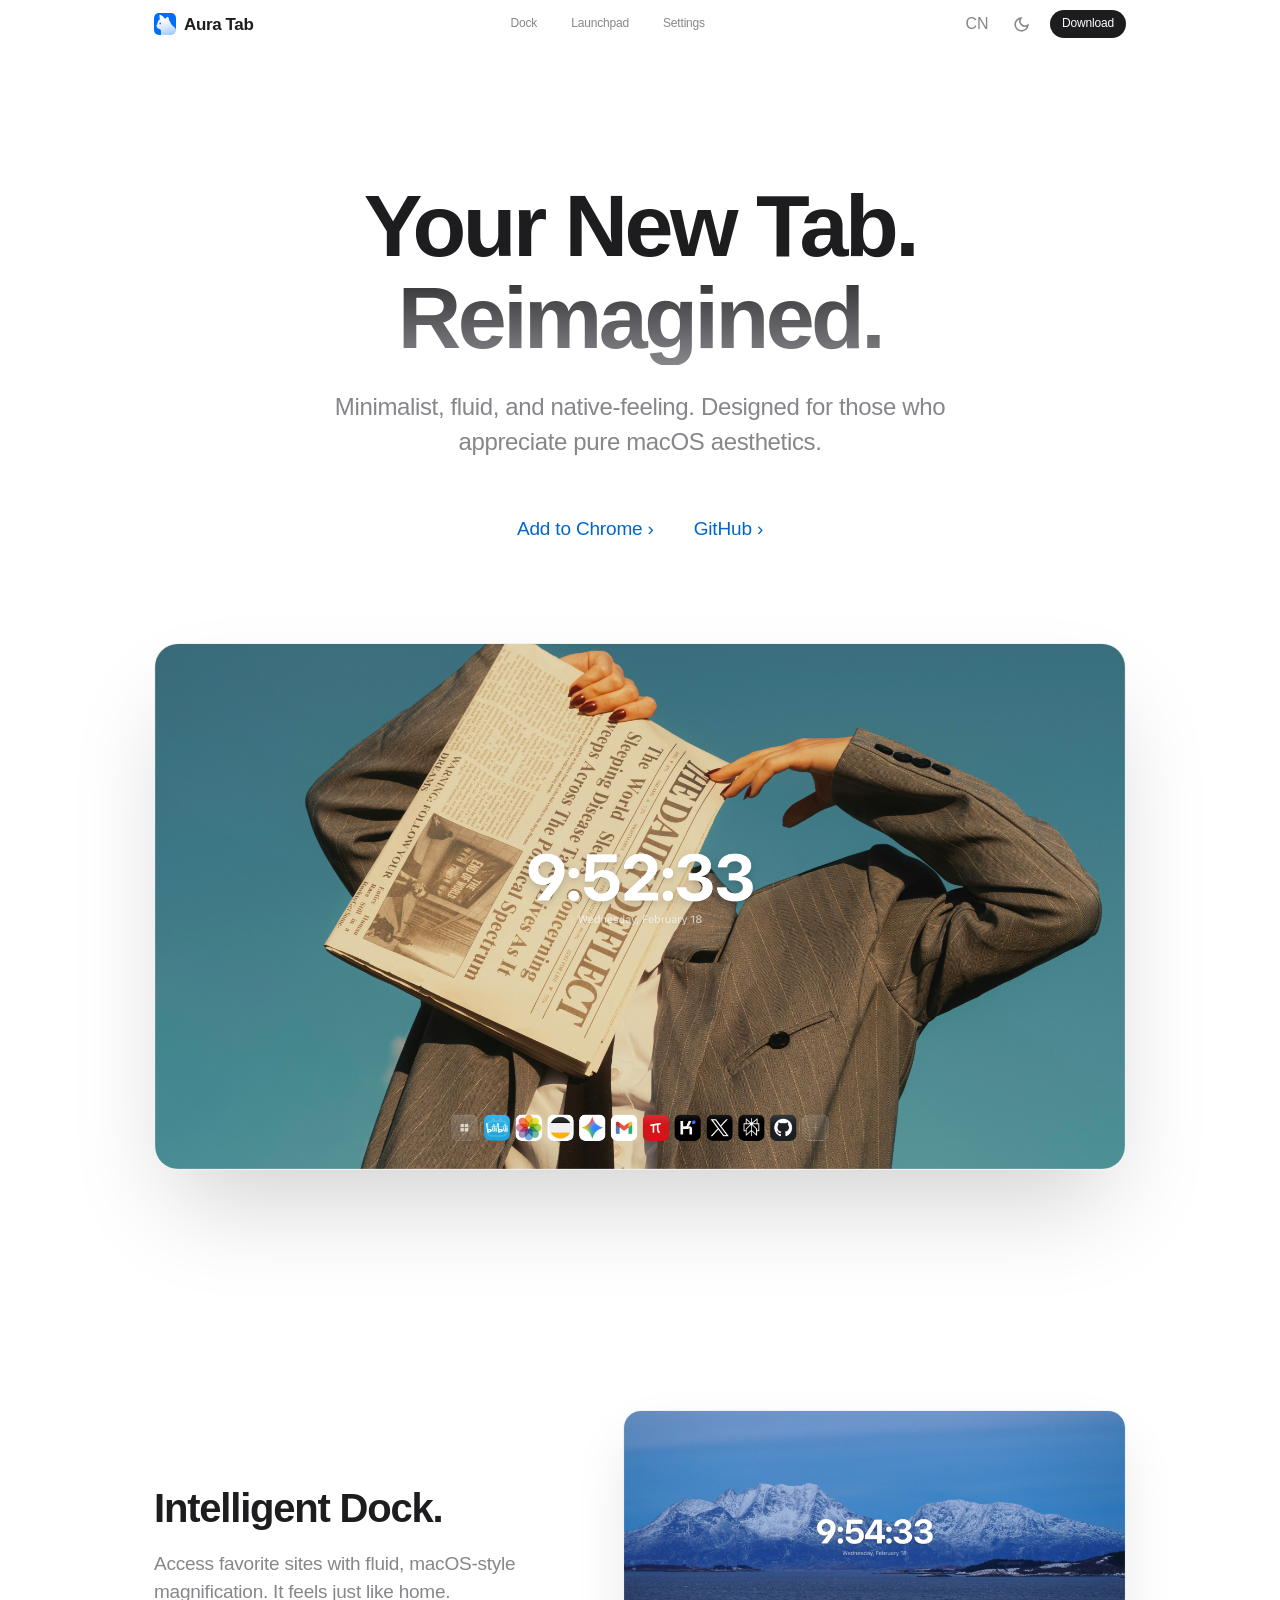
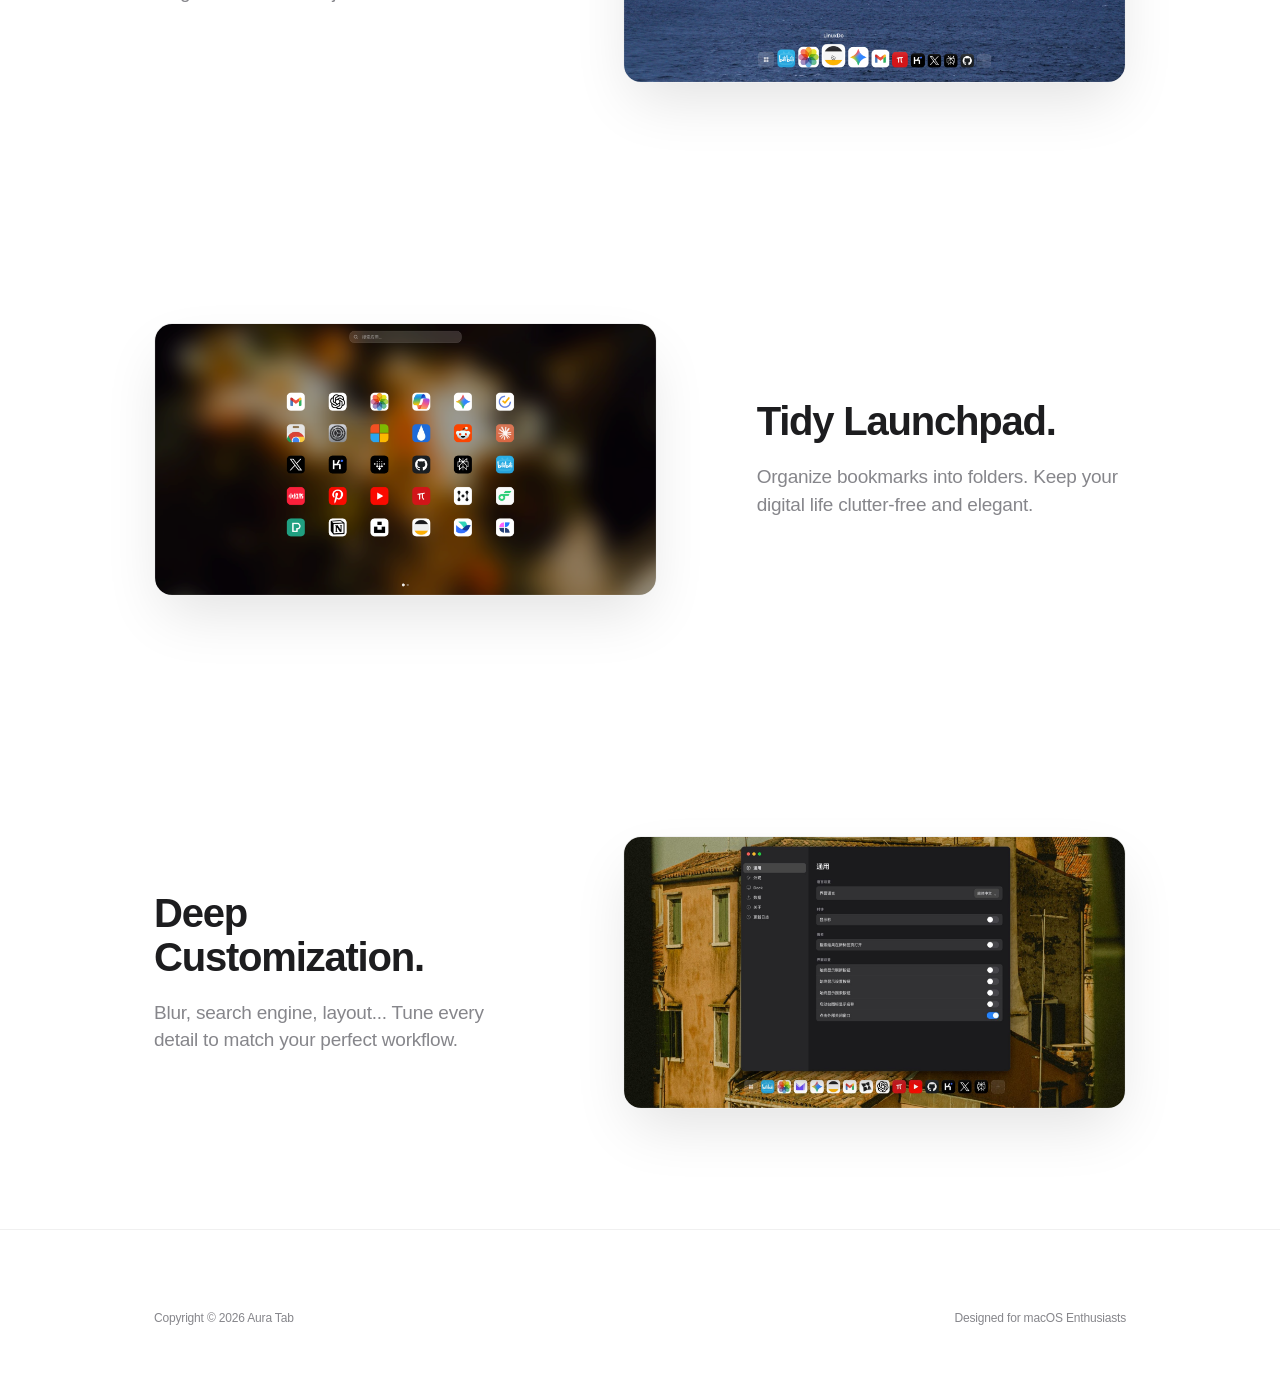
<file: docs/index.html>
<!DOCTYPE html>
<html lang="en">
<head>
    <meta charset="UTF-8">
    <meta name="viewport" content="width=device-width, initial-scale=1.0">
    <title>Aura Tab — Reimagining Your New Tab</title>
    <meta name="description" content="A minimalist, native-feeling New Tab extension for macOS lovers.">
    <meta name="robots" content="index,follow">
    <!-- Absolute URLs below must match the deployed docs origin (e.g. GitHub Pages). Update if the site moves. -->
    <link rel="canonical" href="https://nil-byte.github.io/aura-tab/docs/index.html">
    <meta name="theme-color" content="#ffffff" media="(prefers-color-scheme: light)">
    <meta name="theme-color" content="#000000" media="(prefers-color-scheme: dark)">

    <meta property="og:type" content="website">
    <meta property="og:locale" content="en_US">
    <meta property="og:locale:alternate" content="zh_CN">
    <meta property="og:url" content="https://nil-byte.github.io/aura-tab/docs/index.html">
    <meta property="og:title" content="Aura Tab — Reimagining Your New Tab">
    <meta property="og:description" content="A minimalist, native-feeling New Tab extension for macOS lovers.">
    <meta property="og:image" content="https://nil-byte.github.io/aura-tab/docs/images/desktop.png">

    <meta name="twitter:card" content="summary_large_image">
    <meta name="twitter:title" content="Aura Tab — Reimagining Your New Tab">
    <meta name="twitter:description" content="A minimalist, native-feeling New Tab extension for macOS lovers.">
    <meta name="twitter:image" content="https://nil-byte.github.io/aura-tab/docs/images/desktop.png">

    <link rel="icon" type="image/png" href="images/icon128.png">
    <link rel="apple-touch-icon" href="images/icon128.png">

    <style>
        :root {
            --bg: #ffffff;
            --fg: #1d1d1f;
            --gray: #86868b;
            --link: #0066cc;
            --nav-bg: rgba(255, 255, 255, 0.7);
            --border: rgba(0,0,0,0.06);
            --blur: saturate(180%) blur(20px);
            --font: -apple-system, BlinkMacSystemFont, "SF Pro Display", "SF Pro Text", "Helvetica Neue", Arial, sans-serif;
            --ease: cubic-bezier(0.2, 0.8, 0.2, 1);
            --max-w: 1020px;
        }

        [data-theme="dark"] {
            --bg: #000000;
            --fg: #f5f5f7;
            --gray: #86868b;
            --link: #2997ff;
            --nav-bg: rgba(0, 0, 0, 0.7);
            --border: rgba(255,255,255,0.12);
        }

        * { margin: 0; padding: 0; box-sizing: border-box; }
        html { scroll-behavior: smooth; scroll-padding-top: 80px; }

        .docs-skip-link {
            position: absolute;
            left: -9999px;
            z-index: 100000;
            padding: 12px 16px;
            background: var(--fg);
            color: var(--bg);
            font-size: 14px;
            border-radius: 8px;
        }
        .docs-skip-link:focus {
            left: 16px;
            top: 12px;
        }
        
        body {
            font-family: var(--font);
            background-color: var(--bg);
            color: var(--fg);
            -webkit-font-smoothing: antialiased;
            overflow-x: hidden;
            line-height: 1.47059;
            letter-spacing: -0.011em;
        }

        a { text-decoration: none; color: inherit; transition: all 0.3s var(--ease); }
        img { display: block; width: 100%; height: auto; }

        /* ===== Advanced Nav ===== */
        nav {
            position: fixed;
            top: 0; left: 0; right: 0;
            height: 48px;
            background: transparent;
            z-index: 9999;
            transition:
                background-color 0.35s var(--ease),
                border-color 0.35s var(--ease),
                box-shadow 0.35s var(--ease);
        }

        nav.scrolled {
            background: var(--nav-bg);
            backdrop-filter: var(--blur); -webkit-backdrop-filter: var(--blur);
            border-bottom: 0.5px solid var(--border);
        }

        .nav-content {
            max-width: var(--max-w);
            margin: 0 auto; height: 100%;
            display: flex; justify-content: space-between; align-items: center;
            padding: 0 24px;
        }

        .nav-brand {
            font-size: 17px; font-weight: 600; letter-spacing: -0.022em;
            display: flex; align-items: center; gap: 8px;
        }
        .nav-brand img { width: 22px; height: 22px; border-radius: 5px; }
        
        .nav-items {
            display: flex; gap: 34px;
            font-size: 12px; color: var(--gray); font-weight: 400;
        }
        .nav-items a:hover { color: var(--fg); }

        .nav-right { display: flex; align-items: center; gap: 14px; }
        
        .icon-btn {
            cursor: pointer; width: 30px; height: 30px;
            display: flex; align-items: center; justify-content: center;
            border-radius: 50%; color: var(--gray);
            transition: color 0.2s var(--ease), background-color 0.2s var(--ease);
            border: none;
            background: transparent;
            padding: 0;
            font: inherit;
        }
        .icon-btn:hover { color: var(--fg); background: rgba(0,0,0,0.04); }
        [data-theme="dark"] .icon-btn:hover { background: rgba(255,255,255,0.08); }
        .icon-btn svg { width: 17px; height: 17px; stroke-width: 2.2; }

        @media (prefers-reduced-motion: reduce) {
            html { scroll-behavior: auto; }
            nav { transition: none; }
            .reveal { transition: none !important; opacity: 1 !important; transform: none !important; }
            .reveal.visible { transform: none !important; }
            .hero-image { transition: none !important; }
            .feature-media img { transition: none !important; }
            .feature-row:hover .feature-media img {
                transform: none;
                box-shadow: 0 25px 60px -10px rgba(0,0,0,0.12);
            }
            .cta-pill:hover { transform: none; }
        }

        .cta-pill { 
            font-size: 12px; font-weight: 500;
            background: var(--fg); color: var(--bg);
            padding: 5px 12px; border-radius: 100px;
        }
        .cta-pill:hover { transform: scale(1.04); opacity: 0.9; }

        /* ===== Hero Section ===== */
        .hero {
            padding-top: 180px; padding-bottom: 120px;
            text-align: center; max-width: var(--max-w);
            margin: 0 auto; padding-left: 24px; padding-right: 24px;
        }

        .hero h1 {
            font-size: clamp(48px, 10vw, 88px);
            font-weight: 700; letter-spacing: -0.04em; line-height: 1.05;
            margin-bottom: 24px; text-wrap: balance;
            background: linear-gradient(180deg, var(--fg) 40%, var(--gray) 100%);
            -webkit-background-clip: text; -webkit-text-fill-color: transparent;
        }

        .hero p {
            font-size: clamp(20px, 2.5vw, 24px); color: var(--gray);
            max-width: 680px; margin: 0 auto 56px;
            letter-spacing: -0.015em; font-weight: 400;
        }

        .hero-links {
            display: flex; gap: 40px; justify-content: center;
            font-size: 19px; font-weight: 500; margin-bottom: 100px;
        }
        .hero-links a { color: var(--link); display: flex; align-items: center; gap: 4px; }
        .hero-links a:hover { opacity: 0.7; }

        .hero-image {
            margin: 0 auto; border-radius: 24px;
            box-shadow: 0 50px 100px -20px rgba(0,0,0,0.18);
            border: 0.5px solid var(--border); overflow: hidden;
            transition: transform 1s var(--ease);
        }

        /* ===== Zig-zag Features ===== */
        .feature-section {
            padding: 120px 0; max-width: var(--max-w);
            margin: 0 auto; padding-left: 24px; padding-right: 24px;
        }

        .feature-row {
            display: flex; align-items: center; gap: 100px;
            margin-bottom: 240px;
        }
        .feature-row:last-child { margin-bottom: 0; }
        .feature-row.reverse { flex-direction: row-reverse; }

        .feature-text { flex: 0 0 38%; }
        .feature-media { flex: 1; position: relative; }

        .feature-text h2 {
            font-size: 40px; font-weight: 700;
            letter-spacing: -0.03em; margin-bottom: 20px; line-height: 1.1;
        }
        
        .feature-text p {
            font-size: 19px; color: var(--gray); font-weight: 400;
            letter-spacing: -0.012em; line-height: 1.47;
        }

        .feature-media img {
            border-radius: 18px;
            box-shadow: 0 25px 60px -10px rgba(0,0,0,0.12);
            border: 0.5px solid var(--border);
            transition: all 1.2s var(--ease);
        }
        
        .feature-row:hover .feature-media img {
            transform: translateY(-12px) scale(1.015);
            box-shadow: 0 40px 80px -15px rgba(0,0,0,0.18);
        }

        /* ===== Footer ===== */
        footer {
            border-top: 0.5px solid var(--border);
            padding: 80px 0 60px;
            font-size: 12px; color: var(--gray);
        }
        .footer-content {
            max-width: var(--max-w); margin: 0 auto;
            padding: 0 24px; display: flex; justify-content: space-between;
        }

        /* ===== Advanced Reveal ===== */
        .reveal {
            opacity: 0;
            transform: translateY(50px) scale(0.985);
            transition: opacity 1.4s var(--ease), transform 1.2s var(--ease);
        }
        .reveal.visible {
            opacity: 1;
            transform: translateY(0) scale(1);
        }

        /* i18n */
        [data-lang="zh"] { display: none; }
        body.zh [data-lang="en"] { display: none; }
        body.zh [data-lang="zh"] { display: block; }

        @media (max-width: 860px) {
            .nav-items { display: none; }
            .feature-row, .feature-row.reverse { flex-direction: column; gap: 40px; text-align: left; margin-bottom: 140px; }
            .hero h1 { font-size: 48px; }
        }
    </style>
</head>
<body>

    <a href="#main-content" class="docs-skip-link" data-lang="en">Skip to content</a>
    <a href="#main-content" class="docs-skip-link" data-lang="zh">跳到主内容</a>

    <nav id="navbar" aria-label="Primary">
        <div class="nav-content">
            <div class="nav-brand">
                <img src="images/icon128.png" alt="Aura Tab">
                <span>Aura Tab</span>
            </div>
            <div class="nav-items">
                <a href="#dock">Dock</a>
                <a href="#launchpad" data-lang="en">Launchpad</a><a href="#launchpad" data-lang="zh">启动台</a>
                <a href="#settings" data-lang="en">Settings</a><a href="#settings" data-lang="zh">设置</a>
            </div>
            <div class="nav-right">
                <button type="button" class="icon-btn" id="langBtn" aria-label="Switch language">
                    <span aria-hidden="true">CN</span>
                </button>
                <button type="button" class="icon-btn" id="themeBtn" aria-label="Toggle color theme">
                    <svg class="sun-icon" aria-hidden="true" viewBox="0 0 24 24" fill="none" stroke="currentColor" style="display:none;">
                        <circle cx="12" cy="12" r="4.5"></circle>
                        <path d="M12 1v2M12 21v2M4.22 4.22l1.42 1.42M18.36 18.36l1.42 1.42M1 12h2M21 12h2M4.22 19.78l1.42-1.42M18.36 5.64l1.42-1.42"></path>
                    </svg>
                    <svg class="moon-icon" aria-hidden="true" viewBox="0 0 24 24" fill="none" stroke="currentColor">
                        <path d="M21 12.79A9 9 0 1 1 11.21 3 7 7 0 0 0 21 12.79z"></path>
                    </svg>
                </button>
                <a href="https://chromewebstore.google.com/detail/adeamimoopnlcflnpjgcfmebboajlkja" target="_blank" class="cta-pill">
                    <span data-lang="en">Download</span>
                    <span data-lang="zh">下载</span>
                </a>
            </div>
        </div>
    </nav>

    <main id="main-content">
    <!-- Hero -->
    <section class="hero reveal" aria-label="Introduction">
        <h1 data-lang="en">Your New Tab.<br>Reimagined.</h1>
        <h1 data-lang="zh">全新标签页。<br>重新想象。</h1>
        
        <p data-lang="en">Minimalist, fluid, and native-feeling. Designed for those who appreciate pure macOS aesthetics.</p>
        <p data-lang="zh">极简、顺滑、原生感。专为追求 macOS 原生美学的你而打造。</p>
        
        <div class="hero-links">
            <a href="https://chromewebstore.google.com/detail/adeamimoopnlcflnpjgcfmebboajlkja" target="_blank">
                <span data-lang="en">Add to Chrome ›</span>
                <span data-lang="zh">添加到 Chrome ›</span>
            </a>
            <a href="https://github.com/nil-byte/aura-tab" target="_blank">GitHub ›</a>
        </div>

        <div class="hero-image">
            <img src="images/desktop.png" alt="Aura Tab">
        </div>
    </section>

    <!-- Features -->
    <section class="feature-section">
        <!-- Dock -->
        <div class="feature-row reveal" id="dock">
            <div class="feature-text">
                <h2 data-lang="en">Intelligent Dock.</h2>
                <h2 data-lang="zh">灵动 Dock。</h2>
                <p data-lang="en">Access favorite sites with fluid, macOS-style magnification. It feels just like home.</p>
                <p data-lang="zh">经典的 macOS 放大动效，让每一次交互都顺滑自然。你的常用网站，触手可及。</p>
            </div>
            <div class="feature-media">
                <img src="images/dock.png" alt="Dock Feature">
            </div>
        </div>

        <!-- Launchpad -->
        <div class="feature-row reverse reveal" id="launchpad">
            <div class="feature-text">
                <h2 data-lang="en">Tidy Launchpad.</h2>
                <h2 data-lang="zh">整洁启动台。</h2>
                <p data-lang="en">Organize bookmarks into folders. Keep your digital life clutter-free and elegant.</p>
                <p data-lang="zh">像管理系统应用一样组织书签。用文件夹归类，还你一个清爽的数字空间。</p>
            </div>
            <div class="feature-media">
                <img src="images/launchpad.png" alt="Launchpad Feature">
            </div>
        </div>

        <!-- Settings -->
        <div class="feature-row reveal" id="settings">
            <div class="feature-text">
                <h2 data-lang="en">Deep Customization.</h2>
                <h2 data-lang="zh">深度定制。</h2>
                <p data-lang="en">Blur, search engine, layout... Tune every detail to match your perfect workflow.</p>
                <p data-lang="zh">毛玻璃强度、搜索引擎、布局偏好... 每一个细节都由你控制。定制属于你的纯净空间。</p>
            </div>
            <div class="feature-media">
                <img src="images/setting.jpg" alt="Settings Feature">
            </div>
        </div>
    </section>

    </main>

    <footer>
        <div class="footer-content">
            <div>Copyright © 2026 Aura Tab</div>
            <div>Designed for macOS Enthusiasts</div>
        </div>
    </footer>

    <script>
        // Nav scroll: rAF-throttled class toggle (avoid scroll handler doing redundant work)
        const nav = document.getElementById('navbar');
        let navScrollQueued = false;
        function syncNavScrolled() {
            navScrollQueued = false;
            if (window.scrollY > 50) nav.classList.add('scrolled');
            else nav.classList.remove('scrolled');
        }
        window.addEventListener('scroll', () => {
            if (!navScrollQueued) {
                navScrollQueued = true;
                requestAnimationFrame(syncNavScrolled);
            }
        }, { passive: true });

        // Theme Logic
        const themeBtn = document.getElementById('themeBtn');
        const sunIcon = document.querySelector('.sun-icon');
        const moonIcon = document.querySelector('.moon-icon');
        const html = document.documentElement;

        function setTheme(theme) {
            html.setAttribute('data-theme', theme);
            localStorage.setItem('theme', theme);
            if (theme === 'dark') {
                sunIcon.style.display = 'block'; moonIcon.style.display = 'none';
            } else {
                sunIcon.style.display = 'none'; moonIcon.style.display = 'block';
            }
        }

        themeBtn.addEventListener('click', () => {
            const current = html.getAttribute('data-theme') || 'light';
            setTheme(current === 'light' ? 'dark' : 'light');
        });

        const savedTheme = localStorage.getItem('theme');
        if (savedTheme) setTheme(savedTheme);
        else if (window.matchMedia('(prefers-color-scheme: dark)').matches) setTheme('dark');

        // Lang Logic
        const langBtn = document.getElementById('langBtn');
        const langShown = langBtn.querySelector('span[aria-hidden="true"]');
        const body = document.body;

        function applyDocsLang(isZh) {
            document.documentElement.lang = isZh ? 'zh-CN' : 'en';
            langBtn.setAttribute('aria-label', isZh ? 'Switch language to English' : '切换到中文');
        }

        langBtn.addEventListener('click', () => {
            const isZh = body.classList.toggle('zh');
            if (langShown) langShown.textContent = isZh ? 'EN' : 'CN';
            localStorage.setItem('lang', isZh ? 'zh' : 'en');
            applyDocsLang(isZh);
        });
        const storedLang = localStorage.getItem('lang');
        if (storedLang === 'zh') {
            body.classList.add('zh');
            if (langShown) langShown.textContent = 'EN';
            applyDocsLang(true);
        } else if (storedLang === 'en') {
            if (langShown) langShown.textContent = 'CN';
            applyDocsLang(false);
        } else if (navigator.language.startsWith('zh')) {
            body.classList.add('zh');
            if (langShown) langShown.textContent = 'EN';
            applyDocsLang(true);
        } else {
            if (langShown) langShown.textContent = 'CN';
            applyDocsLang(false);
        }

        // Reveal Logic
        const observer = new IntersectionObserver((entries) => {
            entries.forEach(entry => {
                if (entry.isIntersecting) entry.target.classList.add('visible');
            });
        }, { threshold: 0.15 });
        document.querySelectorAll('.reveal').forEach(el => observer.observe(el));
    </script>
</body>
</html>
</file>
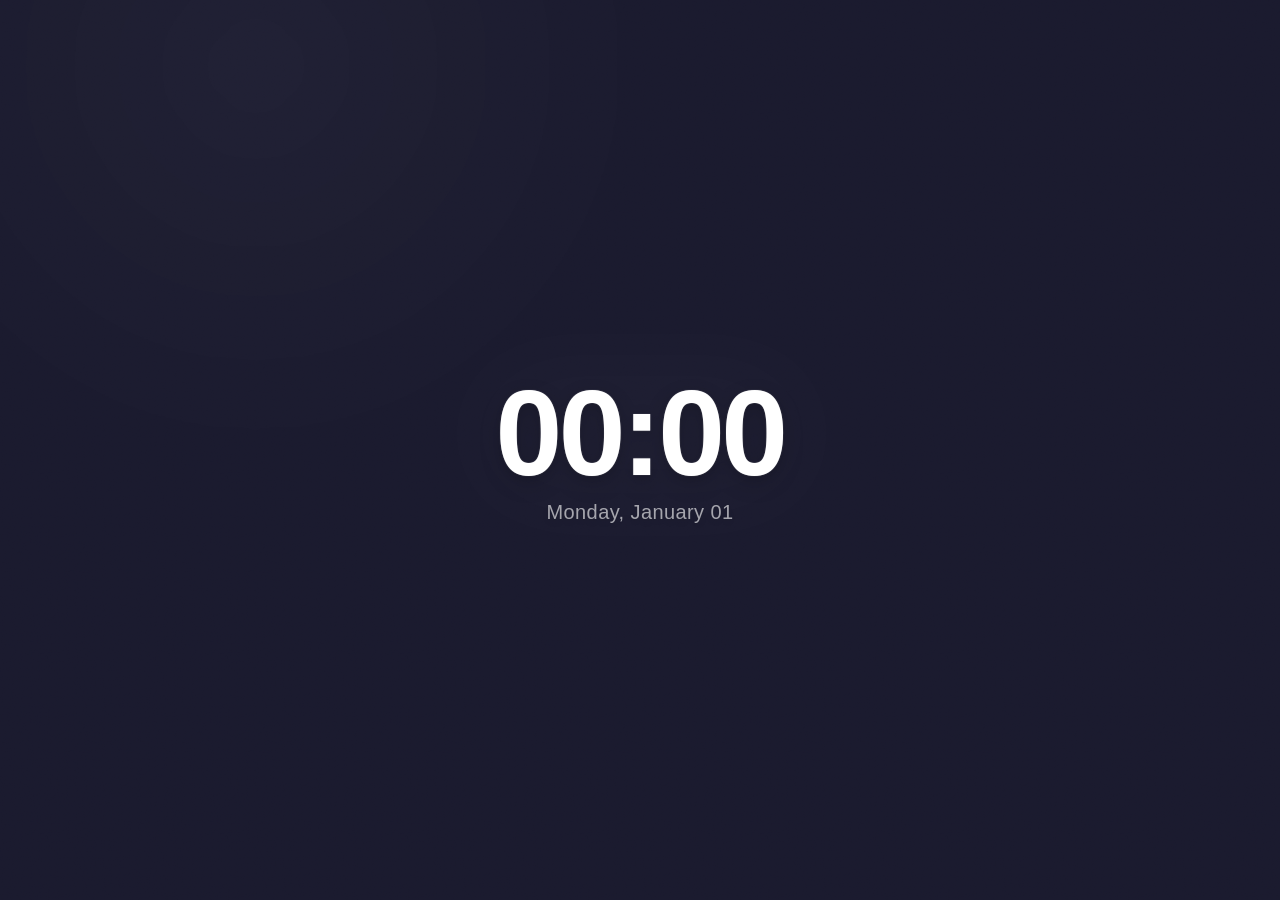
<file: newtab.html>
<!DOCTYPE html>
<html lang="zh-CN" data-i18n-title="pageTitle" style="background:#1a1a2e;">

<head>
    <meta charset="UTF-8">
    <title>New Tab</title>
    <script src="scripts/boot/first-paint.js"></script>
    <link rel="stylesheet" href="styles/bundle.css">
</head>

<body>
    <a href="#main-content" class="skip-link" data-i18n="skipToMain"></a>

    <div class="light-orb" aria-hidden="true"></div>
    <div class="ui-grain" aria-hidden="true"></div>

    <div class="search-container" id="searchContainer">
        <div class="search-engine-wrapper">
            <button class="search-engine-btn" id="searchEngineBtn" data-i18n="ariaSwitchEngine"
                data-i18n-attr="aria-label" aria-label="" tabindex="-1">
                <svg aria-hidden="true" width="24" height="24" viewBox="0 0 24 24" fill="currentColor">
                    <path
                        d="M15.5 14h-.79l-.28-.27A6.471 6.471 0 0016 9.5 6.5 6.5 0 109.5 16c1.61 0 3.09-.59 4.23-1.57l.27.28v.79l5 4.99L20.49 19l-4.99-5zm-6 0C7.01 14 5 11.99 5 9.5S7.01 5 9.5 5 14 7.01 14 9.5 11.99 14 9.5 14z" />
                </svg>
            </button>
        </div>
        <input type="text" class="search-input" id="searchInput" data-i18n="searchPlaceholder" placeholder=""
            autofocus>
    </div>
    <div class="layout-container" id="main-content">
        <div class="clock-container">
            <div class="clock-wrapper">
                <div class="clock" id="clock">00:00</div>
                <div class="date" id="date">Monday, January 01</div>
            </div>
        </div>
    </div>
    <div class="quicklinks-container hide-hover-names" id="quicklinksContainer" data-style="medium">
        <button class="launchpad-btn" id="launchpadBtn" data-i18n="ariaLaunchpad" data-i18n-attr="aria-label"
            aria-label="" tabindex="-1">
            <svg aria-hidden="true" width="18" height="18" viewBox="0 0 24 24" fill="currentColor">
                <rect x="2.5" y="2.5" width="8.5" height="8.5" rx="1.5" />
                <rect x="13" y="2.5" width="8.5" height="8.5" rx="1.5" />
                <rect x="2.5" y="13" width="8.5" height="8.5" rx="1.5" />
                <rect x="13" y="13" width="8.5" height="8.5" rx="1.5" />
            </svg>
        </button>
        <div class="dock-separator" aria-hidden="true"></div>
        <ul class="quicklinks-list" id="quicklinksList"></ul>
        <div class="dock-separator" aria-hidden="true"></div>
        <div class="quicklinks-add-wrapper">
            <button class="quicklinks-add-btn" id="quicklinksAddBtn" data-i18n="ariaAddLink" data-i18n-attr="aria-label"
                aria-label="" tabindex="-1">
                <svg aria-hidden="true" width="20" height="20" viewBox="0 0 24 24" fill="none" stroke="currentColor" stroke-width="2"
                    stroke-linecap="round" stroke-linejoin="round">
                    <line x1="12" y1="5" x2="12" y2="19" />
                    <line x1="5" y1="12" x2="19" y2="12" />
                </svg>
            </button>
        </div>
    </div>

    <div class="launchpad-overlay" id="launchpadOverlay" data-modal="true" role="dialog" aria-modal="true"
        data-i18n="ariaLaunchpad" data-i18n-attr="aria-label" aria-label="" aria-hidden="true">
        <div class="launchpad-container" id="launchpadContainer">
            <div class="launchpad-search-bar">
                <svg aria-hidden="true" class="launchpad-search-icon" viewBox="0 0 24 24" fill="none" stroke="currentColor"
                    stroke-width="2" stroke-linecap="round" stroke-linejoin="round">
                    <circle cx="11" cy="11" r="7" />
                    <path d="M21 21l-4.35-4.35" />
                </svg>
                <input type="text" class="launchpad-search-input" id="launchpadSearchInput" data-i18n="searchApps"
                    placeholder="" autocomplete="off">
            </div>
            <div class="launchpad-pages-wrapper">
                <div class="launchpad-pages" id="launchpadPages"></div>
            </div>
            <div class="launchpad-indicator" id="launchpadIndicator"></div>
        </div>
    </div>
    <div class="mac-window-overlay" id="macSettingsOverlay" data-modal="true" role="dialog"
        aria-modal="true" aria-labelledby="macSettingsTitle" aria-hidden="true">
        <div class="mac-window" id="macSettingsWindow">
        </div>
    </div>
    <div class="engine-switcher-overlay" id="engineSwitcherOverlay" data-modal="true" role="dialog" aria-modal="true"
        data-i18n="ariaSwitchEngine" data-i18n-attr="aria-label" aria-label="" aria-hidden="true">
        <div class="engine-switcher" id="engineSwitcher">
            <div class="engine-switcher-buttons" id="engineSwitcherButtons" role="group">
            </div>
        </div>
    </div>
    <div class="quicklink-dialog-overlay" id="quicklinkDialogOverlay" data-modal="true" role="dialog" aria-modal="true"
        aria-labelledby="quicklinkDialogTitle" aria-hidden="true">
        <div class="quicklink-dialog" id="quicklinkDialog">
            <div class="quicklink-dialog-header">
                <div class="quicklink-dialog-header-start">
                    <div class="quicklink-dialog-header-icon" aria-hidden="true">
                        <svg width="21" height="21" viewBox="0 0 24 24" fill="none" stroke="currentColor" stroke-width="1.9" stroke-linecap="round" stroke-linejoin="round">
                            <path d="M9.5 14.5 14.5 9.5"/>
                            <path d="m7.25 17.75-1 1a3.536 3.536 0 0 1-5-5l3-3a3.536 3.536 0 0 1 5 0" transform="translate(3)"/>
                            <path d="m16.75 6.25 1-1a3.536 3.536 0 0 1 5 5l-3 3a3.536 3.536 0 0 1-5 0" transform="translate(-3)"/>
                        </svg>
                    </div>
                    <h3 id="quicklinkDialogTitle" data-i18n="dialogAddLink"></h3>
                </div>
                <button class="quicklink-dialog-close" id="quicklinkDialogClose" data-i18n="ariaClose" data-i18n-attr="aria-label" aria-label="">
                    <svg aria-hidden="true" width="16" height="16" viewBox="0 0 24 24" fill="none" stroke="currentColor" stroke-width="2" stroke-linecap="round" stroke-linejoin="round">
                        <path d="M18 6L6 18"/><path d="M6 6l12 12"/>
                    </svg>
                </button>
            </div>
            <div class="quicklink-dialog-content">
                <section class="quicklink-identity-editor">
                    <div class="quicklink-dialog-preview">
                        <div class="quicklink-preview-icon" id="quicklinkPreviewIcon">
                            <span class="preview-fallback">?</span>
                        </div>
                    </div>
                    <div class="quicklink-identity-main">
                        <div class="quicklink-primary-fields">
                            <label class="quicklink-form-label">
                                <span data-i18n="dialogUrl"></span>
                                <div class="quicklink-input-shell">
                                    <svg class="quicklink-input-leading-icon" width="16" height="16" viewBox="0 0 24 24" fill="none" stroke="currentColor" stroke-width="2" stroke-linecap="round" stroke-linejoin="round"><circle cx="12" cy="12" r="10"/><path d="M2 12h20"/><path d="M12 2a15.3 15.3 0 0 1 4 10 15.3 15.3 0 0 1-4 10 15.3 15.3 0 0 1-4-10 15.3 15.3 0 0 1 4-10z"/></svg>
                                    <input type="url" id="quicklinkUrlInput" data-i18n="dialogUrlPlaceholder" placeholder="" maxlength="512" autocomplete="url" aria-describedby="quicklinkUrlError">
                                </div>
                                <p class="quicklink-url-error" id="quicklinkUrlError" role="alert" aria-live="polite"></p>
                            </label>
                            <label class="quicklink-form-label">
                                <span data-i18n="dialogTitle"></span>
                                <input type="text" id="quicklinkTitleInput" data-i18n="dialogTitlePlaceholder" placeholder="" maxlength="64">
                            </label>
                        </div>
                        <div class="quicklink-appearance-row">
                            <div class="quicklink-mode-slot">
                                <div class="quicklink-icon-options" data-icon-panel="auto">
                                    <p data-i18n="dialogIconAutoHint"></p>
                                    <div class="quicklink-form-action hidden" id="quicklinkRefreshIconRow">
                                        <button type="button" class="quicklink-btn-text" id="quicklinkRefreshIconBtn">
                                            <svg aria-hidden="true" width="14" height="14" viewBox="0 0 24 24" fill="none" stroke="currentColor" stroke-width="2"><path d="M21 12a9 9 0 11-2.636-6.364"/><path d="M21 3v6h-6"/></svg>
                                            <span id="quicklinkRefreshIconLabel" data-i18n="iconCacheRefreshBtn"></span>
                                        </button>
                                    </div>
                                </div>
                                <div class="quicklink-icon-options hidden" data-icon-panel="custom">
                                    <input class="quicklink-mode-input" type="url" id="quicklinkIconInput" data-i18n="dialogCustomIconPlaceholder" placeholder="" maxlength="512" aria-labelledby="quicklinkIconModeCustom">
                                </div>
                                <div class="quicklink-icon-options hidden" data-icon-panel="text">
                                    <input class="quicklink-mode-input" type="text" id="quicklinkIconTextInput" maxlength="8" autocomplete="off" data-i18n="dialogIconText" placeholder="" aria-labelledby="quicklinkIconModeText">
                                    <button class="quicklink-color-well" type="button" id="quicklinkColorWell" data-i18n="dialogIconCustomColor" data-i18n-attr="aria-label" aria-label="">
                                        <span class="quicklink-color-well-swatch" aria-hidden="true"></span>
                                    </button>
                                    <input class="quicklink-native-color-input" type="color" id="quicklinkCustomColorInput" value="#475569" tabindex="-1" aria-hidden="true">
                                </div>
                            </div>
                            <div class="quicklink-icon-mode" id="quicklinkIconMode" role="radiogroup" aria-label="Icon style">
                                <button type="button" data-mode="auto" role="radio" aria-checked="true" data-i18n="dialogIconModeAuto"></button>
                                <button type="button" id="quicklinkIconModeCustom" data-mode="custom" role="radio" aria-checked="false" data-i18n="dialogIconModeCustom"></button>
                                <button type="button" id="quicklinkIconModeText" data-mode="text" role="radio" aria-checked="false" data-i18n="dialogIconModeText"></button>
                            </div>
                        </div>
                    </div>
                </section>
                <section class="quicklink-secondary-fields">
                    <label class="quicklink-form-label">
                        <span><span data-i18n="dialogTags"></span> <small>(<span data-i18n="dialogOptional"></span>)</small></span>
                        <div class="quicklink-tags-wrapper">
                            <div class="quicklink-tags-container" id="quicklinkTagsContainer"></div>
                            <input type="text" id="quicklinkTagsInput" data-i18n="dialogTagsPlaceholder" placeholder="" maxlength="10" autocomplete="off">
                            <div class="quicklink-tags-suggestions" id="quicklinkTagsSuggestions"></div>
                        </div>
                    </label>
                    <label class="quicklink-form-option" for="quicklinkDockCheckbox">
                        <input type="checkbox" id="quicklinkDockCheckbox">
                        <span data-i18n="dialogShowInDock"></span>
                    </label>
                </section>
            </div>
            <div class="quicklink-dialog-footer">
                <button class="quicklink-btn quicklink-btn-secondary hidden" id="quicklinkDeleteBtn" data-i18n="dialogDelete"></button>
                <div class="quicklink-dialog-footer-end">
                    <button class="quicklink-btn quicklink-btn-cancel" id="quicklinkCancelBtn" data-i18n="cancel"></button>
                    <button class="quicklink-btn quicklink-btn-primary" id="quicklinkSaveBtn" data-i18n="dialogSave"></button>
                </div>
            </div>
        </div>
    </div>
    <div class="quicklink-context-menu" id="quicklinkContextMenu" data-modal="true" role="menu" aria-label=""
        aria-hidden="true">
    </div>

    <div class="corner-zone corner-top-left" id="cornerTopLeft">
        <button class="refresh-bg-btn" id="refreshBgBtn" data-i18n="ariaRefreshBg" data-i18n-attr="aria-label"
            aria-label="" tabindex="-1">
            <svg aria-hidden="true" width="18" height="18" viewBox="0 0 24 24" fill="none" stroke="currentColor" stroke-width="1.5"
                stroke-linecap="round" stroke-linejoin="round">
                <path d="M21 12a9 9 0 11-2.636-6.364" />
                <path d="M21 3v6h-6" />
            </svg>
        </button>
    </div>
    <div class="corner-zone corner-top-right disabled" id="cornerTopRight">
        <div class="photo-info hidden" id="photoInfo">
            <a class="photo-author" id="photoAuthor" href="#" target="_blank" rel="noopener noreferrer" tabindex="-1">
                <span class="author-prefix" data-i18n="photoByPrefix"></span><span class="author-name"
                    id="authorName"></span>
            </a>
            <button class="download-bg-btn" id="downloadBgBtn" data-i18n="ariaDownloadBg" data-i18n-attr="aria-label"
                aria-label="" tabindex="-1">
                <svg aria-hidden="true" width="16" height="16" viewBox="0 0 24 24" fill="none" stroke="currentColor" stroke-width="1.5"
                    stroke-linecap="round" stroke-linejoin="round">
                    <path d="M21 15v4a2 2 0 01-2 2H5a2 2 0 01-2-2v-4" />
                    <polyline points="7 10 12 15 17 10" />
                    <line x1="12" y1="15" x2="12" y2="3" />
                </svg>
            </button>
        </div>
    </div>
    <div class="corner-zone corner-bottom-left" id="cornerBottomLeft">
        <button class="settings-btn" id="settingsBtn" data-i18n="ariaSettings" data-i18n-attr="aria-label" aria-label=""
            tabindex="-1">
            <svg aria-hidden="true" width="18" height="18" viewBox="0 0 24 24" fill="none" stroke="currentColor" stroke-width="1.5"
                stroke-linecap="round" stroke-linejoin="round">
                <circle cx="12" cy="12" r="3" />
                <path
                    d="M19.4 15a1.65 1.65 0 00.33 1.82l.06.06a2 2 0 010 2.83 2 2 0 01-2.83 0l-.06-.06a1.65 1.65 0 00-1.82-.33 1.65 1.65 0 00-1 1.51V21a2 2 0 01-2 2 2 2 0 01-2-2v-.09A1.65 1.65 0 009 19.4a1.65 1.65 0 00-1.82.33l-.06.06a2 2 0 01-2.83 0 2 2 0 010-2.83l.06-.06a1.65 1.65 0 00.33-1.82 1.65 1.65 0 00-1.51-1H3a2 2 0 01-2-2 2 2 0 012-2h.09A1.65 1.65 0 004.6 9a1.65 1.65 0 00-.33-1.82l-.06-.06a2 2 0 010-2.83 2 2 0 012.83 0l.06.06a1.65 1.65 0 001.82.33H9a1.65 1.65 0 001-1.51V3a2 2 0 012-2 2 2 0 012 2v.09a1.65 1.65 0 001 1.51 1.65 1.65 0 001.82-.33l.06-.06a2 2 0 012.83 0 2 2 0 010 2.83l-.06.06a1.65 1.65 0 00-.33 1.82V9a1.65 1.65 0 001.51 1H21a2 2 0 012 2 2 2 0 01-2 2h-.09a1.65 1.65 0 00-1.51 1z" />
            </svg>
        </button>
    </div>
    <div class="corner-zone corner-bottom-right" id="cornerBottomRight">
        <button class="search-toggle-btn" id="searchToggleBtn" data-i18n="ariaSearch" data-i18n-attr="aria-label"
            aria-label="" tabindex="-1">
            <svg aria-hidden="true" width="20" height="20" viewBox="0 0 24 24" fill="none" stroke="currentColor" stroke-width="1.5"
                stroke-linecap="round" stroke-linejoin="round">
                <circle cx="11" cy="11" r="7" />
                <path d="M21 21l-4.35-4.35" />
            </svg>
        </button>
    </div>
    <script type="module" src="scripts/main.js"></script>
</body>

</html>
</file>
<file: styles/bundle.css>
:root {

    /*
     * Color roles (redesign-skill): treat --accent-primary as the only brand accent on main UI.
     * Semantic colors below are for status / destructive / success — keep usage small and local.
     */
    --color-white: #FFFFFF;
    --color-blue: #0A84FF;
    --accent-primary: var(--color-blue);
    --color-green: #30D158;
    --color-red: #FF453A;
    --color-orange: #FF9F0A;
    --color-pink: #FF375F;

    --color-gray-6: #1C1C1E;

    --text-primary: #FFFFFF;
    --text-secondary: rgba(255, 255, 255, 0.7);
    --text-tertiary: rgba(255, 255, 255, 0.5);
    --text-quaternary: rgba(255, 255, 255, 0.3);


    --bg-primary: rgba(28, 28, 30, 0.8);

    --surface-glass: rgb(255 255 255 / 0.08);
    --surface-glass-hover: rgba(255, 255, 255, 0.12);

    --overlay-highlight: rgb(255 255 255 / 0.15);
    --overlay-medium: rgba(255, 255, 255, 0.2);

    --border-subtle: rgba(255, 255, 255, 0.06);
    --border-default: rgb(255 255 255 / 0.1);

    /* Cool-tinted shadows (read as depth on dark navy UI, not flat gray-black) */

    --font-system: -apple-system, BlinkMacSystemFont, 'SF Pro Text', 'Helvetica Neue', sans-serif;
    --font-display: -apple-system, BlinkMacSystemFont, 'SF Pro Display', 'Helvetica Neue', sans-serif;

    --text-2xs: 9px;
    --text-xs: 11px;
    --text-sm: 13px;
    --text-base: 15px;
    --text-input-safe: 16px;

    --text-lg: 17px;
    --text-xl: 20px;
    --text-2xl: 24px;
    --text-3xl: 28px;
    --text-clock: 120px;

    --font-regular: 400;
    --font-medium: 500;
    --font-semibold: 600;
    --font-bold: 700;

    --leading-snug: 1.25;
    --leading-normal: 1.5;
    --leading-relaxed: 1.625;

    --tracking-tight: -0.02em;
    --tracking-caps: 0.04em;

    --space-1: 4px;
    --space-2: 8px;
    --space-3: 12px;
    --space-4: 16px;
    --space-5: 20px;
    --space-6: 24px;
    --space-7: 28px;
    --space-8: 32px;
    --space-10: 40px;
    --space-12: 48px;
    --space-16: 64px;

    --radius-2xs: 2px;
    --radius-xs: 4px;
    --radius-sm: 8px;
    --radius-md: 12px;
    --radius-lg: 16px;
    --radius-xl: 20px;
    --radius-2xl: 24px;
    --radius-full: 9999px;

    --radius-button: 20px;

    --radius-input: 12px;


    --shadow-color-light: rgb(8 14 32 / 0.1);
    --shadow-color-medium: rgba(6, 12, 28, 0.2);
    --shadow-color-heavy: rgba(4, 10, 24, 0.32);
    --shadow-color-deep: rgba(2, 8, 22, 0.42);

    --shadow-outline: 0 0 0 0.5px rgba(255, 255, 255, 0.06);

    --shadow-elevation-1:
        var(--shadow-outline),
        0 1px 2px var(--shadow-color-light),
        0 2px 4px var(--shadow-color-light);

    --shadow-elevation-2:
        var(--shadow-outline),
        0 2px 4px var(--shadow-color-light),
        0 4px 12px var(--shadow-color-medium),
        0 8px 24px var(--shadow-color-light);

    --shadow-elevation-3:
        var(--shadow-outline),
        0 4px 8px var(--shadow-color-light),
        0 8px 24px var(--shadow-color-medium),
        0 16px 48px var(--shadow-color-light);

    --shadow-elevation-4:
        var(--shadow-outline),
        0 8px 16px var(--shadow-color-medium),
        0 16px 48px var(--shadow-color-heavy),
        0 24px 72px var(--shadow-color-medium);

    --shadow-elevation-5:
        var(--shadow-outline),
        0 12px 32px var(--shadow-color-heavy),
        0 24px 80px var(--shadow-color-deep);

    --shadow-glass-inset:
        inset 0 1px 0 var(--overlay-highlight),
        inset 0 -0.5px 0 rgba(0, 0, 0, 0.03);

    --shadow-panel: var(--shadow-elevation-5);

    --shadow-focus: 0 0 0 3px rgba(10, 132, 255, 0.25);

    --shadow-lift:
        0 8px 20px rgba(0, 0, 0, 0.20),
        0 4px 8px rgba(0, 0, 0, 0.12);
    --shadow-press:
        0 2px 4px rgba(0, 0, 0, 0.12),
        0 1px 2px var(--shadow-color-light);

    --blur-2xs: 4px;
    --blur-sm: 16px;
    --blur-md: 24px;
    --blur-lg: 32px;
    --blur-xl: 40px;
    --blur-2xl: 48px;

    --glass-saturate: 180%;
    --glass-filter-blur-xl: blur(var(--blur-xl)) saturate(var(--glass-saturate));
    --glass-filter-quicklink-title: blur(var(--blur-md)) saturate(var(--glass-saturate));
    --glass-filter-launchpad-search: blur(var(--blur-sm)) saturate(150%);
    --glass-filter-quicklink-menu: blur(var(--blur-2xl)) saturate(var(--glass-saturate)) brightness(var(--glass-brightness-hover));
    --glass-brightness: 1.02;
    --glass-brightness-hover: 1.05;
    --glass-brightness-dimmed: 0.7;

    --glass-tier-1-bg: rgba(255, 255, 255, 0.04);
    --glass-tier-1-border: var(--surface-glass);

    --glass-tier-2-bg: rgba(255, 255, 255, 0.06);
    --glass-tier-2-bg-hover: rgba(255, 255, 255, 0.10);
    --glass-tier-2-bg-active: rgba(255, 255, 255, 0.14);
    --glass-tier-2-border: rgba(255, 255, 255, 0.12);
    --glass-tier-2-border-hover: rgba(255, 255, 255, 0.18);
    --glass-tier-2-blur: var(--blur-md);

    --glass-tier-3-bg: var(--surface-glass);
    --glass-tier-3-bg-hover: rgba(255, 255, 255, 0.12);
    --glass-tier-3-bg-focus: rgba(255, 255, 255, 0.14);
    --glass-tier-3-border: rgba(255, 255, 255, 0.12);
    --glass-tier-3-border-hover: rgba(255, 255, 255, 0.16);
    --glass-tier-3-border-focus: rgba(255, 255, 255, 0.20);
    --glass-tier-3-blur: var(--blur-lg);
    --launchpad-search-bg-rest: var(--glass-tier-3-bg-hover);
    --launchpad-search-bg-focus: var(--glass-tier-3-bg-focus);
    --launchpad-search-border-rest: var(--glass-tier-3-border);
    --launchpad-search-border-focus: var(--glass-tier-3-border-focus);

    --glass-tier-4-bg: rgba(255, 255, 255, 0.10);
    --glass-tier-4-border: rgba(255, 255, 255, 0.14);

    --glass-tier-5-bg: rgba(28, 28, 30, 0.88);
    --glass-tier-5-border: var(--surface-glass);
    --glass-tier-5-blur: var(--blur-2xl);


    --duration-fast: 150ms;
    --duration-normal: 250ms;
    --duration-slow: 400ms;
    --duration-slower: 600ms;
    --duration-pulse: 1000ms;
    --duration-sortable: 200ms;

    --ease-default: cubic-bezier(0.25, 0.46, 0.45, 0.94);
    --ease-in: cubic-bezier(0.4, 0, 1, 1);
    --ease-out: cubic-bezier(0, 0, 0.2, 1);
    --ease-in-out: cubic-bezier(0.4, 0, 0.2, 1);

    --ease-spring: cubic-bezier(0.175, 0.885, 0.32, 1.1);


    --ease-spring-gentle: cubic-bezier(0.25, 1, 0.5, 1);


    --ease-sortable: var(--ease-spring-gentle);

    /* Strong ease-out for interactive UI (design-engineering convention) */
    --ease-out-strong: cubic-bezier(0.23, 1, 0.32, 1);

    --launchpad-page-transition-duration: 320ms;
    --launchpad-page-transition-ease: var(--ease-out-strong);
    --launchpad-page-inactive-scale: 0.985;
    --launchpad-page-inactive-opacity: 0.92;

    /* Press feedback: keep within ~0.95–0.98; decorative entrances use --scale-overlay-initial */
    --scale-lift: 1.06;
    --scale-lift-subtle: 1.03;
    --scale-press: 0.96;
    --scale-press-subtle: 0.97;
    --scale-overlay-initial: 0.92;
    --scale-drag: 1.12;
    --scale-pressed: 0.97;

    --opacity-disabled: 0.4;
    --opacity-hover: 0.8;

    --transition-fast: var(--duration-fast) var(--ease-default);
    --transition-normal: var(--duration-normal) var(--ease-default);

    --elevation-bg-wrapper: -1;

    --elevation-bg-media: 0;

    --elevation-bg-overlay: 1;

    --elevation-bg-texture: 2;

    --elevation-base: 0;

    --z-layer-1: 1;
    --z-layer-2: 2;

    --elevation-raised: 10;
    --elevation-dock: 300;
    --elevation-overlay: 400;
    --elevation-modal: 500;
    --elevation-tooltip: 700;
    --elevation-drag-mirror: 900;
    --elevation-context-menu: 950;
    --elevation-max: 1000;

    --z-base: var(--elevation-base);
    --z-fixed: var(--elevation-dock);
    --z-modal: var(--elevation-modal);
    --z-tooltip: var(--elevation-tooltip);
    --z-drag-mirror: var(--elevation-drag-mirror);
    --z-context-menu: var(--elevation-context-menu);
    --z-toast: var(--elevation-max);
    --z-dock: var(--elevation-dock);
    --z-launchpad: var(--elevation-overlay);
    --z-raised: var(--elevation-raised);
    --z-settings-overlay: var(--elevation-overlay);

    --z-window-viewer: 50;
    --z-window-controls: 200;


    --z-viewer-content: 1;

    --z-viewer-loading: 2;

    --z-viewer-panel: 9;

    --z-viewer-toolbar: 10;

    --z-viewer-close: 20;

    --icon-md: 20px;



    --bg-blur: 0px;
    --bg-brightness: 1;
    --bg-overlay: 0.3;
    --bg-fade-in: 400ms;

    --solid-background: #1a1a2e;

    --texture-opacity: 0.1;
    --texture-size: 30px;
    --texture-color: #ffffff;

    --dock-glass-bg: var(--glass-tier-3-bg);
    --dock-glass-border: var(--glass-tier-3-border);
    --dock-glass-blur: var(--glass-tier-3-blur);

    --ql-base-size-small: 36px;
    --ql-base-size-medium: 48px;
    --ql-base-size-large: 56px;

    --ql-gap-ratio: 0.22;

    --ql-padding-v-ratio: 0.25;

    --ql-padding-h-ratio: 0.18;

    --ql-radius-ratio: 0.22;

    --ql-separator-gap: 0.32;

    --ql-magnify-influence-ratio: 5.0;

    --ql-magnify-scale-max: 1.35;

    --ql-magnify-lift-ratio: 0.15;

    --ql-squircle-mask: url("data:image/svg+xml,%3Csvg viewBox='0 0 1024 1024' xmlns='http://www.w3.org/2000/svg'%3E%3Cpath d='M 225,0 C 101,0 0,101 0,225 L 0,799 C 0,923 101,1024 225,1024 L 799,1024 C 923,1024 1024,923 1024,799 L 1024,225 C 1024,101 923,0 799,0 Z' fill='black'/%3E%3C/svg%3E");

    --spotlight-glass-bg: var(--glass-tier-3-bg);
    --spotlight-glass-bg-hover: var(--glass-tier-3-bg-hover);
    --spotlight-glass-bg-focus: var(--glass-tier-3-bg-focus);
    --spotlight-glass-border: var(--glass-tier-3-border);
    --spotlight-glass-border-hover: var(--glass-tier-3-border-hover);
    --spotlight-glass-border-focus: var(--glass-tier-3-border-focus);
    --spotlight-glass-blur: var(--blur-2xl);
    --spotlight-glass-saturate: var(--glass-saturate);
    --spotlight-glass-radius: var(--radius-full);
    --spotlight-width: 520px;
    --spotlight-viewport-gap: 32px;
    --spotlight-top-offset: 24px;

    --spotlight-height: 46px;
    --spotlight-icon-size: 18px;
    --spotlight-glow-color: var(--surface-glass);
    --spotlight-glow-size: 80px;

    --ct-wallpaper-image: none;
    --ct-wallpaper-size: cover;
    --ct-wallpaper-position: center;
    --ct-wallpaper-repeat: no-repeat;
    --ct-wallpaper-color: var(--solid-background);

    --ct-glass-overflow: 64px;
    --ct-glass-scale-compensate: 1.08;
}

.engine-switcher-overlay,
.quicklink-dialog-overlay {
    position: relative;
    overflow: hidden;
    isolation: isolate;
}

.engine-switcher-overlay::before,
.quicklink-dialog-overlay::before {
    content: '';
    position: absolute;
    inset: calc(-1 * var(--ct-glass-overflow));
    background-image: var(--ct-wallpaper-image);
    background-color: var(--ct-wallpaper-color);
    background-size: var(--ct-wallpaper-size);
    background-position: var(--ct-wallpaper-position);
    background-repeat: var(--ct-wallpaper-repeat);
    filter: blur(var(--ct-glass-blur, 40px)) saturate(var(--ct-glass-saturate, 180%));
    transform: scale(var(--ct-glass-scale-compensate));
    transform-origin: center;
    pointer-events: none;
    z-index: -2;
}

.engine-switcher-overlay::after,
.quicklink-dialog-overlay::after {
    content: '';
    position: absolute;
    inset: 0;
    background: var(--ct-glass-tint, rgba(255, 255, 255, 0.12));
    pointer-events: none;
    z-index: -1;
}

.sortable-ghost {
    opacity: 0 !important;
    visibility: hidden !important;

    transition: none !important;
}

.sortable-chosen {
    transform: scale(1.02);
    transition: none !important;
}

.sortable-fallback {
    transition: none !important;
    animation: none !important;
    position: fixed !important;
    z-index: var(--z-drag-mirror) !important;
    pointer-events: none !important;
    box-sizing: border-box !important;
    margin: 0 !important;
    background: transparent !important;
    border: none !important;
    cursor: grabbing !important;
    opacity: 1 !important;
    transform: translate3d(0, 0, 0);
    will-change: transform;
    backface-visibility: hidden;
    -webkit-backface-visibility: hidden;
    isolation: isolate;
    contain: layout style;

    filter: drop-shadow(0 12px 24px rgba(0, 0, 0, 0.3)) drop-shadow(0 4px 8px rgba(0, 0, 0, 0.2)) brightness(1.05) !important;
}

*,
*::before,
*::after {
    margin: 0;
    padding: 0;
    box-sizing: border-box;
}

html {
    scroll-behavior: smooth;
    height: 100%;
    overflow: hidden;
    -webkit-font-smoothing: antialiased;
    -moz-osx-font-smoothing: grayscale;
    text-rendering: optimizeLegibility;
}

.skip-link {
    position: absolute;
    left: -9999px;
    top: auto;
    width: 1px;
    height: 1px;
    overflow: hidden;
    clip: rect(0 0 0 0);
    white-space: nowrap;
    border: 0;
    padding: var(--space-2) var(--space-4);
    background: var(--glass-tier-4-bg);
    color: var(--text-primary);
    font-size: var(--text-sm);
    font-weight: var(--font-medium);
    border-radius: var(--radius-sm);
    z-index: var(--elevation-max);
    text-decoration: none;
}

.skip-link:focus {
    left: var(--space-4);
    top: var(--space-4);
    width: auto;
    height: auto;
    overflow: visible;
    clip: auto;
    outline: none;
    box-shadow: var(--shadow-focus);
}

/* The first-paint preview is mounted as a sibling before <body>. Keep the body
   canvas transparent while it is armed; otherwise its solid fallback color
   paints over the preview and causes a color flash before the real wallpaper. */
html[data-first-paint='armed'] body {
    background-color: transparent !important;
}

body {
    font-family: var(--font-system);
    font-size: var(--text-base);
    font-weight: var(--font-regular);
    line-height: var(--leading-normal);
    letter-spacing: var(--tracking-tight);
    color: var(--text-primary);
    background-color: var(--solid-background);
    min-height: 100vh;
    min-height: 100dvh;
    height: 100vh;
    height: 100dvh;
    margin: 0;
    position: relative;
    display: flex;
    justify-content: center;
    align-items: center;
}

/* Subtle film grain above wallpaper — pointer-events none for zero hit-test cost */
.ui-grain {
    position: fixed;
    inset: 0;
    z-index: var(--elevation-bg-texture);
    pointer-events: none;
    opacity: 0.045;
    mix-blend-mode: overlay;
    background-image: url("data:image/svg+xml,%3Csvg viewBox='0 0 200 200' xmlns='http://www.w3.org/2000/svg'%3E%3Cfilter id='n'%3E%3CfeTurbulence type='fractalNoise' baseFrequency='0.8' numOctaves='3' stitchTiles='stitch'/%3E%3C/filter%3E%3Crect width='100%25' height='100%25' filter='url(%23n)'/%3E%3C/svg%3E");
    background-repeat: repeat;
    background-size: 180px 180px;
}

::selection {
    background: rgba(10, 132, 255, 0.3);
    color: var(--text-primary);
}

:focus {
    outline: none;
}

:focus-visible {
    outline: none;
}

button:focus-visible,
a:focus-visible {
    box-shadow: 0 0 0 2px rgba(10, 132, 255, 0.4);
}

input:focus,
input:focus-visible,
textarea:focus,
textarea:focus-visible {
    outline: none;
    box-shadow: none;
}

a {
    color: var(--color-blue);
    text-decoration: none;
    transition: opacity var(--transition-fast);
}

a:hover {
    opacity: var(--opacity-hover);
}


button {
    font-family: inherit;
    font-size: inherit;
    cursor: pointer;
    border: none;
    background: none;
    color: inherit;
}

button:disabled {
    cursor: not-allowed;
    opacity: var(--opacity-disabled);
}

input,
textarea,
select {
    font-family: inherit;
    font-size: inherit;
    color: inherit;
    background: transparent;
    border: none;
}

input::placeholder,
textarea::placeholder {
    color: var(--text-quaternary);
}

img {
    max-width: 100%;
    height: auto;
    display: block;
}

::-webkit-scrollbar {
    width: 8px;
    height: 8px;
}

::-webkit-scrollbar-track {
    background: transparent;
}

::-webkit-scrollbar-thumb {
    background: var(--overlay-highlight);
    border-radius: var(--radius-full);
    border: 2px solid transparent;
    background-clip: padding-box;
}

::-webkit-scrollbar-thumb:hover {
    background: rgba(255, 255, 255, 0.25);
    background-clip: padding-box;
}

::-webkit-scrollbar-corner {
    background: transparent;
}

@supports (scrollbar-color: auto) {
    * {
        scrollbar-width: thin;
        scrollbar-color: var(--overlay-highlight) transparent;
    }
}

.light-orb {
    position: fixed;
    width: 60vmax;
    height: 60vmax;
    border-radius: 50%;
    background: radial-gradient(circle,
            rgba(255, 255, 255, 0.06) 0%,
            rgba(255, 255, 255, 0.02) 40%,
            rgba(255, 255, 255, 0) 70%);
    pointer-events: none;
    transform: translate(-50%, -50%);
    transition:
        left var(--duration-slower) var(--ease-out),
        top var(--duration-slower) var(--ease-out);
    z-index: var(--z-base);
    opacity: 0.5;
    mix-blend-mode: screen;
    filter: blur(var(--blur-md));
}

#background-wrapper {
    position: fixed;
    inset: 0;
    z-index: var(--elevation-bg-wrapper);
    overflow: hidden;
    transition: opacity var(--bg-fade-in) ease-out;
}

html[data-first-paint='armed'] #background-wrapper,
html[data-first-paint='armed'] #background-color,
html[data-first-paint='armed'] #background-media .background-image {
    transition: none !important;
}

/* Keep transitions suppressed during overlay fade-out so the wallpaper
   (already opacity:1) doesn't re-animate while the overlay dissolves. */
html[data-first-paint='disarming'] #background-wrapper,
html[data-first-paint='disarming'] #background-color,
html[data-first-paint='disarming'] #background-media .background-image {
    transition: none !important;
}


#background-wrapper.hidden {
    opacity: 0;
}

#background-media {
    position: absolute;
    inset: 0;
    z-index: var(--elevation-bg-media);
}

#background-media .background-image {
    position: absolute;
    inset: 0;
    background-size: cover;
    background-position: center;
    background-repeat: no-repeat;

    filter: blur(var(--bg-blur)) brightness(var(--bg-brightness));

    transform: scale(var(--scale-lift));
    transform-origin: center;

    opacity: 0;
    transition: opacity var(--bg-fade-in) ease-out;
}

#background-media .background-image.ready {
    opacity: 1;
}

#background-media .background-image.hiding {
    opacity: 0;
}

#background-color {
    position: absolute;
    inset: 0;
    z-index: var(--elevation-bg-media);
    background-color: var(--solid-background);
    opacity: 1;
    transition: opacity var(--bg-fade-in) ease-out;
}

#background-wrapper[data-type='color'] #background-color {
    opacity: 1;
}

#background-wrapper[data-type='color'] #background-media {
    display: none;
}

#background-wrapper[data-phase='startup'],
#background-wrapper[data-phase='startup'] #background-media .background-image,
#background-wrapper[data-phase='startup'] #background-color {
    transition: none !important;
}

/* Fade out solid-color placeholder once a wallpaper image is ready.
   #background-color sits after #background-media in DOM order (same z-index),
   so it paints on top by default. This rule reveals the wallpaper beneath. */
#background-wrapper:not([data-type='color']):has(.background-image.ready) #background-color {
    opacity: 0;
}

#background-media::after {
    content: '';
    position: absolute;
    inset: 0;
    background: linear-gradient(to bottom,
            rgba(0, 0, 0, calc(var(--bg-overlay) * 0.8)),
            rgba(0, 0, 0, var(--bg-overlay)),
            rgba(0, 0, 0, calc(var(--bg-overlay) * 0.8)));
    z-index: var(--elevation-bg-overlay);
    pointer-events: none;
}

#background-texture {
    position: absolute;
    inset: 0;
    pointer-events: none;
    opacity: var(--texture-opacity);
    z-index: var(--elevation-bg-texture);
}

#background-wrapper[data-texture='none'] #background-texture {
    display: none;
}

#background-wrapper[data-texture='grain'] #background-texture {
    background-image: url("data:image/svg+xml,%3Csvg viewBox='0 0 200 200' xmlns='http://www.w3.org/2000/svg'%3E%3Cfilter id='noise'%3E%3CfeTurbulence type='fractalNoise' baseFrequency='0.65' numOctaves='3' stitchTiles='stitch'/%3E%3C/filter%3E%3Crect width='100%25' height='100%25' filter='url(%23noise)'/%3E%3C/svg%3E");
    background-repeat: repeat;
    background-size: var(--texture-size);
}

#background-wrapper[data-texture='grid'] #background-texture {
    background-image:
        linear-gradient(var(--texture-color) 1px, transparent 1px),
        linear-gradient(90deg, var(--texture-color) 1px, transparent 1px);
    background-size: var(--texture-size) var(--texture-size);
}

#background-wrapper[data-texture='lines'] #background-texture {
    background-image: repeating-linear-gradient(0deg,
            var(--texture-color),
            var(--texture-color) 1px,
            transparent 1px,
            transparent var(--texture-size));
}

.layout-container {
    width: min(100% - var(--space-12), 720px);
    display: flex;
    flex-direction: column;
    align-items: center;
    gap: 0;
    padding: var(--space-6);
    position: absolute;
    left: 50%;
    top: 50%;

    transform: translate(-50%, -50%);

    transition: transform var(--duration-normal) var(--ease-spring);
    will-change: transform;
}

.clock-container {
    background: transparent;
    border: none;
    box-shadow: none;
    padding: 0;
    margin-bottom: 0;

    width: 100%;
    display: flex;
    justify-content: center;
    position: relative;
}

.clock-wrapper {
    position: relative;
    display: flex;
    flex-direction: column;
    align-items: center;
    gap: var(--space-1);
    background: transparent;
    padding: var(--space-3) var(--space-10);
    transition: transform var(--transition-normal);
}

/* Display time: tabular figures keep columns stable; body copy stays system UI for CJK. */
.clock {
    font-family: var(--font-display);
    font-size: var(--text-clock);
    font-weight: 700;
    letter-spacing: -0.03em;
    color: var(--text-primary);
    user-select: none;
    cursor: default;
    font-variant-numeric: tabular-nums;
    font-feature-settings: "tnum", "ss01";
    text-align: center;
    line-height: 1;
    margin-bottom: 0;

    text-shadow:
        0 0 1px rgba(255, 255, 255, 0.5),
        0 1px 2px var(--shadow-color-light),
        0 4px 12px rgba(0, 0, 0, 0.12),
        0 8px 24px rgba(0, 0, 0, 0.1);

    filter:
        drop-shadow(0 0 60px var(--surface-glass)) drop-shadow(0 0 120px rgba(255, 255, 255, 0.04));

    transition:
        transform var(--duration-normal) var(--ease-spring),
        filter var(--duration-slow) var(--ease-default);
}

.date {
    font-family: var(--font-system);
    font-size: var(--text-xl);
    font-weight: var(--font-medium);
    color: var(--text-primary);
    opacity: 0.6;
    user-select: none;
    cursor: pointer;
    text-align: center;
    letter-spacing: 0.02em;
    text-wrap: balance;
    max-width: 34em;

    text-shadow:
        0 1px 3px rgba(0, 0, 0, 0.1),
        0 4px 12px var(--shadow-color-light);

    transition:
        transform var(--duration-normal) var(--ease-spring),
        opacity var(--duration-normal) var(--ease-default);
}

.clock-wrapper:hover {
    transform: translateY(-2px);
}

.clock:hover {
    filter:
        drop-shadow(0 0 80px var(--border-default)) drop-shadow(0 0 140px rgba(255, 255, 255, 0.06));
}

.date:hover {
    opacity: 0.8;
    transform: translateY(-3px);
}


.date-switch {
    animation: dateSwitch var(--duration-normal) var(--ease-default);
}

@keyframes dateSwitch {
    0% {
        transform: translateY(0);
        opacity: 1;
    }

    50% {
        transform: translateY(-10px);
        opacity: 0;
    }

    51% {
        transform: translateY(10px);
        opacity: 0;
    }

    100% {
        transform: translateY(0);
        opacity: 1;
    }
}

.search-toggle-btn,
.refresh-bg-btn,
.settings-btn {
    position: fixed;
    width: 46px;
    height: 46px;
    border-radius: var(--radius-full);

    background: var(--glass-tier-2-bg);
    border: 1px solid var(--glass-tier-2-border);
    -webkit-backdrop-filter: blur(var(--glass-tier-2-blur)) saturate(var(--glass-saturate)) brightness(var(--glass-brightness));
    backdrop-filter: blur(var(--glass-tier-2-blur)) saturate(var(--glass-saturate)) brightness(var(--glass-brightness));

    color: var(--text-primary);
    cursor: pointer;
    display: flex;
    align-items: center;
    justify-content: center;
    opacity: 0.85;

    box-shadow:
        var(--shadow-elevation-1),
        var(--shadow-glass-inset);

    transition:
        opacity var(--duration-normal) var(--ease-spring),
        transform var(--duration-normal) var(--ease-spring),
        background-color var(--duration-fast) var(--ease-default),
        border-color var(--duration-fast) var(--ease-default),
        box-shadow var(--duration-normal) var(--ease-default);

    z-index: var(--z-fixed);

    will-change: transform, box-shadow;
    transform: translateZ(0);
}

.search-toggle-btn::before,
.refresh-bg-btn::before,
.settings-btn::before {
    content: '';
    position: absolute;
    inset: 0;
    border-radius: inherit;
    background: linear-gradient(135deg,
            rgba(255, 255, 255, 0.12) 0%,
            transparent 40%,
            transparent 60%,
            rgba(255, 255, 255, 0.06) 100%);
    pointer-events: none;
    opacity: 0.7;
    transition: opacity var(--duration-fast) var(--ease-default);
}

.search-toggle-btn::after,
.refresh-bg-btn::after,
.settings-btn::after {
    content: '';
    position: absolute;
    inset: 0;
    border-radius: inherit;
    background: radial-gradient(ellipse 80% 50% at var(--specular-x, 50%) var(--specular-y, 20%),
            rgba(255, 255, 255, 0.4) 0%,
            var(--overlay-highlight) 25%,
            rgba(255, 255, 255, 0.05) 50%,
            transparent 75%);
    pointer-events: none;
    opacity: 0.5;
    transition: opacity var(--duration-fast) var(--ease-default);
}

.search-toggle-btn:hover,
.refresh-bg-btn:hover,
.settings-btn:hover {
    opacity: 1;
    background: var(--glass-tier-2-bg-hover);
    border-color: var(--glass-tier-2-border-hover);
    box-shadow:
        var(--shadow-elevation-2),
        var(--shadow-glass-inset);
    transform: scale(var(--scale-lift)) translateZ(0);
}

.search-toggle-btn:hover::before,
.refresh-bg-btn:hover::before,
.settings-btn:hover::before {
    opacity: 0.9;
}

.search-toggle-btn:hover::after,
.refresh-bg-btn:hover::after,
.settings-btn:hover::after {
    opacity: 0.75;
}

.search-toggle-btn:hover svg,
.refresh-bg-btn:hover svg,
.settings-btn:hover svg {
    opacity: 1;
}

.settings-btn:hover svg {
    transform: rotate(90deg);
}


.search-toggle-btn:active,
.refresh-bg-btn:active,
.settings-btn:active {
    transform: scale(var(--scale-press)) translateZ(0);
    opacity: 0.95;
    background: var(--glass-tier-2-bg-active);
    box-shadow:
        var(--shadow-press),
        var(--shadow-glass-inset);
}

.search-toggle-btn svg,
.refresh-bg-btn svg,
.settings-btn svg {
    width: var(--icon-md);
    height: var(--icon-md);
    opacity: 0.9;
    position: relative;
    z-index: var(--z-layer-1);
    transition:
        transform var(--duration-slow) var(--ease-spring),
        opacity var(--duration-fast) var(--ease-default);
    filter: drop-shadow(0 1px 2px rgba(0, 0, 0, 0.1));
}

@media screen and (max-width: 768px) {
    .clock {
        font-size: 80px;
    }

    .date {
        font-size: var(--text-xl);
    }

    .layout-container {
        width: calc(100% - var(--space-8));
    }
}

.search-container {
    top: var(--spotlight-top-offset);
    left: 50%;
    width: min(var(--spotlight-width), calc(100vw - var(--spotlight-viewport-gap)));
    height: var(--spotlight-height);
    margin-top: 0;

    background: var(--spotlight-glass-bg);
    -webkit-backdrop-filter: blur(var(--spotlight-glass-blur)) saturate(var(--spotlight-glass-saturate)) brightness(var(--glass-brightness));
    backdrop-filter: blur(var(--spotlight-glass-blur)) saturate(var(--spotlight-glass-saturate)) brightness(var(--glass-brightness));

    border-radius: var(--spotlight-glass-radius);
    border: 0.5px solid var(--spotlight-glass-border);

    padding: 0 var(--space-4);
    display: flex;
    align-items: center;
    gap: var(--space-2);

    box-shadow:
        var(--shadow-elevation-3),
        var(--shadow-glass-inset);

    opacity: 0;
    transform: translate(-50%, 12px) scale(0.98);
    pointer-events: none;

    transition:
        opacity var(--duration-normal) var(--ease-spring),
        transform var(--duration-normal) var(--ease-spring);

    position: fixed;
    cursor: text;
    z-index: var(--z-fixed);

    will-change: transform, opacity;
}

.search-container.show {
    opacity: 1;
    transform: translate(-50%, 0) scale(1);
    pointer-events: auto;
}

.search-container::before {
    content: '';
    position: absolute;
    inset: 0;
    border-radius: inherit;
    background: linear-gradient(135deg,
            var(--border-default) 0%,
            transparent 30%,
            transparent 70%,
            rgba(255, 255, 255, 0.04) 100%);
    pointer-events: none;
    z-index: var(--z-base);
    opacity: 0.8;
    transition: opacity var(--duration-fast) var(--ease-default);
}

.search-container::after {
    content: '';
    position: absolute;
    inset: 0;
    border-radius: inherit;
    background: linear-gradient(180deg,
            var(--border-default) 0%,
            rgba(255, 255, 255, 0.02) 30%,
            transparent 60%);
    pointer-events: none;
    z-index: var(--z-base);
    opacity: 0.6;
    transition: opacity var(--duration-fast) var(--ease-default);
}

.search-container.show:hover:not(.focused) {
    background: var(--spotlight-glass-bg-hover);
    border-color: var(--spotlight-glass-border-hover);
    box-shadow:
        var(--shadow-elevation-3),
        var(--shadow-glass-inset);
    transform: translate(-50%, -1px) scale(1);
}

.search-container:hover:not(.focused)::before {
    opacity: 0.9;
}

.search-container:hover:not(.focused)::after {
    opacity: 0.75;
}

.search-container:hover .search-input::placeholder {
    color: rgba(255, 255, 255, 0.4);
}


.search-container.focused {
    background: var(--spotlight-glass-bg-focus);
    border-color: var(--spotlight-glass-border-focus);
    box-shadow:
        var(--shadow-outline),
        0 0 var(--spotlight-glow-size) var(--spotlight-glow-color),
        var(--shadow-elevation-3),
        var(--shadow-glass-inset);
    transform: translate(-50%, -2px) scale(1);
}

.search-container.focused::before {
    opacity: 1;
}

.search-container.focused::after {
    opacity: 0.85;
}

.search-container .search-input {
    flex: 1;
    min-width: 0;
    height: 100%;
    border: none;
    background: transparent;
    font-family: var(--font-system);
    font-size: var(--text-base);
    font-weight: 400;
    letter-spacing: -0.022em;
    color: rgba(255, 255, 255, 0.95);
    outline: none;
    box-shadow: none;
    padding: 0;
    caret-color: rgba(255, 255, 255, 0.8);
    -webkit-appearance: none;
    appearance: none;
    position: relative;
    z-index: var(--z-layer-1);

    transition: color var(--duration-fast) var(--ease-default);
}

.search-container.focused .search-input {
    color: rgba(255, 255, 255, 1);
}

.search-container .search-input:focus,
.search-container .search-input:focus-visible {
    border: none;
    outline: none;
    box-shadow: none;
}

.search-container .search-input::placeholder {
    color: rgba(255, 255, 255, 0.35);
    font-weight: 400;
    letter-spacing: -0.022em;
    transition: color var(--duration-fast) var(--ease-default);
}

.search-container.focused .search-input::placeholder {
    color: var(--text-quaternary);
}

.search-engine-wrapper {
    position: relative;
    z-index: var(--z-layer-2);
    display: flex;
    align-items: center;
    flex-shrink: 0;
}

.search-engine-btn {
    width: 36px;
    height: 36px;
    padding: 0;
    border: none;
    background: transparent;
    cursor: pointer;
    display: flex;
    align-items: center;
    justify-content: center;
    border-radius: var(--radius-md);
    color: var(--text-tertiary);
    transition:
        color var(--duration-fast) var(--ease-default),
        background var(--duration-fast) var(--ease-default),
        transform var(--duration-fast) var(--ease-default);
    flex-shrink: 0;
    margin-left: -6px;
}

.search-engine-btn svg {
    width: var(--spotlight-icon-size);
    height: var(--spotlight-icon-size);
    transition: transform var(--duration-fast) var(--ease-default);
}

.search-engine-btn:hover {
    background: var(--surface-glass);
    color: var(--text-secondary);
}

.search-engine-btn:hover svg {
    transform: scale(1.05);
}


.search-engine-btn:active {
    transform: scale(var(--scale-press));
    background: var(--surface-glass-hover);
}

.search-engine-btn:focus {
    outline: none;
}

.search-container.focused .search-engine-btn {
    color: var(--text-secondary);
}

.engine-switcher-overlay {
    position: fixed;
    inset: 0;
    background: transparent;
    --ct-glass-blur: 40px;
    --ct-glass-saturate: 180%;
    --ct-glass-tint: rgba(0, 0, 0, 0.25);
    display: flex;
    align-items: center;
    justify-content: center;
    opacity: 0;
    visibility: hidden;
    transition:
        opacity var(--duration-fast) var(--ease-default),
        visibility 0s linear var(--duration-fast);
    z-index: var(--z-modal);
}

.engine-switcher-overlay.active {
    opacity: 1;
    visibility: visible;
    transition:
        opacity var(--duration-fast) var(--ease-default),
        visibility 0s;
}

.engine-switcher {

    background: linear-gradient(180deg,
            rgba(60, 60, 60, 0.7) 0%,
            rgba(45, 45, 45, 0.75) 100%);
    -webkit-backdrop-filter: blur(var(--blur-2xl)) saturate(var(--glass-saturate));
    backdrop-filter: blur(var(--blur-2xl)) saturate(var(--glass-saturate));
    border: 0.5px solid var(--glass-tier-4-border);
    border-radius: var(--radius-xl);
    padding: var(--space-6) var(--space-8);
    display: flex;
    flex-direction: column;
    align-items: center;

    box-shadow:
        var(--shadow-elevation-4),
        var(--shadow-glass-inset);
    transform: scale(var(--scale-overlay-initial));
    opacity: 0;
    transition:
        transform var(--duration-normal) var(--ease-spring),
        opacity var(--duration-normal) var(--ease-spring);
}

.engine-switcher-overlay.active .engine-switcher {
    transform: scale(1);
    opacity: 1;
}

.engine-switcher-buttons {
    display: flex;
    flex-wrap: wrap;
    justify-content: center;
    gap: var(--space-3);
}

.engine-btn {
    padding: var(--space-3) var(--space-5);
    border: none;
    border-radius: var(--radius-md);
    font-family: var(--font-system);
    font-size: var(--text-base);
    font-weight: 500;
    cursor: pointer;
    transition:
        background-color var(--duration-fast) var(--ease-default),
        color var(--duration-fast) var(--ease-default),
        transform var(--duration-fast) var(--ease-default);
    background: transparent;
    color: var(--text-secondary);
    white-space: nowrap;
}

.engine-btn:hover {
    background: var(--overlay-highlight);
    color: rgba(255, 255, 255, 0.9);
}


.engine-btn:active {
    transform: scale(var(--scale-press));
}

.engine-btn.selected {
    background: rgba(255, 255, 255, 0.95);
    color: var(--color-gray-6);
}

.engine-btn:focus {
    outline: none;
}

@media screen and (max-width: 768px) {
    .search-container {
        top: 16px;
        height: 44px;
    }

    .search-container .search-input {
        font-size: var(--text-input-safe);
    }

    .search-engine-btn {
        width: 36px;
        height: 36px;
    }

    .search-engine-btn svg {
        width: 18px;
        height: 18px;
    }
}

@media screen and (max-width: 640px) {
    .engine-switcher {
        padding: var(--space-4) var(--space-5);
        border-radius: var(--radius-lg);
        margin: 0 var(--space-4);
    }

    .engine-switcher-buttons {
        gap: var(--space-2);
    }

    .engine-btn {
        padding: var(--space-2) var(--space-4);
        font-size: var(--text-sm);
    }
}

.refresh-bg-btn.refreshing svg {
    animation: spin var(--duration-slow) var(--ease-in-out) infinite;
}

@keyframes spin {
    from {
        transform: rotate(0deg);
    }

    to {
        transform: rotate(360deg);
    }
}

.quicklinks-container {

    --ql-icon-size: var(--ql-base-size-medium);
    --ql-font-size: var(--text-xs);

    --ql-gap: calc(var(--ql-icon-size) * var(--ql-gap-ratio));
    --ql-icon-radius: calc(var(--ql-icon-size) * var(--ql-radius-ratio));

    --ql-magnify-influence: calc(var(--ql-icon-size) * var(--ql-magnify-influence-ratio));
    --ql-magnify-lift: calc(var(--ql-icon-size) * var(--ql-magnify-lift-ratio) * -1);

    --dock-panel-padding-v: calc(var(--ql-icon-size) * var(--ql-padding-v-ratio));
    --dock-panel-padding-h: calc(var(--ql-icon-size) * var(--ql-padding-h-ratio));
    --dock-panel-radius: calc(var(--ql-icon-size) * 0.35);

    --dock-separator-space: calc(var(--ql-icon-size) * var(--ql-separator-gap));

    --quicklinks-dock-filter: blur(var(--dock-glass-blur)) saturate(var(--glass-saturate)) brightness(var(--glass-brightness));

    position: fixed;
    bottom: var(--space-10);
    left: 50%;
    transform: translateX(-50%);

    background: var(--dock-glass-bg);
    border: 0.5px solid var(--dock-glass-border);
    border-radius: var(--dock-panel-radius);
    -webkit-backdrop-filter: var(--quicklinks-dock-filter);
    backdrop-filter: var(--quicklinks-dock-filter);

    box-shadow:
        var(--shadow-elevation-3),
        var(--shadow-glass-inset);

    width: auto;
    max-width: 95vw;
    display: inline-flex;
    flex-direction: row;
    align-items: flex-end;
    justify-content: center;
    padding: var(--dock-panel-padding-v) var(--dock-panel-padding-h);
    gap: 0;

    z-index: var(--z-dock);

    opacity: 0;
    transition:
        opacity var(--duration-slow) var(--ease-default),
        transform var(--duration-normal) var(--ease-spring),
        box-shadow var(--duration-normal) var(--ease-default);

    height: calc(var(--ql-icon-size) + (var(--dock-panel-padding-v) * 2));
    box-sizing: border-box;
    will-change: transform, opacity;

    overflow: visible;
}

.quicklinks-container[data-position="top"] {
    top: var(--space-10);
    bottom: auto;
    align-items: flex-start;
}

.quicklinks-container[data-position="top"] .quicklinks-list {
    align-items: flex-start;
}

.quicklinks-container[data-position="top"] .quicklink-icon,
.quicklinks-container[data-position="top"] .launchpad-btn,
.quicklinks-container[data-position="top"] .quicklinks-add-btn { transform: none; }

.quicklinks-container[data-position="top"] .quicklink-item:hover .quicklink-icon {
    transform: none;
    filter: brightness(1.12) drop-shadow(0 5px 12px rgba(0, 0, 0, 0.2));
}

.quicklinks-container[data-position="top"] .launchpad-btn:hover,
.quicklinks-container[data-position="top"] .quicklinks-add-btn:hover {
    transform: none;
    filter: brightness(1.12);
    box-shadow: 0 4px 12px rgba(0, 0, 0, 0.18);
}

.quicklinks-container[data-position="top"] .quicklink-item:active .quicklink-icon,
.quicklinks-container[data-position="top"] .launchpad-btn:active,
.quicklinks-container[data-position="top"] .quicklinks-add-btn:active { transform: none; filter: brightness(.94); }

.quicklinks-container[data-position="top"] .quicklink-title {
    top: calc(100% + var(--space-3));
    bottom: auto;
    transform: translateX(-50%) translateY(-6px);
}

.quicklinks-container[data-position="top"] .quicklink-item:hover .quicklink-title {
    transform: translateX(-50%) translateY(0);
}

@media (max-width: 899px) {
    .quicklinks-container[data-position="top"] { top: 112px; }
}

.quicklinks-container::before {
    content: '';
    position: absolute;
    inset: 0;
    border-radius: inherit;
    background: linear-gradient(135deg,
            var(--overlay-highlight) 0%,
            rgba(255, 255, 255, 0.05) 25%,
            transparent 50%,
            rgba(255, 255, 255, 0.02) 100%);
    pointer-events: none;
    z-index: var(--z-base);
}

.quicklinks-container::after {
    content: '';
    position: absolute;
    top: 0;
    left: 10%;
    right: 10%;
    height: 1px;
    background: linear-gradient(90deg,
            transparent 0%,
            rgba(255, 255, 255, 0.25) 30%,
            rgba(255, 255, 255, 0.35) 50%,
            rgba(255, 255, 255, 0.25) 70%,
            transparent 100%);
    border-radius: 1px;
    pointer-events: none;
    z-index: var(--z-base);
}

.quicklinks-container.show {
    opacity: 1;
}

.quicklinks-container.hidden {
    display: none;
}

.quicklinks-container.no-backdrop {
    background: transparent;
    border: none;
    box-shadow: none;
    -webkit-backdrop-filter: none;
    backdrop-filter: none;
}

.quicklinks-container.no-backdrop::before,
.quicklinks-container.no-backdrop::after {
    display: none;
}

.quicklinks-container[data-style="large"] {
    --ql-icon-size: var(--ql-base-size-large);
    --ql-font-size: var(--text-sm);
}

.quicklinks-container[data-style="small"] {
    --ql-icon-size: var(--ql-base-size-small);
}

.quicklinks-list {
    display: flex;
    flex-wrap: nowrap;
    justify-content: center;
    align-items: flex-end;
    gap: var(--ql-gap);
    list-style: none;
    margin: 0;
    padding: 0;

    flex-shrink: 0;
}

.quicklink-item {
    box-sizing: border-box;
    position: relative;
    display: flex;
    flex-direction: column;
    align-items: center;
    justify-content: center;
    text-decoration: none;
    color: var(--text-primary);
    cursor: pointer;
    padding: 0;
    margin: 0;
    user-select: none;
    -webkit-user-select: none;

    --fisheye-scale: 1;

    height: var(--ql-icon-size);

    contain: layout style;
}

.quicklink-item:active .quicklink-icon {
    transform: scale(calc(var(--fisheye-scale) * var(--scale-press)));
    box-shadow: var(--shadow-press);
    transition: transform 0.08s var(--ease-default);
}

.quicklinks-container[data-position="bottom"].magnifying .quicklink-item:hover .quicklink-icon,
.quicklinks-container[data-position="bottom"].magnifying .launchpad-btn:hover,
.quicklinks-container[data-position="bottom"].magnifying .quicklinks-add-btn:hover {
    transform: none;
    box-shadow: none;
}

.quicklinks-container.magnify-off .quicklink-item:hover .quicklink-icon,
.quicklinks-container.magnify-off .launchpad-btn:hover,
.quicklinks-container.magnify-off .quicklinks-add-btn:hover {
    transform: none;
    box-shadow: none;
    filter: none;
}

.quicklink-icon {
    width: var(--ql-icon-size);
    height: var(--ql-icon-size);
    display: flex;
    align-items: center;
    justify-content: center;
    background: transparent;

    -webkit-mask-image: var(--ql-squircle-mask);
    mask-image: var(--ql-squircle-mask);
    -webkit-mask-size: contain;
    mask-size: contain;
    -webkit-mask-repeat: no-repeat;
    mask-repeat: no-repeat;
    -webkit-mask-position: center;
    mask-position: center;

    border-radius: var(--ql-icon-radius);
    border: none;

    overflow: visible;
    box-shadow: none;

    transition: transform var(--duration-fast) var(--ease-spring);
    position: relative;
    transform-origin: center;

    will-change: transform;
    contain: layout style;
}

.quicklink-icon::after {
    content: '';
    position: absolute;
    inset: 0;
    border-radius: inherit;
    background: linear-gradient(180deg,
            var(--overlay-highlight) 0%,
            transparent 40%);
    pointer-events: none;
    opacity: 0.6;
    transition: opacity var(--duration-fast) var(--ease-default);
}

.quicklink-icon img {
    width: 100%;
    height: 100%;
    object-fit: cover;
    pointer-events: none;
    border-radius: inherit;
    display: block;
    transform-origin: center;
}

.quicklink-icon img[src=""],
.quicklink-icon img:not([src]) {
    display: none;
}

.quicklink-icon-fallback {
    font-size: calc(var(--ql-icon-size) * 0.4);
    font-weight: var(--font-semibold);
    color: var(--text-secondary);
    text-transform: uppercase;
}

.quicklink-title {
    position: absolute;
    bottom: calc(100% + var(--space-3));
    left: 50%;
    transform: translateX(-50%) translateY(6px);
    padding: var(--space-1) var(--space-3);
    font-size: var(--ql-font-size, var(--text-xs));
    font-weight: var(--font-medium);
    letter-spacing: 0.01em;
    color: var(--text-primary);

    background: var(--glass-tier-1-bg);
    border: 0.5px solid var(--glass-tier-1-border);
    -webkit-backdrop-filter: var(--glass-filter-quicklink-title);
    backdrop-filter: var(--glass-filter-quicklink-title);
    border-radius: var(--radius-sm);
    white-space: nowrap;
    opacity: 0;
    visibility: hidden;
    pointer-events: none;
    transition:
        opacity var(--duration-fast) var(--ease-spring),
        transform var(--duration-fast) var(--ease-spring),
        visibility var(--duration-fast) var(--ease-default);

    box-shadow:
        var(--shadow-elevation-2),
        var(--shadow-glass-inset);
    z-index: var(--z-tooltip);
}

.quicklink-title::before {
    content: '';
    position: absolute;
    top: 0;
    left: 15%;
    right: 15%;
    height: 1px;
    background: linear-gradient(90deg,
            transparent 0%,
            rgba(255, 255, 255, 0.2) 50%,
            transparent 100%);
    border-radius: 1px;
    pointer-events: none;
}

.launchpad-btn {
    width: var(--ql-icon-size);
    height: var(--ql-icon-size);
    display: flex;
    align-items: center;
    justify-content: center;
    background: linear-gradient(180deg,
            var(--overlay-highlight) 0%,
            var(--surface-glass) 100%);
    border: 0.5px solid var(--overlay-highlight);

    -webkit-mask-image: var(--ql-squircle-mask);
    mask-image: var(--ql-squircle-mask);
    -webkit-mask-size: contain;
    mask-size: contain;
    -webkit-mask-repeat: no-repeat;
    mask-repeat: no-repeat;
    -webkit-mask-position: center;
    mask-position: center;
    border-radius: var(--ql-icon-radius);

    color: var(--text-secondary);
    cursor: pointer;
    flex-shrink: 0;

    transition: transform var(--duration-fast) var(--ease-spring);
    box-shadow:
        0 2px 8px rgba(0, 0, 0, 0.15),
        0 1px 2px rgba(0, 0, 0, 0.1),
        inset 0 1px 0 var(--border-default);
    transform-origin: center;

    will-change: transform;
}

.launchpad-btn:focus,
.launchpad-btn:focus-visible {
    outline: none;
    box-shadow: none;
    border-radius: var(--ql-icon-radius);
}

.launchpad-btn:active {
    transform: translateY(-2px) scale(var(--scale-press));
    box-shadow: var(--shadow-press);
}

.launchpad-btn svg {
    width: calc(var(--ql-icon-size) * 0.375);
    height: calc(var(--ql-icon-size) * 0.375);
}

.launchpad-btn img {

    width: 100%;
    height: 100%;
    object-fit: contain;
}

.dock-separator {
    width: 1px;
    height: calc(var(--ql-icon-size) * 0.55);
    background: linear-gradient(180deg,
            transparent 0%,
            var(--overlay-highlight) 15%,
            rgba(255, 255, 255, 0.22) 50%,
            var(--overlay-highlight) 85%,
            transparent 100%);
    margin: 0 calc(var(--dock-separator-space) * 0.35);
    flex-shrink: 0;
    align-self: center;
    border-radius: 0.5px;
}

.quicklinks-add-wrapper {
    display: flex;
    align-items: center;
    justify-content: center;
    padding: 0;
}

.quicklinks-add-btn {
    width: var(--ql-icon-size);
    height: var(--ql-icon-size);
    display: flex;
    align-items: center;
    justify-content: center;
    background: linear-gradient(180deg,
            var(--border-default) 0%,
            rgba(255, 255, 255, 0.05) 100%);
    border: 1px dashed rgba(255, 255, 255, 0.25);

    -webkit-mask-image: var(--ql-squircle-mask);
    mask-image: var(--ql-squircle-mask);
    -webkit-mask-size: contain;
    mask-size: contain;
    -webkit-mask-repeat: no-repeat;
    mask-repeat: no-repeat;
    -webkit-mask-position: center;
    mask-position: center;
    border-radius: var(--ql-icon-radius);

    color: var(--text-quaternary);
    cursor: pointer;

    transition: transform var(--duration-fast) var(--ease-spring);
    transform-origin: center;

    will-change: transform;
}

.quicklinks-add-btn:active {
    transform: translateY(-2px) scale(var(--scale-press));
    box-shadow: var(--shadow-press);
}

.quicklinks-add-btn svg {
    width: calc(var(--ql-icon-size) * 0.42);
    height: calc(var(--ql-icon-size) * 0.42);
    opacity: 0.6;
}

.quicklink-item:hover .quicklink-icon {
    transform: translateY(calc(var(--ql-icon-size) * -0.2)) scale(1.06);
    filter: drop-shadow(0 8px 16px rgba(0, 0, 0, 0.25)) drop-shadow(0 4px 8px rgba(0, 0, 0, 0.15)) brightness(1.03);
}

.quicklink-item:hover .quicklink-icon::after {
    opacity: 0.8;
}

.quicklink-item:hover .quicklink-title {
    opacity: 1;
    visibility: visible;
    transform: translateX(-50%) translateY(0);
}

.quicklinks-container.hide-hover-names .quicklink-title {
    display: none;
}

.launchpad-btn:hover {
    background: var(--overlay-medium);
    color: var(--text-primary);
    transform: translateY(calc(var(--ql-icon-size) * -0.15)) scale(1.05);
    box-shadow:
        0 8px 20px rgba(0, 0, 0, 0.25),
        0 4px 8px rgba(0, 0, 0, 0.15);
}

.quicklinks-add-btn:hover {
    background: var(--surface-glass-hover);
    border-color: rgba(255, 255, 255, 0.35);
    border-style: solid;
    color: var(--text-secondary);
    transform: translateY(calc(var(--ql-icon-size) * -0.15)) scale(1.05);
    box-shadow:
        0 8px 20px rgba(0, 0, 0, 0.25),
        0 4px 8px rgba(0, 0, 0, 0.15);
}

.quicklinks-add-btn:hover svg {
    opacity: 0.9;
}


@keyframes dock-bounce {

    0%,
    100% {
        transform: translateY(0);
    }

    30% {
        transform: translateY(-30px);
    }

    50% {
        transform: translateY(0);
    }

    70% {
        transform: translateY(-15px);
    }

    85% {
        transform: translateY(0);
    }
}

.quicklink-item.bouncing .quicklink-icon {
    animation: dock-bounce 0.8s cubic-bezier(0.25, 0.46, 0.45, 0.94) both;
}

.quicklinks-list.in-drag {
    user-select: none;
    -webkit-user-select: none;
}

.quicklink-item.sortable-fallback {

    will-change: transform, left, top;

    contain: layout style;
}

.quicklink-item.sortable-fallback .quicklink-icon {

    transform: scale(var(--scale-lift));

    filter: drop-shadow(0 12px 24px rgba(0, 0, 0, 0.4)) drop-shadow(0 6px 10px rgba(0, 0, 0, 0.3));
    background: transparent !important;
    box-shadow: none !important;
    border: none !important;
    transition: none !important;

    will-change: transform;
    backface-visibility: hidden;
    -webkit-backface-visibility: hidden;
    -webkit-mask-position: center;
    mask-position: center;
    transform-origin: center;
}

.quicklink-item.sortable-fallback .quicklink-icon-fallback {

    width: var(--ql-icon-size);
    height: var(--ql-icon-size);
    display: flex;
    align-items: center;
    justify-content: center;

    background: var(--surface-glass) !important;
    border-radius: var(--radius-md);

    box-shadow: var(--shadow-lift);
}

.quicklink-item.sortable-fallback .quicklink-title {
    opacity: 0 !important;
    visibility: hidden !important;
    transition: none !important;
}

.quicklinks-list.in-drag .quicklink-item:not(.sortable-fallback):not(.sortable-ghost):not(.sortable-chosen) {
    transition: transform var(--duration-sortable) var(--ease-spring) !important;
}

.quicklinks-list.in-drag .quicklink-item:not(.sortable-fallback):hover {
    transform: none !important;
}

.launchpad-overlay {
    position: fixed;
    inset: 0;

    background: transparent;
    isolation: isolate;
    overflow: hidden;
    z-index: var(--z-launchpad);
    opacity: 0;
    visibility: hidden;

    transition:
        opacity var(--duration-normal) var(--ease-spring),
        visibility var(--duration-normal) var(--ease-out);
}

.launchpad-overlay::before {
    content: '';
    position: absolute;

    inset: calc(-1 * var(--ct-glass-overflow));
    background-image: var(--ct-wallpaper-image);
    background-color: var(--ct-wallpaper-color);
    background-size: var(--ct-wallpaper-size);
    background-position: var(--ct-wallpaper-position);
    background-repeat: var(--ct-wallpaper-repeat);
    filter: blur(var(--blur-xl)) saturate(var(--glass-saturate));
    transform: scale(var(--ct-glass-scale-compensate));
    transform-origin: center;
    pointer-events: none;
    z-index: var(--z-base);
}

.launchpad-overlay::after {
    content: '';
    position: absolute;
    inset: 0;
    background: rgba(0, 0, 0, 0.4);
    pointer-events: none;
    z-index: var(--z-base);
}

.launchpad-overlay.active {
    opacity: 1;
    visibility: visible;
    will-change: opacity;
}

.launchpad-overlay.active.paused {

    opacity: 0.6;

    pointer-events: none;
}

.launchpad-overlay.active.paused .launchpad-container {

    transform: scale(0.98);

    filter: brightness(var(--glass-brightness-dimmed));
    transition:
        transform var(--duration-normal) var(--ease-out),
        filter var(--duration-normal) var(--ease-out);
}

.launchpad-container {
    position: absolute;
    inset: 0;
    z-index: var(--z-layer-1);
    display: flex;
    flex-direction: column;
    align-items: center;
    padding: var(--space-6) var(--space-6) var(--space-4);
    transform: scale(var(--scale-overlay-initial));
    opacity: 0;

    transition:
        transform var(--duration-normal) var(--ease-spring),
        opacity var(--duration-normal) var(--ease-spring);

    --lp-grid-columns: 6;
    --lp-grid-rows: 4;
}

.launchpad-overlay.active .launchpad-container {
    transform: scale(1);
    opacity: 1;
    will-change: transform, opacity;
}

.launchpad-overlay.active.settled .launchpad-container {
    will-change: auto;
}

.launchpad-search-bar {
    width: 100%;
    max-width: 400px;
    margin-bottom: var(--space-6);
    position: relative;
    z-index: var(--elevation-raised);
}

.launchpad-search-input {
    width: 100%;
    height: 44px;
    padding: 0 var(--space-4) 0 44px;

    background: var(--launchpad-search-bg-rest);
    -webkit-backdrop-filter: var(--glass-filter-launchpad-search);
    backdrop-filter: var(--glass-filter-launchpad-search);
    border: 1px solid var(--launchpad-search-border-rest);
    border-radius: var(--radius-xl);
    color: var(--text-primary);
    font-size: var(--text-base);
    font-family: var(--font-system);
    caret-color: var(--text-primary);
    outline: none;
    transition:
        background-color var(--duration-fast) var(--ease-default),
        border-color var(--duration-fast) var(--ease-default),
        box-shadow var(--duration-fast) var(--ease-default);
}

.launchpad-search-input::placeholder {
    color: var(--text-tertiary);
}

.launchpad-search-input:focus {
    background: var(--launchpad-search-bg-focus);
    border-color: var(--launchpad-search-border-focus);
    box-shadow: var(--shadow-elevation-2);
}

.launchpad-overlay.active:not(.settled) .launchpad-search-input,
.launchpad-overlay.active:not(.settled) .launchpad-search-input:focus {
    background: var(--launchpad-search-bg-rest);
    border-color: var(--launchpad-search-border-rest);
}

.launchpad-search-icon {
    position: absolute;
    left: 14px;
    top: 50%;
    transform: translateY(-50%);
    width: 18px;
    height: 18px;
    color: var(--text-tertiary);
    pointer-events: none;

    z-index: var(--z-layer-1);

    opacity: 1;
}

.launchpad-pages-wrapper {
    width: 100%;
    max-width: var(--lp-max-width, 900px);

    overflow-x: hidden;
    overflow-y: visible;
    flex: 1;
    display: flex;
    align-items: center;
}

.launchpad-pages {
    display: flex;
    flex-direction: row;
    width: 100%;
    transform: translate3d(0, 0, 0);
    transition: transform var(--launchpad-page-transition-duration) var(--launchpad-page-transition-ease);
    backface-visibility: hidden;
    -webkit-backface-visibility: hidden;
}

.launchpad-pages.animating,
.launchpad-pages.looping,
.launchpad-pages.jumping {
    will-change: transform;
}

.launchpad-pages.animating .launchpad-page,
.launchpad-pages.looping .launchpad-page {
    will-change: transform, opacity;
}

.launchpad-pages.jumping,
.launchpad-pages.jumping .launchpad-page {
    transition: none !important;
}

body.launchpad-dragging .launchpad-pages {
    will-change: transform;
}

.launchpad-page {
    flex: 0 0 100%;
    width: 100%;
    display: grid;
    grid-template-columns: repeat(var(--lp-grid-columns, 6), 1fr);
    gap: var(--space-6);
    justify-items: center;
    align-content: center;
    padding: var(--space-4);
    min-height: 400px;

    contain: layout style;
}

.launchpad-page.wrap-clone {
    pointer-events: none;
}

.launchpad-pages.paginated .launchpad-page {
    justify-items: start;
    align-content: start;
    justify-content: start;
    opacity: var(--launchpad-page-inactive-opacity);
    transform: scale(var(--launchpad-page-inactive-scale));
    transform-origin: center;
    transition:
        opacity var(--launchpad-page-transition-duration) var(--launchpad-page-transition-ease),
        transform var(--launchpad-page-transition-duration) var(--launchpad-page-transition-ease);
}

.launchpad-pages.paginated .launchpad-page.active {
    opacity: 1;
    transform: scale(1);
}

.launchpad-item {
    position: relative;
    display: flex;
    flex-direction: column;
    align-items: center;
    gap: var(--space-2);
    cursor: pointer;
    padding: var(--space-2);
    border-radius: var(--radius-lg);

    transition: transform var(--duration-fast) var(--ease-spring);
    user-select: none;
    -webkit-user-select: none;

    contain: layout style paint;
}

.launchpad-item:hover {
    transform: scale(1.02);
}

.launchpad-item:hover .launchpad-icon {
    background: transparent;
    box-shadow: none;
}


.launchpad-item:active {
    transform: scale(var(--scale-pressed));
}

.launchpad-icon {
    width: 72px;
    height: 72px;
    display: flex;
    align-items: center;
    justify-content: center;
    background: transparent;

    -webkit-mask-image: var(--ql-squircle-mask);
    mask-image: var(--ql-squircle-mask);
    -webkit-mask-size: contain;
    mask-size: contain;
    -webkit-mask-repeat: no-repeat;
    mask-repeat: no-repeat;
    -webkit-mask-position: center;
    mask-position: center;

    border-radius: calc(72px * var(--ql-radius-ratio));
    border: none;
    box-shadow: none;
    overflow: visible;

    transition:
        box-shadow var(--duration-fast) var(--ease-spring),
        background-color var(--duration-fast) var(--ease-default),
        transform var(--duration-fast) var(--ease-spring);
    transform-origin: center;
}

.launchpad-item:active .launchpad-icon {
    background: transparent;
}

.launchpad-icon img {
    width: 64px;
    height: 64px;
    object-fit: cover;
    pointer-events: none;

    -webkit-mask-image: var(--ql-squircle-mask);
    mask-image: var(--ql-squircle-mask);
    -webkit-mask-size: contain;
    mask-size: contain;
    -webkit-mask-repeat: no-repeat;
    mask-repeat: no-repeat;
    -webkit-mask-position: center;
    mask-position: center;
    border-radius: calc(64px * var(--ql-radius-ratio));
    display: block;
    transform-origin: center;
}

.launchpad-icon-fallback {
    font-size: var(--text-3xl);
    font-weight: var(--font-semibold);
    color: var(--text-secondary);
    text-transform: uppercase;
    display: flex;
    align-items: center;
    justify-content: center;
    width: 64px;
    height: 64px;
    border-radius: calc(64px * var(--ql-radius-ratio));
}

.icon-text-content {
    display: flex;
    align-items: center;
    justify-content: center;
    background: var(--icon-text-bg, rgba(71, 85, 105, 0.82));
    color: #fff;
    line-height: 1;
    text-transform: none;
    box-sizing: border-box;
}

.quicklink-icon .icon-text-content { width: 100%; height: 100%; border-radius: inherit; }
.launchpad-icon .icon-text-content { width: 64px; height: 64px; }
.mac-app-icon .icon-text-content { width: 100%; height: 100%; border-radius: inherit; }
.icon-auto-fallback { background: rgba(71, 85, 105, 0.58); }

.launchpad-title {
    font-size: var(--text-xs);
    font-weight: var(--font-medium);
    color: var(--text-primary);
    text-align: center;
    max-width: 80px;
    overflow: hidden;
    text-overflow: ellipsis;
    white-space: nowrap;
    text-shadow: 0 1px 3px rgba(0, 0, 0, 0.4);
}

:root[data-launchpad-show-names="0"] .launchpad-overlay .launchpad-title,
:root[data-launchpad-show-names="0"] .launchpad-folder-overlay .launchpad-title {
    display: none;
}

.launchpad-indicator {
    display: flex;
    justify-content: center;
    gap: var(--space-2);
    padding: var(--space-4) 0;
    margin-top: auto;

    position: relative;
    z-index: var(--z-layer-1);
}

.launchpad-indicator .page-dot {
    width: 8px;
    height: 8px;
    border-radius: 50%;
    background: rgba(255, 255, 255, 0.3);
    cursor: pointer;

    transition:
        background-color var(--duration-fast) var(--ease-default),
        transform var(--duration-fast) var(--ease-spring);
}

.launchpad-indicator .page-dot:hover {
    background: rgba(255, 255, 255, 0.5);
}


.launchpad-indicator .page-dot.active {
    background: rgba(255, 255, 255, 0.9);
    transform: scale(1.3);
}

.launchpad-indicator:empty,
.launchpad-indicator:has(.page-dot:only-child) {
    display: none;
}

.launchpad-search-results {
    width: 100%;
    max-width: 900px;
    flex: 1;
    display: none;
    grid-template-columns: repeat(var(--lp-grid-columns, 6), 1fr);
    gap: var(--space-6);
    justify-items: center;
    align-content: start;
    padding: var(--space-4);
    overflow-y: auto;
}

.launchpad-search-results::-webkit-scrollbar {
    width: 8px;
}

.launchpad-search-results::-webkit-scrollbar-track {
    background: transparent;
}

.launchpad-search-results::-webkit-scrollbar-thumb {
    background: var(--overlay-medium);
    border-radius: var(--radius-xs);
}

.launchpad-search-empty {
    grid-column: 1 / -1;
    text-align: center;
    color: var(--text-tertiary);
    font-size: var(--text-base);
    padding: var(--space-10);
    display: flex;
    flex-direction: column;
    align-items: center;
    gap: var(--space-2);
}

.launchpad-search-empty-message {
    font-size: var(--text-lg);
    color: var(--text-secondary);
}

.launchpad-search-empty-hint {
    font-size: var(--text-sm);
    color: rgba(255, 255, 255, 0.4);
    max-width: 300px;
}

.launchpad-title .search-highlight,
.launchpad-title mark.search-highlight {
    background: rgba(255, 204, 0, 0.4);
    color: inherit;
    border-radius: var(--radius-2xs);
    padding: 0 1px;
}

.launchpad-page.in-drag {
    user-select: none;
    -webkit-user-select: none;

    will-change: contents;

    contain: layout style;
}

.launchpad-item.sortable-ghost {
    padding: var(--space-2) !important;
}

.launchpad-item.sortable-fallback {

    filter: none;

    contain: none !important;
}

.launchpad-item.sortable-fallback .launchpad-icon {

    transform: scale(var(--scale-drag));

    filter: drop-shadow(0 12px 24px rgba(0, 0, 0, 0.3)) drop-shadow(0 6px 8px rgba(0, 0, 0, 0.2)) !important;

    background: transparent !important;
    border: none !important;
    box-shadow: none !important;

    -webkit-mask-image: var(--ql-squircle-mask);
    mask-image: var(--ql-squircle-mask);
    -webkit-mask-size: contain;
    mask-size: contain;
    -webkit-mask-repeat: no-repeat;
    mask-repeat: no-repeat;
    -webkit-mask-position: center;
    mask-position: center;

    transform-origin: center;

    border-radius: calc(72px * var(--ql-radius-ratio));

    transition: none !important;
}

.launchpad-item.sortable-fallback .launchpad-icon img {
    border: none !important;
    outline: none !important;

    image-rendering: -webkit-optimize-contrast;

    -webkit-mask-image: var(--ql-squircle-mask);
    mask-image: var(--ql-squircle-mask);
    -webkit-mask-size: contain;
    mask-size: contain;
    -webkit-mask-repeat: no-repeat;
    mask-repeat: no-repeat;
    -webkit-mask-position: center;
    mask-position: center;
    transform-origin: center;
    border-radius: calc(64px * var(--ql-radius-ratio));
}

/* Folder drag: preserve glass appearance, prevent grid collapse */
.launchpad-item.sortable-fallback .launchpad-folder-icon {
    width: 72px !important;
    height: 72px !important;
    min-width: 72px !important;
    min-height: 72px !important;
    max-width: 72px !important;
    max-height: 72px !important;
    aspect-ratio: 1 / 1 !important;
    flex-shrink: 0 !important;
    box-sizing: border-box !important;
    background: rgba(255, 255, 255, 0.15) !important;
    -webkit-backdrop-filter: none !important;
    backdrop-filter: none !important;
    -webkit-mask-image: none !important;
    mask-image: none !important;
    -webkit-mask-size: unset !important;
    mask-size: unset !important;
    border-radius: calc(72px * var(--ql-radius-ratio)) !important;
    overflow: hidden !important;
    transform: scale(var(--scale-drag)) !important;
    transform-origin: center !important;
    filter: drop-shadow(0 12px 24px rgba(0, 0, 0, 0.3)) drop-shadow(0 6px 8px rgba(0, 0, 0, 0.2)) !important;
    transition: none !important;
}

.launchpad-item.sortable-fallback .launchpad-folder-grid {
    display: grid !important;
    grid-template-columns: 1fr 1fr !important;
    grid-template-rows: 1fr 1fr !important;
    width: 100% !important;
    height: 100% !important;
    box-sizing: border-box !important;
}

.launchpad-item.sortable-fallback .launchpad-folder-grid-cell {
    overflow: hidden !important;
}

.launchpad-item.sortable-fallback .launchpad-icon-fallback {

    width: 64px;
    height: 64px;
    display: flex;
    align-items: center;
    justify-content: center;

    background: var(--surface-glass);
    border-radius: var(--radius-lg);

    box-shadow:
        0 12px 28px rgba(0, 0, 0, 0.35),
        0 6px 12px rgba(0, 0, 0, 0.25);
}

.launchpad-item.sortable-fallback .launchpad-title {
    opacity: 0 !important;
    visibility: hidden !important;
    transition: none !important;
}

.launchpad-page.in-drag .launchpad-item:not(.sortable-fallback):not(.sortable-ghost):not(.sortable-chosen) {

    transition: transform var(--duration-sortable) var(--ease-spring) !important;
}

.launchpad-page.in-drag .launchpad-item:not(.sortable-fallback):hover {
    transform: none !important;
}

.launchpad-page.in-drag .launchpad-item:not(.sortable-fallback):hover .launchpad-icon {
    background: transparent !important;
}

/* ─── Folder icon (2×2 thumbnail grid) ────────────────── */

.launchpad-folder-icon {
    background: rgba(255, 255, 255, 0.12);
    -webkit-backdrop-filter: blur(20px) saturate(1.4);
    backdrop-filter: blur(20px) saturate(1.4);
    border-radius: calc(72px * var(--ql-radius-ratio));
    overflow: hidden;
}

.launchpad-folder-grid {
    display: grid;
    grid-template-columns: 1fr 1fr;
    grid-template-rows: 1fr 1fr;
    gap: 4px;
    padding: 10px;
    width: 100%;
    height: 100%;
    box-sizing: border-box;
}

.launchpad-folder-grid-cell {
    display: flex;
    align-items: center;
    justify-content: center;
    border-radius: calc(var(--radius-sm) * 0.6);
    overflow: hidden;
    background: rgba(255, 255, 255, 0.06);
}

.launchpad-folder-mini-icon {
    width: 100%;
    height: 100%;
    display: flex;
    align-items: center;
    justify-content: center;
}

.launchpad-folder-mini-icon img {
    width: 100%;
    height: 100%;
    object-fit: contain;
    border-radius: calc(var(--radius-sm) * 0.4);
}

.launchpad-folder-mini-icon .launchpad-icon-fallback {
    width: 100%;
    height: 100%;
    font-size: 12px;
    display: flex;
    align-items: center;
    justify-content: center;
    border-radius: calc(var(--radius-sm) * 0.4);
}

.launchpad-folder-cell-fallback {
    font-size: 10px;
    color: var(--text-secondary);
    font-weight: var(--font-semibold);
}

/* ─── Folder overlay (expanded view) ──────────────────── */

.launchpad-folder-overlay {
    position: fixed;
    inset: 0;
    z-index: var(--z-modal, 1000);
    display: flex;
    align-items: center;
    justify-content: center;
    background: rgba(0, 0, 0, 0.25);
    -webkit-backdrop-filter: blur(12px);
    backdrop-filter: blur(12px);

    opacity: 0;
    visibility: hidden;
    transition:
        opacity var(--duration-normal) var(--ease-out),
        visibility var(--duration-normal) var(--ease-out);
}

.launchpad-folder-overlay.active {
    opacity: 1;
    visibility: visible;
}

.launchpad-folder-panel {
    /* Responsive width derived from --folder-cols (set on overlay by JS).
       Formula: cols × 134px (cell + gap share) + 64px (panel + content padding).
       Clamped so the panel stays comfortable on both small and large viewports. */
    width: clamp(min(380px, 85vw), calc(var(--folder-cols, 4) * 134px + 64px), min(740px, 85vw));
    max-height: 75vh;
    padding: 28px 28px 24px;
    border-radius: 28px;
    background: rgba(30, 30, 30, 0.55);
    -webkit-backdrop-filter: blur(50px) saturate(1.8);
    backdrop-filter: blur(50px) saturate(1.8);
    box-shadow: 0 8px 32px rgba(0, 0, 0, 0.3);
    border: 0.5px solid rgba(255, 255, 255, 0.1);
    overflow: hidden;

    transform: scale(0.5);
    opacity: 0;
    transition:
        transform var(--duration-normal) var(--ease-spring),
        opacity var(--duration-fast) var(--ease-out);
}

.launchpad-folder-overlay.active .launchpad-folder-panel {
    transform: scale(1);
    opacity: 1;
}

.launchpad-folder-title-input {
    display: block;
    width: 100%;
    padding: var(--space-2) var(--space-3);
    margin-bottom: var(--space-4);
    font-size: var(--text-base);
    font-weight: var(--font-semibold);
    color: var(--text-primary);
    background: transparent;
    border: none;
    border-bottom: 1px solid transparent;
    border-radius: 0;
    outline: none;
    text-align: center;
    transition:
        border-color var(--duration-fast) var(--ease-out);
}

.launchpad-folder-title-input:hover {
    border-bottom-color: rgba(255, 255, 255, 0.1);
}

.launchpad-folder-title-input:focus {
    border-bottom-color: rgba(255, 255, 255, 0.25);
}

.launchpad-folder-title-input::placeholder {
    color: var(--text-tertiary);
}

.launchpad-folder-content {
    display: grid;
    grid-template-columns: repeat(var(--folder-cols, 4), 1fr);
    gap: var(--space-6);
    padding: var(--space-4);
    min-height: 100px;
    justify-items: center;
    align-content: start;
}

.launchpad-folder-content .launchpad-item {
    padding: var(--space-2);
}

/* ─── Folder overlay pagination ───────────────────────── */

.launchpad-folder-pages-wrapper {
    overflow: hidden;
    position: relative;
}

.launchpad-folder-pages {
    display: flex;
    transition: transform var(--duration-normal) var(--ease-spring);
}

.launchpad-folder-pages > .launchpad-folder-content {
    flex: 0 0 100%;
    min-height: 0;
}

.launchpad-folder-indicator {
    display: flex;
    justify-content: center;
    gap: 6px;
    padding: var(--space-2) 0 0;
}

.launchpad-folder-dot {
    width: 6px;
    height: 6px;
    border-radius: 50%;
    background: rgba(255, 255, 255, 0.3);
    transition: background var(--duration-fast) var(--ease-out);
    cursor: pointer;
}

.launchpad-folder-dot:hover {
    background: rgba(255, 255, 255, 0.5);
}

.launchpad-folder-dot.active {
    background: rgba(255, 255, 255, 0.8);
}

/* ─── Drag merge visual feedback ──────────────────────── */

.launchpad-item.folder-merge-hover {
    transition:
        transform var(--duration-fast) var(--ease-spring),
        filter var(--duration-fast) var(--ease-out);
    transform: scale(1.12);
    z-index: var(--z-raised);
}

.launchpad-item.folder-merge-hover .launchpad-icon {
    box-shadow: 0 0 0 3px var(--color-blue, #007aff);
    border-radius: calc(72px * var(--ql-radius-ratio));
    transition: box-shadow var(--duration-fast) var(--ease-out);
}

.launchpad-item.folder-merge-confirmed {
    transform: scale(1.15);
}

.launchpad-item.folder-merge-confirmed .launchpad-icon {
    box-shadow:
        0 0 0 3px var(--color-blue, #007aff),
        0 0 16px rgba(0, 122, 255, 0.4);
}

/* Folder full — reject merge with shake + red glow */
.launchpad-item.folder-merge-rejected {
    animation: folder-reject-shake 0.4s var(--ease-spring);
}

.launchpad-item.folder-merge-rejected .launchpad-icon,
.launchpad-item.folder-merge-rejected .launchpad-folder-icon {
    box-shadow: 0 0 0 2px rgba(255, 59, 48, 0.6);
    border-radius: calc(72px * var(--ql-radius-ratio));
    transition: box-shadow var(--duration-fast) var(--ease-out);
}

@keyframes folder-reject-shake {
    0%, 100% { transform: translateX(0); }
    20% { transform: translateX(-4px); }
    40% { transform: translateX(4px); }
    60% { transform: translateX(-2px); }
    80% { transform: translateX(2px); }
}

body.launchpad-dragging,
body.launchpad-folder-dragging,
body.app-dragging {
    cursor: grabbing !important;

    user-select: none !important;
    -webkit-user-select: none !important;
}

body.app-dragging .quicklink-item,
body.app-dragging .launchpad-item {
    cursor: grabbing !important;
}

body.launchpad-dragging .launchpad-overlay {

    will-change: opacity;

    contain: strict;
}

body.launchpad-open .layout-container,
body.launchpad-open .search-container,
body.launchpad-open .clock-container,
body.launchpad-open .corner-zone {
    opacity: 0 !important;
    pointer-events: none !important;
}

body.launchpad-open .quicklinks-container {
    visibility: hidden !important;
    pointer-events: none !important;
}

body.launchpad-dragging .launchpad-container {

    contain: layout style;
}

.context-menu,
.quicklink-context-menu {
    position: fixed;
    /* Content-sized width with a modest floor + padding so short labels are not cramped (avoid fixed 200px) */
    width: max-content;
    max-width: 280px;
    min-width: min(100%, 136px);
    padding: var(--space-1) var(--space-2);

    background: linear-gradient(135deg,
            rgba(50, 50, 55, 0.78) 0%,
            rgba(38, 38, 42, 0.82) 100%);
    -webkit-backdrop-filter: var(--glass-filter-quicklink-menu);
    backdrop-filter: var(--glass-filter-quicklink-menu);

    border: none;
    box-shadow:

        0 24px 80px -12px rgba(0, 0, 0, 0.5),
        0 12px 32px -8px rgba(0, 0, 0, 0.35),
        0 4px 12px -4px rgba(0, 0, 0, 0.2),

        inset 0 0.5px 0 0 rgba(255, 255, 255, 0.12),

        0 0 0 0.5px rgba(0, 0, 0, 0.3),

        inset 0 0 20px rgba(255, 255, 255, 0.02);

    border-radius: var(--radius-md);
    z-index: var(--z-context-menu);

    opacity: 0;
    visibility: hidden;
    transform: scale(0.96);
    transform-origin: top left;

    transition:
        opacity 180ms cubic-bezier(0.23, 1, 0.32, 1),
        visibility 180ms cubic-bezier(0.23, 1, 0.32, 1),
        transform 280ms cubic-bezier(0.34, 1.56, 0.64, 1);

    overflow: hidden;
}

.context-menu::before,
.quicklink-context-menu::before {
    content: '';
    position: absolute;
    top: 0;
    left: 12%;
    right: 12%;
    height: 1px;
    background: linear-gradient(90deg,
            transparent 0%,
            rgba(255, 255, 255, 0.25) 20%,
            rgba(255, 255, 255, 0.35) 50%,
            rgba(255, 255, 255, 0.25) 80%,
            transparent 100%);
    border-radius: 1px;
    pointer-events: none;
    z-index: var(--z-layer-1);
}

.context-menu.active,
.quicklink-context-menu.active {
    opacity: 1;
    visibility: visible;
    transform: scale(1);
    animation: context-menu-appear 200ms cubic-bezier(0.34, 1.56, 0.64, 1) forwards;
}

.context-menu-content {
    display: flex;
    flex-direction: column;
    gap: 1px;
    position: relative;
    z-index: var(--elevation-base);
}

.context-menu-item,
.quicklink-context-menu-item {
    position: relative;
    display: flex;
    align-items: center;
    gap: var(--space-2);
    width: 100%;
    min-height: 26px;
    padding: 5px var(--space-2);
    margin: 0;

    background: transparent;
    border: none;
    outline: none;

    border-radius: var(--radius-sm);

    color: rgba(255, 255, 255, 0.92);
    font-size: var(--text-sm);
    font-weight: 400;
    font-family: var(--font-system);
    letter-spacing: -0.01em;
    line-height: 1.3;
    text-align: left;

    cursor: default;
    user-select: none;
    -webkit-user-select: none;

    transition:
        background-color 100ms ease-out,
        transform 100ms ease-out;
}

.context-menu-item:focus,
.quicklink-context-menu-item:focus,
.context-menu-item:focus-visible,
.quicklink-context-menu-item:focus-visible,
.context-menu-item:active,
.quicklink-context-menu-item:active {

    background: var(--surface-glass-hover);

    outline: none;
    box-shadow: none;
    border: none;
}

.context-menu-item:hover,
.quicklink-context-menu-item:hover {

    background: var(--surface-glass-hover);

    outline: none;
    box-shadow: none;
    border: none;
}


.context-menu-item:active,
.quicklink-context-menu-item:active {
    background: rgba(255, 255, 255, 0.16);
    transform: scale(0.98);
}

.context-menu-item.danger,
.quicklink-context-menu-item.danger {
    color: var(--color-red);
}

.context-menu-item.danger:hover,
.quicklink-context-menu-item.danger:hover {
    background: rgba(255, 105, 97, 0.12);
}


.context-menu-item.danger:active,
.quicklink-context-menu-item.danger:active {
    background: rgba(255, 105, 97, 0.18);
}

.context-menu-item svg,
.quicklink-context-menu-item svg {
    width: 15px;
    height: 15px;
    flex-shrink: 0;
    opacity: 0.75;

    transform: translateY(0.5px);
    transition: opacity 100ms ease-out;
}

.context-menu-item:hover svg,
.quicklink-context-menu-item:hover svg {
    opacity: 0.9;
}


.context-menu-item.danger svg,
.quicklink-context-menu-item.danger svg {
    opacity: 0.85;
}

.context-menu-item span,
.quicklink-context-menu-item span {
    flex: 1;
    overflow: hidden;
    text-overflow: ellipsis;
    white-space: nowrap;
}

.context-menu-separator {
    height: 1px;
    margin: 5px 10px;
    background: linear-gradient(90deg,
            transparent 0%,
            var(--surface-glass) 15%,
            var(--surface-glass) 85%,
            transparent 100%);
}

.context-menu-item.disabled,
.quicklink-context-menu-item.disabled {
    color: var(--text-quaternary);
    cursor: not-allowed;
    pointer-events: none;
}

.context-menu-item.disabled svg,
.quicklink-context-menu-item.disabled svg {
    opacity: 0.3;
}

.context-menu-item.disabled:hover,
.quicklink-context-menu-item.disabled:hover {
    background: transparent;
}

@keyframes context-menu-appear {
    0% {
        opacity: 0;
        transform: scale(0.94);
    }

    100% {
        opacity: 1;
        transform: scale(1);
    }
}

/* ── Quicklink Dialog ─────────────────────────────────────── */

.quicklink-dialog-overlay {
    position: fixed;
    inset: 0;
    background: transparent;
    --ct-glass-blur: 24px;
    --ct-glass-saturate: 200%;
    --ct-glass-tint: rgba(0, 0, 0, 0.52);
    display: flex;
    align-items: center;
    justify-content: center;
    z-index: var(--z-modal);
    opacity: 0;
    visibility: hidden;
    transition:
        opacity var(--duration-normal) var(--ease-out),
        visibility var(--duration-normal) var(--ease-out);
}

.quicklink-dialog-overlay.active {
    opacity: 1;
    visibility: visible;
}

body:has(.launchpad-overlay.active.paused) .quicklink-dialog-overlay.active {
    --ct-glass-blur: 10px;
    --ct-glass-saturate: 150%;
    --ct-glass-tint: rgba(0, 0, 0, 0.28);
}

.quicklink-dialog {
    width: min(660px, calc(100vw - 48px));
    max-width: calc(100vw - 48px);
    max-height: min(640px, calc(100vh - 48px));
    display: flex;
    flex-direction: column;
    background:
        linear-gradient(180deg,
            rgba(255, 255, 255, 0.06) 0%,
            rgba(255, 255, 255, 0.025) 50%,
            rgba(255, 255, 255, 0.04) 100%),
        rgba(28, 28, 32, 0.92);
    backdrop-filter: blur(32px) saturate(180%);
    -webkit-backdrop-filter: blur(32px) saturate(180%);
    border: 1px solid rgba(255, 255, 255, 0.1);
    border-radius: var(--radius-2xl);
    box-shadow:
        0 0 0 1px rgba(255, 255, 255, 0.04) inset,
        0 1px 0 rgba(255, 255, 255, 0.06) inset,
        0 8px 32px rgba(0, 0, 0, 0.35),
        0 2px 8px rgba(0, 0, 0, 0.2);
    transform: scale(0.96) translateY(4px);
    transition:
        transform 0.35s cubic-bezier(0.175, 0.885, 0.32, 1.275),
        opacity 0.25s var(--ease-out);
    overflow: hidden;
    opacity: 0;
}

.quicklink-dialog-overlay.active .quicklink-dialog {
    transform: scale(1) translateY(0);
    opacity: 1;
}

/* ── Header ────────────────────────────────────────────────── */

.quicklink-dialog-header {
    display: flex;
    align-items: center;
    justify-content: space-between;
    height: 60px;
    padding: 0 24px;
    border-bottom: 1px solid rgba(255, 255, 255, 0.06);
    flex-shrink: 0;
}

.quicklink-dialog-header-start {
    display: flex;
    align-items: center;
    gap: 12px;
}

.quicklink-dialog-header-icon {
    width: 32px;
    height: 32px;
    display: flex;
    align-items: center;
    justify-content: center;
    background: rgba(10, 132, 255, 0.12);
    border-radius: var(--radius-sm);
    color: var(--color-blue);
    flex-shrink: 0;
}

.quicklink-dialog-header h3 {
    margin: 0;
    font-size: var(--text-lg);
    font-weight: var(--font-semibold);
    color: var(--text-primary);
    letter-spacing: -0.01em;
}

.quicklink-dialog-close {
    width: 28px;
    height: 28px;
    display: flex;
    align-items: center;
    justify-content: center;
    background: transparent;
    border: none;
    border-radius: 0;
    color: var(--text-tertiary);
    cursor: pointer;
    flex-shrink: 0;
    transition:
        color var(--duration-fast) var(--ease-default),
        transform var(--duration-fast) var(--ease-spring);
}

.quicklink-dialog-close:hover {
    color: var(--text-primary);
}

.quicklink-dialog-close:focus-visible {
    outline: 2px solid rgba(10, 132, 255, 0.72);
    outline-offset: 2px;
}

.quicklink-dialog-close:active {
    transform: scale(0.88);
}

/* ── Content ───────────────────────────────────────────────── */

.quicklink-dialog-content {
    display: flex;
    flex-direction: column;
    gap: 24px;
    padding: 24px;
    overflow-y: auto;
    flex: 1;
    scrollbar-width: thin;
    scrollbar-color: rgba(255, 255, 255, 0.1) transparent;
}

.quicklink-dialog-content::-webkit-scrollbar { width: 5px; }
.quicklink-dialog-content::-webkit-scrollbar-track { background: transparent; }
.quicklink-dialog-content::-webkit-scrollbar-thumb {
    background: rgba(255, 255, 255, 0.1);
    border-radius: 999px;
}

/* ── Identity Editor (icon + fields) ───────────────────────── */

.quicklink-identity-editor {
    display: grid;
    grid-template-columns: 84px minmax(0, 1fr);
    align-items: stretch;
    gap: 20px;
    min-width: 0;
}

.quicklink-dialog-preview {
    display: flex;
    align-items: center;
    justify-content: center;
    transform: translateY(4px);
}

.quicklink-preview-icon {
    width: 84px;
    height: 84px;
    display: flex;
    align-items: center;
    justify-content: center;
    background: rgba(255, 255, 255, .07);
    border-radius: calc(84px * var(--ql-radius-ratio));
    outline: 1px solid rgba(255, 255, 255, .08);
    outline-offset: -1px;
    overflow: hidden;
    box-shadow:
        0 2px 8px rgba(0, 0, 0, 0.15),
        inset 0 1px 0 rgba(255, 255, 255, 0.06);
    transition:
        box-shadow var(--duration-fast) var(--ease-default),
        transform var(--duration-fast) var(--ease-spring);
}

.quicklink-preview-icon img {
    width: 84px;
    height: 84px;
    object-fit: cover;
    border-radius: inherit;
}

.quicklink-preview-icon .icon-text-content {
    width: 84px;
    height: 84px;
    border-radius: inherit;
    font-size: 32px;
}

.quicklink-preview-icon .preview-fallback {
    font-size: 26px;
    font-weight: var(--font-semibold);
    color: var(--text-tertiary);
    text-transform: uppercase;
    letter-spacing: 0.02em;
}

/* ── Identity Main (form fields) ───────────────────────────── */

.quicklink-identity-main {
    --quicklink-url-column: minmax(0, 7fr);
    --quicklink-title-column: minmax(148px, 3fr);
    --quicklink-field-gap: 20px;
    display: flex;
    flex-direction: column;
    gap: 16px;
    min-width: 0;
}

.quicklink-primary-fields {
    display: grid;
    grid-template-columns: var(--quicklink-url-column) var(--quicklink-title-column);
    gap: var(--quicklink-field-gap);
    min-width: 0;
}

/* ── Form Label ────────────────────────────────────────────── */

.quicklink-form-label {
    display: flex;
    flex-direction: column;
    gap: 8px;
    position: relative;
}

.quicklink-form-label > span:first-child {
    font-size: var(--text-sm);
    font-weight: var(--font-medium);
    color: var(--text-secondary);
    padding-left: 2px;
}

.quicklink-form-label span small {
    font-size: var(--text-xs);
    font-weight: var(--font-regular);
    color: var(--text-quaternary);
    margin-left: var(--space-1);
}

.quicklink-form-label input:not(.quicklink-tags-wrapper input):not(.quicklink-mode-input) {
    width: 100%;
    height: 40px;
    padding: 0 14px;
    background:
        linear-gradient(180deg,
            rgba(0, 0, 0, 0.18) 0%,
            rgba(0, 0, 0, 0.12) 100%);
    border: 1px solid rgba(255, 255, 255, 0.1);
    border-radius: var(--radius-input);
    color: var(--text-primary);
    font-size: var(--text-base);
    font-family: var(--font-system);
    box-sizing: border-box;
    box-shadow: inset 0 1px 2px rgba(0, 0, 0, 0.18);
    transition:
        border-color var(--duration-fast) var(--ease-default),
        box-shadow var(--duration-fast) var(--ease-default),
        background var(--duration-fast) var(--ease-default);
}

.quicklink-form-label input:not(.quicklink-tags-wrapper input):not(.quicklink-mode-input):hover {
    border-color: rgba(255, 255, 255, 0.16);
}

.quicklink-form-label input:not(.quicklink-tags-wrapper input):not(.quicklink-mode-input):focus {
    outline: none;
    border-color: rgba(10, 132, 255, 0.45);
    background:
        linear-gradient(180deg,
            rgba(0, 0, 0, 0.12) 0%,
            rgba(0, 0, 0, 0.06) 100%);
    box-shadow:
        0 0 0 3px rgba(10, 132, 255, 0.14),
        inset 0 1px 2px rgba(0, 0, 0, 0.1);
}

.quicklink-form-label input:not(.quicklink-tags-wrapper input):not(.quicklink-mode-input)::placeholder {
    color: var(--text-quaternary);
}

/* ── Input Shell (input with leading icon) ─────────────────── */

.quicklink-input-shell {
    position: relative;
}

.quicklink-input-shell input {
    padding-left: 38px !important;
}

.quicklink-input-leading-icon {
    position: absolute;
    left: 14px;
    top: 50%;
    transform: translateY(-50%);
    pointer-events: none;
    color: var(--text-tertiary);
    transition: color var(--duration-fast) var(--ease-default);
}

.quicklink-input-shell:focus-within .quicklink-input-leading-icon {
    color: var(--color-blue);
}

/* ── URL Error ─────────────────────────────────────────────── */

.quicklink-url-error {
    display: none;
    margin: 2px 0 0;
    font-size: var(--text-xs);
    font-weight: var(--font-medium);
    color: var(--color-red);
    line-height: var(--leading-snug);
}

.quicklink-url-error:not(:empty) {
    display: block;
}

.quicklink-form-label input.quicklink-input-invalid:not(.quicklink-tags-wrapper input) {
    border-color: rgba(255, 69, 58, 0.5) !important;
    box-shadow: 0 0 0 3px rgba(255, 69, 58, 0.12) !important;
}

/* ── Appearance Row ────────────────────────────────────────── */

.quicklink-appearance-row {
    display: grid;
    grid-template-columns: var(--quicklink-url-column) var(--quicklink-title-column);
    align-items: center;
    gap: var(--quicklink-field-gap);
    min-width: 0;
}

.quicklink-icon-mode {
    display: grid;
    grid-template-columns: repeat(3, 1fr);
    padding: 3px;
    gap: 2px;
    background: rgba(0, 0, 0, 0.2);
    border-radius: 10px;
    border: 1px solid rgba(255, 255, 255, 0.06);
    box-shadow: inset 0 1px 2px rgba(0, 0, 0, 0.12);
}

.quicklink-icon-mode button {
    min-width: 0;
    min-height: 34px;
    padding: 8px 5px;
    border: 0;
    border-radius: 8px;
    background: transparent;
    color: var(--text-tertiary);
    font: 500 var(--text-sm)/1.2 var(--font-system);
    cursor: pointer;
    transition:
        background-color var(--duration-fast) var(--ease-default),
        color var(--duration-fast) var(--ease-default),
        box-shadow var(--duration-fast) var(--ease-default),
        transform 120ms var(--ease-out);
}

.quicklink-icon-mode button:hover:not([aria-checked="true"]) {
    color: var(--text-secondary);
    background: rgba(255, 255, 255, 0.04);
}

.quicklink-icon-mode button[aria-checked="true"] {
    background:
        linear-gradient(180deg, rgba(255, 255, 255, 0.19), rgba(255, 255, 255, 0.13));
    color: var(--text-primary);
    box-shadow:
        0 1px 4px rgba(0, 0, 0, 0.24),
        inset 0 1px 0 rgba(255, 255, 255, 0.12),
        inset 0 0 0 1px rgba(255, 255, 255, 0.035);
}

.quicklink-icon-mode button:active {
    transform: scale(0.97);
}

/* ── Mode Slot ─────────────────────────────────────────────── */

.quicklink-mode-slot,
.quicklink-icon-options {
    width: 100%;
    height: 40px;
    min-width: 0;
}

.quicklink-icon-options.hidden {
    display: none !important;
}

.quicklink-icon-options[data-icon-panel="auto"] {
    display: flex;
    align-items: center;
    justify-content: space-between;
    gap: 8px;
}

.quicklink-icon-options[data-icon-panel="auto"]:has(.quicklink-form-action:not(.hidden)) p {
    display: none;
}

.quicklink-icon-options[data-icon-panel="text"] {
    display: grid;
    grid-template-columns: minmax(0, 1fr) 40px;
    gap: 8px;
}

.quicklink-icon-options[data-icon-panel="text"].hidden {
    display: none !important;
}

.quicklink-icon-options p {
    margin: 0;
    overflow: hidden;
    color: var(--text-tertiary);
    font-size: var(--text-xs);
    line-height: 1.35;
    text-overflow: ellipsis;
    white-space: nowrap;
}

.quicklink-mode-input {
    width: 100%;
    height: 40px;
    padding: 0 12px;
    box-sizing: border-box;
    background:
        linear-gradient(180deg,
            rgba(0, 0, 0, 0.18) 0%,
            rgba(0, 0, 0, 0.12) 100%);
    border: 1px solid rgba(255, 255, 255, 0.1);
    border-radius: var(--radius-input);
    color: var(--text-primary);
    font: var(--text-base)/1 var(--font-system);
    box-shadow: inset 0 1px 2px rgba(0, 0, 0, 0.18);
    transition:
        border-color var(--duration-fast) var(--ease-default),
        box-shadow var(--duration-fast) var(--ease-default),
        background var(--duration-fast) var(--ease-default);
}

.quicklink-mode-input:focus {
    outline: none;
    border-color: rgba(10, 132, 255, 0.45);
    box-shadow:
        0 0 0 3px rgba(10, 132, 255, 0.14),
        inset 0 1px 2px rgba(0, 0, 0, 0.1);
    background:
        linear-gradient(180deg,
            rgba(0, 0, 0, 0.12) 0%,
            rgba(0, 0, 0, 0.06) 100%);
}

.quicklink-mode-input::placeholder {
    color: var(--text-quaternary);
}

/* ── Color Well ────────────────────────────────────────────── */

.quicklink-color-well {
    width: 40px;
    height: 40px;
    padding: 5px;
    background:
        linear-gradient(180deg,
            rgba(0, 0, 0, 0.18) 0%,
            rgba(0, 0, 0, 0.12) 100%);
    border: 1px solid rgba(255, 255, 255, 0.1);
    border-radius: var(--radius-input);
    cursor: pointer;
    box-shadow: inset 0 1px 2px rgba(0, 0, 0, 0.18);
    transition:
        border-color var(--duration-fast) var(--ease-default),
        box-shadow var(--duration-fast) var(--ease-default),
        transform var(--duration-fast) var(--ease-spring);
}

.quicklink-color-well:hover {
    border-color: rgba(255, 255, 255, 0.16);
}

.quicklink-color-well:focus-visible {
    outline: none;
    box-shadow: 0 0 0 3px rgba(10, 132, 255, 0.16);
    border-color: rgba(10, 132, 255, 0.4);
}

.quicklink-color-well:active {
    transform: scale(0.95);
}

.quicklink-color-well-swatch {
    display: block;
    width: 100%;
    height: 100%;
    background: var(--quicklink-color, #475569);
    border-radius: 7px;
    box-shadow:
        inset 0 1px 0 rgba(255, 255, 255, 0.15),
        inset 0 -1px 0 rgba(0, 0, 0, 0.1);
}

.quicklink-native-color-input {
    position: absolute;
    width: 1px;
    height: 1px;
    opacity: 0;
    pointer-events: none;
}

/* ── Secondary Fields (tags + dock) ────────────────────────── */

.quicklink-secondary-fields {
    display: grid;
    grid-template-columns: minmax(0, 1fr) max-content;
    align-items: end;
    gap: 18px;
    min-width: 0;
}

.quicklink-form-option {
    display: flex;
    align-items: center;
    gap: var(--space-2);
    min-height: 44px;
    padding: 0 var(--space-2);
    border-radius: var(--radius-md);
    cursor: pointer;
    user-select: none;
    -webkit-user-select: none;
    margin: 0;
    background: transparent;
}

.quicklink-form-option:hover {
    background: transparent;
}

.quicklink-form-option span {
    font-size: var(--text-sm);
    font-weight: var(--font-medium);
    color: var(--text-secondary);
}

.quicklink-secondary-fields .quicklink-form-option {
    min-height: 42px;
    margin: 0;
    padding: 0;
    background: transparent;
}

.quicklink-secondary-fields .quicklink-form-option:hover {
    background: transparent;
}

.quicklink-secondary-fields .quicklink-form-option input[type="checkbox"] {
    appearance: none;
    width: 38px;
    height: 22px;
    padding: 3px;
    border: 0;
    border-radius: 999px;
    background: rgba(255, 255, 255, 0.12);
    cursor: pointer;
    transition: background-color var(--duration-fast) var(--ease-default);
}

.quicklink-secondary-fields .quicklink-form-option input[type="checkbox"]::before {
    content: '';
    display: block;
    width: 16px;
    height: 16px;
    border-radius: 50%;
    background: white;
    box-shadow:
        0 1px 3px rgba(0, 0, 0, 0.2),
        0 0 0 0.5px rgba(0, 0, 0, 0.05);
    transition: transform 0.2s cubic-bezier(0.175, 0.885, 0.32, 1.275);
}

.quicklink-secondary-fields .quicklink-form-option input[type="checkbox"]:checked {
    background: var(--color-blue);
}

.quicklink-secondary-fields .quicklink-form-option input[type="checkbox"]:checked::before {
    transform: translateX(16px);
}

.quicklink-secondary-fields .quicklink-form-option input[type="checkbox"]:focus-visible {
    outline: none;
    box-shadow: 0 0 0 3px rgba(10, 132, 255, 0.2);
}

/* ── Tags ──────────────────────────────────────────────────── */

.quicklink-tags-wrapper {
    position: relative;
    display: flex;
    flex-wrap: wrap;
    gap: 6px;
    padding: 5px 14px;
    background:
        linear-gradient(180deg,
            rgba(0, 0, 0, 0.18) 0%,
            rgba(0, 0, 0, 0.12) 100%);
    border-radius: var(--radius-input);
    border: 1px solid rgba(255, 255, 255, 0.1);
    min-height: 40px;
    align-items: center;
    box-shadow: inset 0 1px 2px rgba(0, 0, 0, 0.18);
    transition:
        border-color var(--duration-fast) var(--ease-default),
        box-shadow var(--duration-fast) var(--ease-default),
        background var(--duration-fast) var(--ease-default);
    box-sizing: border-box;
}

.quicklink-tags-wrapper:focus-within {
    border-color: rgba(10, 132, 255, 0.45);
    box-shadow:
        0 0 0 3px rgba(10, 132, 255, 0.14),
        inset 0 1px 2px rgba(0, 0, 0, 0.1);
    background:
        linear-gradient(180deg,
            rgba(0, 0, 0, 0.12) 0%,
            rgba(0, 0, 0, 0.06) 100%);
}

.quicklink-tags-container {
    display: contents;
}

.quicklink-tag {
    display: inline-flex;
    align-items: center;
    gap: var(--space-1);
    padding: 4px 8px 4px 10px;
    background: rgba(255, 255, 255, 0.1);
    border: 0.5px solid rgba(255, 255, 255, 0.12);
    color: rgba(255, 255, 255, 0.9);
    font-size: var(--text-xs);
    font-weight: 500;
    line-height: 1.2;
    letter-spacing: 0.01em;
    border-radius: var(--radius-sm);
    animation: tag-appear 0.2s var(--ease-out);
    white-space: nowrap;
    transition:
        background-color 0.15s var(--ease-default),
        border-color 0.15s var(--ease-default),
        box-shadow 0.15s var(--ease-default);
    user-select: none;
    max-width: 100%;
}

.quicklink-tag:hover {
    background: rgba(255, 255, 255, 0.16);
    border-color: rgba(255, 255, 255, 0.2);
    box-shadow: 0 1px 4px rgba(0, 0, 0, 0.15);
}

.quicklink-tag-remove {
    width: 16px;
    height: 16px;
    border-radius: var(--radius-xs);
    background: transparent;
    border: none;
    cursor: pointer;
    display: flex;
    align-items: center;
    justify-content: center;
    padding: 0;
    transition:
        background-color 0.15s var(--ease-default),
        color 0.15s var(--ease-default);
    color: var(--text-tertiary);
    margin-left: 2px;
}

.quicklink-tag-remove:hover {
    background: rgba(255, 255, 255, 0.2);
    color: #fff;
}

.quicklink-tag-remove svg {
    width: 12px;
    height: 12px;
    stroke-width: 2.5;
}

#quicklinkTagsInput {
    flex: 1;
    min-width: 60px;
    border: none;
    background: transparent;
    color: var(--text-primary);
    font-size: var(--text-sm);
    padding: var(--space-1) 0;
    outline: none;
}

#quicklinkTagsInput::placeholder {
    color: var(--text-quaternary);
}

.quicklink-tags-suggestions {
    position: absolute;
    top: calc(100% + 6px);
    left: 0;
    right: 0;
    padding: var(--space-2);
    background:
        linear-gradient(180deg,
            rgba(45, 45, 50, 0.96) 0%,
            rgba(35, 35, 40, 0.98) 100%);
    backdrop-filter: blur(20px) saturate(180%);
    -webkit-backdrop-filter: blur(20px) saturate(180%);
    border: 1px solid rgba(255, 255, 255, 0.1);
    border-radius: var(--radius-lg);
    box-shadow:
        0 8px 32px rgba(0, 0, 0, 0.4),
        0 2px 8px rgba(0, 0, 0, 0.2),
        0 0 0 1px rgba(255, 255, 255, 0.04) inset;
    display: none;
    flex-wrap: wrap;
    gap: 6px;
    z-index: var(--z-tooltip);
    max-height: 140px;
    overflow-y: auto;
    scrollbar-width: thin;
    scrollbar-color: rgba(255, 255, 255, 0.1) transparent;
    opacity: 0;
    transform: translateY(-4px);
    transition:
        opacity 0.15s var(--ease-out),
        transform 0.15s var(--ease-out);
}

.quicklink-tags-suggestions::-webkit-scrollbar { width: 4px; }
.quicklink-tags-suggestions::-webkit-scrollbar-track { background: transparent; }
.quicklink-tags-suggestions::-webkit-scrollbar-thumb {
    background: rgba(255, 255, 255, 0.12);
    border-radius: var(--radius-2xs);
}

.quicklink-tags-suggestions.visible {
    display: flex;
    opacity: 1;
    transform: translateY(0);
}

.quicklink-tag-suggestion {
    appearance: none;
    -webkit-appearance: none;
    font-family: inherit;
    outline: none;
    padding: 5px var(--space-3);
    background: rgba(255, 255, 255, 0.06);
    border: 1px solid rgba(255, 255, 255, 0.08);
    border-radius: 100px;
    font-size: var(--text-xs);
    font-weight: 500;
    color: rgba(255, 255, 255, 0.8);
    cursor: pointer;
    transition:
        background 0.15s var(--ease-out),
        color 0.15s var(--ease-out),
        transform 0.1s var(--ease-out),
        border-color 0.15s var(--ease-out);
    white-space: nowrap;
}

.quicklink-tag-suggestion:hover {
    background: var(--color-blue);
    color: white;
    border-color: transparent;
    transform: scale(1.03);
}

.quicklink-tag-suggestion:active {
    transform: scale(0.97);
}

/* ── Launchpad Item Tags (used in grid, not dialog) ────────── */

.launchpad-item-tags {
    display: flex;
    gap: var(--space-1);
    justify-content: center;
    margin-top: var(--space-1);
    flex-wrap: wrap;
    max-width: 100%;
}

.launchpad-item-tag {
    font-size: var(--text-2xs);
    color: var(--text-secondary);
    background: var(--surface-glass-hover);
    padding: 2px 6px;
    border-radius: var(--radius-xs);
    white-space: nowrap;
    cursor: pointer;
    transition: background 0.15s, color 0.15s;
}

.launchpad-item-tag:hover {
    background: rgba(255, 255, 255, 0.25);
    color: var(--text-primary);
}

.launchpad-item-tag mark {
    background: var(--color-blue);
    color: white;
    font-weight: 600;
    padding: 0 2px;
    border-radius: var(--radius-2xs);
}

.launchpad-item-tag-more {
    font-size: var(--text-2xs);
    color: var(--text-tertiary);
    background: var(--surface-glass);
    padding: 2px 6px;
    border-radius: var(--radius-xs);
    cursor: pointer;
    transition: background 0.15s, color 0.15s;
}

.launchpad-item-tag-more:hover {
    background: var(--overlay-medium);
    color: var(--text-secondary);
}

@keyframes tag-appear {
    from {
        opacity: 0;
        transform: scale(0.8);
    }
    to {
        opacity: 1;
        transform: scale(1);
    }
}

/* ── Footer ────────────────────────────────────────────────── */

.quicklink-dialog-footer {
    display: flex;
    align-items: center;
    justify-content: space-between;
    height: 60px;
    padding: 0 24px;
    border-top: 1px solid rgba(255, 255, 255, 0.06);
    gap: var(--space-3);
    flex-shrink: 0;
}

.quicklink-dialog-footer-end {
    display: flex;
    align-items: center;
    gap: var(--space-3);
    margin-left: auto;
}

.quicklink-dialog-footer .quicklink-btn-primary {
    min-width: 100px;
}

/* ── Buttons ───────────────────────────────────────────────── */

.quicklink-btn {
    height: 36px;
    padding: 0 var(--space-4);
    border: none;
    border-radius: var(--radius-button);
    font-size: var(--text-sm);
    font-weight: var(--font-medium);
    font-family: var(--font-system);
    cursor: pointer;
    transition:
        background-color var(--duration-fast) var(--ease-default),
        box-shadow var(--duration-fast) var(--ease-default),
        transform var(--duration-fast) var(--ease-spring),
        opacity var(--duration-fast) var(--ease-default);
    position: relative;
    white-space: nowrap;
}

.quicklink-btn:active {
    transform: scale(0.97);
}

.quicklink-btn-primary {
    background: var(--color-blue);
    color: white;
    box-shadow:
        0 1px 2px rgba(0, 0, 0, 0.15),
        inset 0 1px 0 rgba(255, 255, 255, 0.15);
}

.quicklink-btn-primary:hover {
    background: #0a7fff;
    box-shadow:
        0 2px 6px rgba(10, 132, 255, 0.3),
        inset 0 1px 0 rgba(255, 255, 255, 0.2);
}

.quicklink-btn-primary:active {
    background: #0070e0;
    transform: scale(0.96);
    box-shadow:
        inset 0 1px 0 rgba(255, 255, 255, 0.1),
        inset 0 -1px 0 rgba(0, 0, 0, 0.1);
}

.quicklink-btn-cancel {
    background: rgba(255, 255, 255, 0.06);
    color: var(--text-secondary);
    border: 1px solid rgba(255, 255, 255, 0.06);
}

.quicklink-btn-cancel:hover {
    background: rgba(255, 255, 255, 0.1);
    color: var(--text-primary);
    border-color: rgba(255, 255, 255, 0.1);
}

.quicklink-btn-cancel:active {
    background: rgba(255, 255, 255, 0.08);
}

.quicklink-btn-secondary {
    background: transparent;
    color: var(--color-red);
    border: 1px solid transparent;
}

.quicklink-btn-secondary:hover {
    background: rgba(255, 69, 58, 0.1);
    border-color: rgba(255, 69, 58, 0.2);
}

.quicklink-btn-secondary:active {
    background: rgba(255, 69, 58, 0.16);
}

.quicklink-btn-secondary.hidden {
    display: none;
}

.quicklink-btn-text {
    display: inline-flex;
    align-items: center;
    gap: var(--space-2);
    height: auto;
    padding: var(--space-1) var(--space-2);
    background: transparent;
    border: none;
    color: var(--color-blue);
    font-size: var(--text-xs);
    font-weight: var(--font-medium);
    font-family: var(--font-system);
    border-radius: var(--radius-sm);
    cursor: pointer;
    transition:
        background-color var(--duration-fast) var(--ease-default),
        color var(--duration-fast) var(--ease-default);
}

.quicklink-btn-text:hover {
    background: rgba(10, 132, 255, 0.1);
    color: #4da2ff;
}

.quicklink-btn-text:active {
    background: rgba(10, 132, 255, 0.15);
}

.quicklink-btn-text:disabled {
    opacity: 0.5;
    cursor: not-allowed;
}

.quicklink-btn-text svg {
    flex-shrink: 0;
}

/* ── Form Action ───────────────────────────────────────────── */

.quicklink-form-action {
    display: flex;
    justify-content: flex-end;
    margin-top: calc(var(--space-1) * -1);
}

.quicklink-form-action.hidden {
    display: none;
}

.quicklink-icon-options .quicklink-form-action {
    flex: 0 0 auto;
    justify-content: flex-start;
    margin: 0;
}

/* ── Responsive ────────────────────────────────────────────── */

@media (max-width: 719px) {
    .quicklink-dialog {
        width: calc(100vw - 20px);
        max-height: calc(100vh - 20px);
        border-radius: var(--radius-xl);
    }

    .quicklink-dialog-header,
    .quicklink-dialog-footer {
        padding: 0 20px;
        height: 56px;
    }

    .quicklink-dialog-content {
        gap: 20px;
        padding: 20px;
    }

    .quicklink-identity-editor {
        grid-template-columns: 56px minmax(0, 1fr);
        align-items: start;
        gap: 14px;
    }

    .quicklink-dialog-preview {
        align-items: flex-start;
        transform: none;
    }

    .quicklink-preview-icon,
    .quicklink-preview-icon img,
    .quicklink-preview-icon .icon-text-content {
        width: 56px;
        height: 56px;
    }

    .quicklink-preview-icon .preview-fallback {
        font-size: 22px;
    }

    .quicklink-primary-fields,
    .quicklink-appearance-row,
    .quicklink-secondary-fields {
        grid-template-columns: 1fr;
    }

    .quicklink-icon-mode {
        width: 100%;
    }

    .quicklink-dialog-footer .quicklink-btn-primary {
        min-width: 88px;
    }

    .quicklink-dialog-header-icon {
        display: none;
    }
}

/* ── Reduced Motion ────────────────────────────────────────── */

@media (prefers-reduced-motion: reduce) {
    .quicklink-dialog,
    .quicklink-btn,
    .quicklink-color-well {
        transform: none !important;
        transition-property: opacity, background-color, color, border-color !important;
    }

    .quicklinks-container[data-position="top"] .quicklink-item,
    .quicklinks-container[data-position="top"] .launchpad-btn,
    .quicklinks-container[data-position="top"] .quicklinks-add-wrapper,
    .quicklinks-container[data-position="top"] .quicklink-icon,
    .quicklinks-container[data-position="top"] .quicklinks-add-btn {
        transform: none !important;
        transition: none !important;
    }
}

.toast-container {
    position: fixed;
    left: 50%;
    bottom: calc(var(--space-10) + 90px);
    transform: translateX(-50%);
    display: flex;
    flex-direction: column-reverse;
    align-items: stretch;
    gap: var(--space-2);
    z-index: var(--z-toast);
    pointer-events: none;

    width: max-content;
    max-width: min(90vw, 360px);
}

.toast {
    --toast-accent: var(--accent-primary);
    /* Flat system/snackbar: solid panel + leading semantic stripe (no glass / full-card tint) */
    --toast-base: rgba(20, 21, 26, 0.98);
    --toast-leading-w: 3px;
    position: relative;
    display: inline-flex;
    align-items: center;
    justify-content: space-between;
    gap: var(--space-3);
    max-width: min(85vw, 360px);
    min-height: 40px;
    /* Optical balance: extra inline-end vs. leading stripe + icon (avoid text feeling hugged to the right) */
    padding: var(--space-2) var(--space-4) var(--space-2) var(--space-2);
    box-sizing: border-box;

    border-radius: var(--radius-lg);
    border: 1px solid rgba(255, 255, 255, 0.09);
    border-left: var(--toast-leading-w) solid var(--toast-accent);
    background: var(--toast-base);
    box-shadow: 0 2px 10px rgba(0, 0, 0, 0.28);

    color: rgba(255, 255, 255, 0.92);
    font-size: var(--text-sm);
    font-weight: var(--font-medium);
    font-family: var(--font-system);
    letter-spacing: 0.015em;
    line-height: 1.45;
    font-variant-numeric: tabular-nums;
    text-align: start;

    opacity: 0;
    transform: translateY(8px);

    transition:
        opacity 200ms var(--ease-out-strong),
        transform 240ms var(--ease-out-strong);

    pointer-events: auto;
    cursor: default;
}

.toast-success {
    --toast-accent: var(--color-green);
}

.toast-error {
    --toast-accent: var(--color-red);
}

.toast-warning {
    --toast-accent: var(--color-orange);
}

.toast-info {
    --toast-accent: var(--accent-primary);
}

.toast-content {
    display: flex;
    align-items: center;
    gap: var(--space-2);
    flex: 1;
    min-width: 0;
}

.toast.show {
    opacity: 1;
    transform: translateY(0) scale(1);
}

.toast:not(.show) {
    transition:
        opacity 160ms var(--ease-out-strong),
        transform 200ms var(--ease-out-strong);
}

.toast-icon {
    display: flex;
    align-items: center;
    justify-content: center;
    width: 24px;
    height: 24px;
    flex-shrink: 0;
    border-radius: 0;
    color: var(--toast-accent);
    background: transparent;

    animation: toast-icon-appear 180ms var(--ease-out-strong) forwards;
}

@keyframes toast-icon-appear {
    0% {
        opacity: 0;
    }

    100% {
        opacity: 1;
    }
}

.toast-icon svg {
    width: 18px;
    height: 18px;
    flex-shrink: 0;
    color: inherit;
    stroke: currentColor;
}

.toast-text {
    flex: 1;
    min-width: 0;
    padding: 2px 0;
    overflow-wrap: anywhere;
    word-break: break-word;
    text-wrap: pretty;
    white-space: normal;
    color: rgba(255, 255, 255, 0.93);
}

.toast-action {
    flex-shrink: 0;
    align-self: center;
    margin-left: 0;
    padding: 6px var(--space-2);
    min-height: 32px;
    border-radius: var(--radius-sm);
    border: none;
    background: transparent;
    color: var(--toast-accent);
    font: inherit;
    font-size: var(--text-xs);
    font-weight: var(--font-semibold);
    letter-spacing: 0.02em;
    cursor: pointer;
    white-space: nowrap;
    transition:
        background-color var(--duration-fast) var(--ease-default),
        transform var(--duration-fast) var(--ease-default);
}

.toast-action:active {
    transform: scale(var(--scale-press));
}

/* Stacked toasts: depth via opacity only (flat, no deck scale) */
.toast-container .toast:nth-child(n+2) {
    opacity: 0.88;
}

.toast-container .toast:nth-child(n+3) {
    opacity: 0.78;
}

.toast-action:hover {
    background: rgba(255, 255, 255, 0.08);
}

.toast-action:focus-visible {
    outline: 2px solid color-mix(in srgb, var(--toast-accent) 65%, transparent);
    outline-offset: 2px;
}


.corner-zone {
    position: fixed;
    z-index: var(--z-fixed);
    display: flex;
    align-items: center;
    gap: var(--space-3);
}

.corner-zone .refresh-bg-btn,
.corner-zone .settings-btn,
.corner-zone .search-toggle-btn,
.corner-zone .photo-info {
    opacity: 0;
    transform: scale(0.9);
    pointer-events: none;
    transition:
        opacity var(--duration-normal) var(--ease-out),
        transform var(--duration-normal) var(--ease-spring);
}

.corner-zone:hover .refresh-bg-btn,
.corner-zone:hover .settings-btn,
.corner-zone:hover .search-toggle-btn,
.corner-zone:hover .photo-info {
    opacity: 0.7;
    transform: scale(1);
    pointer-events: auto;
}

.corner-zone.always-visible .refresh-bg-btn,
.corner-zone.always-visible .settings-btn,
.corner-zone.always-visible .search-toggle-btn,
.corner-zone.always-visible .photo-info {
    opacity: 0.7;
    transform: scale(1);
    pointer-events: auto;
}

.corner-zone:hover .refresh-bg-btn:hover,
.corner-zone:hover .settings-btn:hover,
.corner-zone:hover .search-toggle-btn:hover {
    opacity: 1;
    transform: scale(var(--scale-lift));
}

.corner-zone.always-visible .refresh-bg-btn:hover,
.corner-zone.always-visible .settings-btn:hover,
.corner-zone.always-visible .search-toggle-btn:hover {
    opacity: 1;
    transform: scale(var(--scale-lift));
}


.corner-zone.disabled {
    pointer-events: none;
}

.corner-zone.disabled .refresh-bg-btn,
.corner-zone.disabled .settings-btn,
.corner-zone.disabled .search-toggle-btn,
.corner-zone.disabled .photo-info {
    display: none;
}

.corner-top-left {
    top: 0;
    left: 0;
    padding: var(--space-8);
    padding-right: var(--space-16);
    padding-bottom: var(--space-16);
}

.corner-top-right {
    top: 0;
    right: 0;
    padding: var(--space-8);
    padding-left: var(--space-16);
    padding-bottom: var(--space-16);
}

.corner-bottom-left {
    bottom: 0;
    left: 0;
    padding: var(--space-8);
    padding-right: var(--space-16);
    padding-top: var(--space-16);
}

.corner-bottom-right {
    bottom: 0;
    right: 0;
    padding: var(--space-8);
    padding-left: var(--space-16);
    padding-top: var(--space-16);
}

.corner-zone .refresh-bg-btn,
.corner-zone .settings-btn,
.corner-zone .search-toggle-btn {
    position: relative;
    top: auto;
    left: auto;
    right: auto;
    bottom: auto;
}

.photo-info {
    display: flex;
    align-items: center;
    gap: var(--space-3);
    padding: var(--space-2) var(--space-3);
    border-radius: var(--radius-full);

    background: var(--glass-tier-2-bg);
    -webkit-backdrop-filter: var(--glass-filter-blur-xl);
    backdrop-filter: var(--glass-filter-blur-xl);
    border: 0.5px solid var(--glass-tier-2-border);

    box-shadow:
        var(--shadow-elevation-1),
        var(--shadow-glass-inset);
}

.photo-info.hidden {
    display: none;
}

.corner-top-right.disabled .photo-info {
    display: none;
}

.photo-author {
    display: flex;
    align-items: center;
    gap: var(--space-1);
    color: var(--text-primary);
    text-decoration: none;
    font-size: var(--text-sm);
    font-weight: var(--font-medium);
    opacity: 0.85;
    transition: opacity var(--duration-fast) var(--ease-default);
    white-space: nowrap;
    max-width: 200px;
}

.photo-author:hover {
    opacity: 1;
}

.download-bg-btn:hover {
    opacity: 1;
    background: var(--overlay-medium);
    transform: scale(var(--scale-lift));
}

.photo-author:not([href]) {
    pointer-events: none;
    cursor: default;
}

.photo-author .author-prefix {
    opacity: 0.7;
    font-weight: var(--font-regular);
}

.photo-author .author-name {
    overflow: hidden;
    text-overflow: ellipsis;
}

.download-bg-btn {
    width: 40px;
    height: 40px;
    border-radius: var(--radius-full);
    border: none;
    background: var(--surface-glass-hover);
    color: var(--text-primary);
    cursor: pointer;
    display: flex;
    align-items: center;
    justify-content: center;
    opacity: 0.85;
    transition:
        opacity var(--duration-fast) var(--ease-default),
        transform var(--duration-fast) var(--ease-spring),
        background-color var(--duration-fast) var(--ease-default);
}

.download-bg-btn:active {
    transform: scale(var(--scale-press));
}

.download-bg-btn.downloading svg {
    animation: downloadPulse var(--duration-pulse) var(--ease-in-out) infinite;
}

@keyframes downloadPulse {

    0%,
    100% {
        opacity: 1;
    }

    50% {
        opacity: 0.4;
    }
}

.bookmark-import-modal {
    position: fixed;
    inset: 0;
    z-index: var(--z-modal);
    display: flex;
    align-items: center;
    justify-content: center;
    opacity: 0;
    pointer-events: none;
    transition: opacity var(--duration-normal) var(--ease-out);
}

.bookmark-import-modal.active {
    opacity: 1;
    pointer-events: auto;
}

.bookmark-import-backdrop {
    position: absolute;
    inset: 0;
    background: rgba(0, 0, 0, 0.5);
    backdrop-filter: blur(var(--blur-2xs));
    -webkit-backdrop-filter: blur(var(--blur-2xs));
}

.bookmark-import-sheet {
    position: relative;
    width: 90%;
    max-width: 480px;
    max-height: 80vh;
    background: var(--glass-tier-5-bg);
    backdrop-filter: blur(var(--glass-tier-5-blur)) saturate(var(--glass-saturate));
    -webkit-backdrop-filter: blur(var(--glass-tier-5-blur)) saturate(var(--glass-saturate));
    border: 1px solid var(--glass-tier-5-border);
    border-radius: var(--radius-2xl);
    box-shadow: var(--shadow-panel);
    display: flex;
    flex-direction: column;
    overflow: hidden;
    transform: translateY(20px) scale(0.95);
    transition: transform var(--duration-normal) var(--ease-spring);
}

.bookmark-import-modal.active .bookmark-import-sheet {
    transform: translateY(0) scale(1);
}

.bookmark-import-header {
    display: flex;
    align-items: center;
    justify-content: center;
    padding: var(--space-4) var(--space-5);
    border-bottom: 1px solid var(--border-subtle);
    position: relative;
}

.bookmark-import-close {
    position: absolute;
    left: var(--space-4);
    width: 32px;
    height: 32px;
    border-radius: var(--radius-full);
    border: none;
    background: var(--surface-glass);
    color: var(--text-secondary);
    cursor: pointer;
    display: flex;
    align-items: center;
    justify-content: center;
    transition:
        background var(--duration-fast) var(--ease-default),
        color var(--duration-fast) var(--ease-default),
        transform var(--duration-fast) var(--ease-spring);
}

.bookmark-import-close:hover {
    background: var(--surface-glass-hover);
    color: var(--text-primary);
    transform: scale(var(--scale-lift-subtle));
}

.bookmark-import-close:active {
    transform: scale(var(--scale-press-subtle));
}

.bookmark-import-title {
    font-size: var(--text-lg);
    font-weight: var(--font-semibold);
    color: var(--text-primary);
    margin: 0;
}

.bookmark-import-content {
    flex: 1;
    overflow-y: auto;
    padding: var(--space-5);
    scrollbar-width: thin;
    scrollbar-color: rgba(255, 255, 255, 0.2) transparent;
}

.bookmark-import-content::-webkit-scrollbar {
    width: 6px;
}

.bookmark-import-content::-webkit-scrollbar-track {
    background: transparent;
}

.bookmark-import-content::-webkit-scrollbar-thumb {
    background: var(--overlay-medium);
    border-radius: 3px;
}

.bookmark-import-footer {
    display: flex;
    justify-content: flex-end;
    gap: var(--space-3);
    padding: var(--space-4) var(--space-5);
    border-top: 1px solid var(--border-subtle);
}

.bookmark-import-btn {
    width: var(--mac-action-button-width);
    height: var(--mac-control-height);
    padding: 0 16px;
    border-radius: var(--mac-select-radius);
    border: none;
    font-size: var(--text-sm);
    font-weight: var(--font-medium);
    cursor: pointer;
    transition:
        background var(--duration-fast) var(--ease-default),
        transform var(--duration-fast) var(--ease-spring),
        opacity var(--duration-fast) var(--ease-default);
}

.bookmark-import-btn.primary,
.bookmark-import-btn.secondary {
    display: inline-flex;
    align-items: center;
    justify-content: center;
}

.bookmark-import-btn.primary {
    background: var(--color-blue);
    color: white;
}

.bookmark-import-btn.primary:hover {
    background: var(--color-blue);
    filter: brightness(0.9);
    transform: scale(var(--scale-lift-subtle));
}

.bookmark-import-btn.primary:active {
    transform: scale(var(--scale-press-subtle));
}

.bookmark-import-btn.primary:disabled {
    opacity: var(--opacity-disabled);
    cursor: not-allowed;
    transform: none;
}

.bookmark-import-btn.secondary {
    background: var(--surface-glass);
    color: var(--text-primary);
}

.bookmark-import-btn.secondary:hover {
    background: var(--surface-glass-hover);
}

.bookmark-import-loading {
    display: flex;
    flex-direction: column;
    align-items: center;
    justify-content: center;
    padding: var(--space-12) var(--space-5);
    gap: var(--space-4);
}

.bookmark-import-spinner {
    width: 40px;
    height: 40px;
    border: 3px solid var(--border-subtle);
    border-top-color: var(--color-blue);
    border-radius: 50%;
    animation: spin 0.8s linear infinite;
}

.bookmark-import-loading p {
    color: var(--text-secondary);
    font-size: var(--text-sm);
}

.bookmark-import-warning {
    text-align: center;
    padding: var(--space-4);
}

.bookmark-import-warning-icon {
    color: var(--color-orange);
    margin-bottom: var(--space-4);
    display: flex;
    justify-content: center;
}

.bookmark-import-warning-icon svg {
    width: 48px;
    height: 48px;
}

.bookmark-import-warning h3 {
    font-size: var(--text-lg);
    font-weight: var(--font-semibold);
    color: var(--text-primary);
    margin-bottom: var(--space-2);
}

.bookmark-import-warning p {
    color: var(--text-secondary);
    font-size: var(--text-sm);
    line-height: var(--leading-relaxed);
    margin-bottom: var(--space-5);
}

.bookmark-import-stats {
    display: flex;
    justify-content: center;
    gap: var(--space-6);
}

.stat-item {
    display: flex;
    flex-direction: column;
    align-items: center;
    gap: var(--space-1);
}

.stat-value {
    font-size: var(--text-2xl);
    font-weight: var(--font-bold);
    color: var(--text-primary);
}

.stat-label {
    font-size: var(--text-xs);
    color: var(--text-tertiary);
    text-transform: uppercase;
    letter-spacing: var(--tracking-caps);
}

.bookmark-import-folders {
    display: flex;
    flex-direction: column;
    gap: var(--space-2);
    max-height: 240px;
    overflow-y: auto;
    padding-right: var(--space-2);
}

.bookmark-folder-item {
    display: flex;
    align-items: center;
    gap: var(--space-3);
    padding: var(--space-3) var(--space-4);
    background: var(--surface-glass);
    border-radius: var(--radius-md);
    cursor: pointer;
    transition:
        background var(--duration-fast) var(--ease-default),
        transform var(--duration-fast) var(--ease-spring);
}

.bookmark-folder-item:hover {
    background: var(--surface-glass-hover);
}

.bookmark-folder-item:active {
    transform: scale(var(--scale-press-subtle));
}

.bookmark-folder-item input[type="checkbox"] {
    width: 18px;
    height: 18px;
    accent-color: var(--color-blue);
    cursor: pointer;
}

.bookmark-folder-item .folder-icon {
    display: flex;
    align-items: center;
    justify-content: center;
    color: var(--text-secondary);
}

.bookmark-folder-item .folder-icon svg {
    width: 18px;
    height: 18px;
}

.bookmark-folder-item .folder-name {
    flex: 1;
    font-size: var(--text-sm);
    color: var(--text-primary);
    overflow: hidden;
    text-overflow: ellipsis;
    white-space: nowrap;
}

.bookmark-folder-item .folder-count {
    font-size: var(--text-xs);
    color: var(--text-tertiary);
}

.bookmark-folder-item.loose .folder-icon {
    opacity: 0.7;
}

.bookmark-import-divider {
    height: 1px;
    background: var(--border-subtle);
    margin: var(--space-4) 0;
}

.bookmark-import-preview {
    margin-bottom: var(--space-4);
}

.preview-stats {
    display: flex;
    flex-direction: column;
    gap: var(--space-2);
    color: var(--text-secondary);
    font-size: var(--text-sm);
}

.preview-stats>span {
    display: flex;
    align-items: center;
    gap: var(--space-2);
}

.preview-stats .stats-icon {
    display: flex;
    align-items: center;
    color: var(--text-tertiary);
}

.preview-stats .stats-icon svg {
    width: 16px;
    height: 16px;
}

.preview-stats .warning-icon-small {
    display: inline-flex;
    align-items: center;
    margin-right: var(--space-1);
}

.preview-stats .warning-icon-small svg {
    width: 14px;
    height: 14px;
}

.preview-stats .duplicate-notice {
    color: var(--color-orange);
    display: flex;
    align-items: center;
}

.preview-warning {
    margin-top: var(--space-3);
    padding: var(--space-3);
    background: rgba(255, 69, 58, 0.1);
    border: 1px solid rgba(255, 69, 58, 0.2);
    border-radius: var(--radius-sm);
    color: var(--color-red);
    font-size: var(--text-sm);
    display: flex;
    align-items: center;
    gap: var(--space-2);
}

.preview-warning .warning-icon {
    display: flex;
    align-items: center;
}

.preview-warning .warning-icon svg {
    width: 16px;
    height: 16px;
}

.bookmark-import-options {
    display: flex;
    flex-direction: column;
    gap: var(--space-3);
}

.bookmark-option {
    display: flex;
    align-items: center;
    justify-content: space-between;
    gap: var(--space-4);
}

.bookmark-option span {
    font-size: var(--text-sm);
    color: var(--text-secondary);
}

.bookmark-option select {
    width: var(--mac-control-width);
    height: var(--mac-control-height);
    padding: 0 32px 0 14px;
    background: var(--surface-glass);
    border: 1px solid var(--border-default);
    border-radius: var(--mac-select-radius);
    color: var(--text-primary);
    font-size: var(--text-sm);
    cursor: pointer;
    text-align: left;
    text-align-last: left;
}

.bookmark-option select:focus {
    outline: none;
    border-color: var(--color-blue);
}

.bookmark-import-progress {
    display: flex;
    flex-direction: column;
    align-items: center;
    padding: var(--space-12) var(--space-5);
    gap: var(--space-5);
}

.progress-title {
    font-size: var(--text-base);
    font-weight: var(--font-medium);
    color: var(--text-primary);
}

.progress-bar {
    width: 100%;
    height: 8px;
    background: var(--surface-glass);
    border-radius: var(--radius-full);
    overflow: hidden;
}

.progress-fill {
    height: 100%;
    background: var(--color-blue);
    border-radius: var(--radius-full);
    transition: width var(--duration-fast) var(--ease-out);
}

.progress-text {
    font-size: var(--text-sm);
    color: var(--text-secondary);
}

.bookmark-import-done {
    text-align: center;
    padding: var(--space-8) var(--space-5);
}

.done-icon {
    width: 64px;
    height: 64px;
    margin: 0 auto var(--space-5);
    background: var(--color-green);
    border-radius: 50%;
    color: white;
    display: flex;
    align-items: center;
    justify-content: center;
}

.done-icon svg {
    width: 32px;
    height: 32px;
}

.bookmark-import-done h3 {
    font-size: var(--text-xl);
    font-weight: var(--font-semibold);
    color: var(--text-primary);
    margin-bottom: var(--space-2);
}

.bookmark-import-done p {
    color: var(--text-secondary);
    font-size: var(--text-sm);
}

.bookmark-import-done p.warning {
    color: var(--color-orange);
    margin-top: var(--space-2);
}

.bookmark-import-done p.info {
    color: var(--text-tertiary);
    font-size: var(--text-xs);
    margin-top: var(--space-2);
}

.bookmark-import-error {
    text-align: center;
    padding: var(--space-8) var(--space-5);
}

.error-icon {
    width: 64px;
    height: 64px;
    margin: 0 auto var(--space-5);
    background: var(--color-red);
    border-radius: 50%;
    color: white;
    display: flex;
    align-items: center;
    justify-content: center;
}

.error-icon svg {
    width: 32px;
    height: 32px;
}

.bookmark-import-error h3 {
    font-size: var(--text-xl);
    font-weight: var(--font-semibold);
    color: var(--text-primary);
    margin-bottom: var(--space-2);
}

.bookmark-import-error p {
    color: var(--text-secondary);
    font-size: var(--text-sm);
}

.export-stats {
    text-align: center;
    color: var(--text-secondary);
    font-size: var(--text-sm);
    margin-bottom: var(--space-5);
}

.export-formats {
    display: flex;
    flex-direction: column;
    gap: var(--space-3);
}

.export-format-item {
    display: flex;
    align-items: center;
    gap: var(--space-4);
    padding: var(--space-4);
    background: var(--surface-glass);
    border: 1px solid transparent;
    border-radius: var(--radius-lg);
    cursor: pointer;
    transition:
        background var(--duration-fast) var(--ease-default),
        border-color var(--duration-fast) var(--ease-default),
        transform var(--duration-fast) var(--ease-spring);
}

.export-format-item:hover {
    background: var(--surface-glass-hover);
}

.export-format-item:active {
    transform: scale(var(--scale-press-subtle));
}

.export-format-item:has(input:checked) {
    background: rgba(10, 132, 255, 0.12);
    border-color: var(--color-blue);
}

.export-format-item input[type="radio"] {
    width: 18px;
    height: 18px;
    accent-color: var(--color-blue);
    cursor: pointer;
    flex-shrink: 0;
}

.export-format-item .format-icon {
    display: flex;
    align-items: center;
    justify-content: center;
    color: var(--text-secondary);
    flex-shrink: 0;
}

.export-format-item:has(input:checked) .format-icon {
    color: var(--color-blue);
}

.export-format-item .format-info {
    display: flex;
    flex-direction: column;
    gap: var(--space-1);
    min-width: 0;
}

.export-format-item .format-name {
    font-size: var(--text-sm);
    font-weight: var(--font-medium);
    color: var(--text-primary);
}

.export-format-item .format-desc {
    font-size: var(--text-xs);
    color: var(--text-tertiary);
    line-height: var(--leading-relaxed);
}

.bookmark-import-validate-option {
    margin-top: var(--space-4);
    padding-top: var(--space-4);
    border-top: 1px solid var(--border-subtle);
}

.bookmark-option-checkbox {
    display: flex;
    align-items: flex-start;
    gap: var(--space-3);
    cursor: pointer;
    padding: var(--space-2);
    border-radius: var(--radius-md);
    transition: background var(--duration-fast) var(--ease-default);
}

.bookmark-option-checkbox:hover {
    background: var(--surface-glass);
}

.bookmark-option-checkbox input[type="checkbox"] {
    width: 18px;
    height: 18px;
    accent-color: var(--color-blue);
    margin-top: 2px;
    cursor: pointer;
    flex-shrink: 0;
}

.bookmark-option-checkbox .option-text {
    display: flex;
    flex-direction: column;
    gap: var(--space-1);
}

.bookmark-option-checkbox .option-label {
    font-size: var(--text-sm);
    color: var(--text-primary);
    font-weight: var(--font-medium);
}

.bookmark-option-checkbox .option-hint {
    font-size: var(--text-xs);
    color: var(--text-tertiary);
    line-height: var(--leading-relaxed);
}

.validation-stats {
    display: flex;
    justify-content: center;
    gap: var(--space-6);
    margin-top: var(--space-4);
}

.validation-stats .stat {
    font-size: var(--text-sm);
    font-weight: var(--font-medium);
    display: flex;
    align-items: center;
    gap: var(--space-1);
}

.validation-stats .stat.valid {
    color: var(--color-green);
}

.validation-stats .stat.suspicious {
    color: var(--color-orange);
}

.validation-stats .stat.invalid {
    color: var(--color-red);
}

:root {

    --mac-window-width: 960px;
    --mac-window-height: 85vh;
    --mac-window-max-height: 800px;
    --mac-window-min-height: 520px;
    --mac-window-radius: 12px;
    --mac-window-shadow:
        0 0 0 0.5px rgba(0, 0, 0, 0.12),
        0 24px 80px -16px rgba(0, 0, 0, 0.35),
        0 12px 40px -8px rgba(0, 0, 0, 0.2),
        0 4px 16px -4px rgba(0, 0, 0, 0.1);

    --mac-sidebar-width: 240px;
    --mac-sidebar-bg: rgba(246, 246, 246, 0.85);
    --mac-sidebar-blur: var(--glass-filter-blur-xl);

    --mac-content-bg: var(--color-white);
    --mac-dialog-bg: rgb(242 242 247);
    --mac-titlebar-height: 52px;

    --mac-btn-close: #ff5f57;
    --mac-btn-close-active: #bf4942;
    --mac-btn-close-icon: #4d0000;
    --mac-btn-close-icon-active: #190000;
    --mac-btn-minimize: #febc2e;
    --mac-btn-minimize-active: #bf8e22;
    --mac-btn-minimize-icon: #995700;
    --mac-btn-minimize-icon-active: #592800;
    --mac-btn-expand: #28c840;
    --mac-btn-expand-active: #1d9730;
    --mac-btn-expand-icon: #006500;
    --mac-btn-expand-icon-active: #003200;
    --mac-btn-disabled: #ddd;
    --mac-btn-size: 12px;

    --mac-accent-color: var(--color-blue);
    --mac-text-primary: #1d1d1f;
    --mac-text-secondary: #86868b;
    --mac-text-tertiary: #aeaeb2;
    --mac-border-color: rgba(0, 0, 0, 0.1);
    --mac-divider-color: rgba(0, 0, 0, 0.06);

    --mac-menu-item-height: 34px;
    --mac-menu-item-radius: 8px;
    --mac-menu-item-active-bg: var(--shadow-color-light);
    --mac-menu-item-hover-bg: rgba(0, 0, 0, 0.04);
    --mac-menu-item-active-border: rgba(0, 0, 0, 0.06);

    --mac-toggle-width: 44px;
    --mac-toggle-height: 24px;
    --mac-toggle-thumb-size: 20px;
    --mac-toggle-transition: 0.2s ease;
    --mac-slider-track-height: 6px;
    --mac-slider-thumb-width: 18px;
    --mac-slider-thumb-height: 14px;
    --mac-slider-track-bg: var(--shadow-color-light);
    --mac-slider-fill-bg: var(--mac-accent-color);
    --mac-slider-track-blur: blur(var(--blur-2xs));
    --mac-control-height: 34px;
    --mac-control-width: 104px;
    --mac-action-button-width: 104px;
    --mac-select-height: var(--mac-control-height);
    --mac-select-radius: 10px;
    --mac-select-bg: rgba(0, 0, 0, 0.05);

    --mac-transition-fast: 0.15s ease;
    --mac-window-appear-transform: 0.28s cubic-bezier(0.16, 1, 0.3, 1);
    --mac-window-appear-opacity: 0.2s ease-out;

    --mac-font-family: -apple-system, BlinkMacSystemFont, 'SF Pro Text', 'Helvetica Neue', sans-serif;
    --mac-font-size-xs: 12px;
    --mac-font-size-sm: 13px;
    --mac-font-size-md: 14px;
    --mac-font-size-title: 24px;
    --mac-font-weight-normal: 400;
    --mac-font-weight-medium: 500;
    --mac-font-weight-semibold: 600;
    --mac-font-weight-bold: 700;
}

[data-theme="dark"] {
    --mac-sidebar-bg: rgba(40, 40, 42, 0.8);
    --mac-content-bg: #1c1c1e;
    --mac-dialog-bg: rgb(44 44 46);
    --mac-text-primary: #f5f5f7;
    --mac-text-secondary: #98989d;
    --mac-text-tertiary: #636366;
    --mac-border-color: var(--surface-glass);
    --mac-divider-color: rgba(255, 255, 255, 0.06);
    --mac-menu-item-active-bg: rgba(255, 255, 255, 0.12);
    --mac-menu-item-hover-bg: rgba(255, 255, 255, 0.06);
    --mac-menu-item-active-border: var(--surface-glass);
    --mac-slider-track-bg: rgba(255, 255, 255, 0.12);
    --mac-select-bg: var(--surface-glass);

    --mac-window-shadow:
        0 0 0 0.5px var(--surface-glass),
        0 24px 80px -16px rgba(0, 0, 0, 0.6),
        0 12px 40px -8px rgba(0, 0, 0, 0.4),
        0 4px 16px -4px rgba(0, 0, 0, 0.25);
}

.mac-window-overlay {
    position: fixed;
    inset: 0;
    z-index: var(--z-settings-overlay);
    display: flex;
    align-items: center;
    justify-content: center;
    background: transparent;
    backdrop-filter: none;
    -webkit-backdrop-filter: none;
    opacity: 0;
    visibility: hidden;
    transition: opacity 0.25s ease, visibility 0.25s ease;
    pointer-events: none;
}

.mac-window-overlay.visible {
    opacity: 1;
    visibility: visible;
    pointer-events: none;
}

.mac-window {
    --mac-window-drag-x: 0px;
    --mac-window-drag-y: 0px;
    position: relative;
    width: var(--mac-window-width);
    max-width: calc(100vw - 48px);
    height: var(--mac-window-height);
    max-height: var(--mac-window-max-height);
    min-height: var(--mac-window-min-height);
    border-radius: var(--mac-window-radius);
    box-shadow: var(--mac-window-shadow);
    overflow: hidden;
    display: flex;
    flex-direction: row;
    font-family: var(--mac-font-family);
    background: var(--mac-content-bg);
    transform: scale(var(--scale-overlay-initial)) translateY(12px) translate(var(--mac-window-drag-x), var(--mac-window-drag-y));
    opacity: 0;
    transition:
        transform var(--mac-window-appear-transform),
        opacity var(--mac-window-appear-opacity);
    will-change: transform, opacity;
    pointer-events: auto;
}

.mac-window.is-user-dragging,
.mac-window.is-resizing {
    transition: none !important;

    contain: layout style paint;
}

.mac-window.is-user-dragging .mac-sidebar,
.mac-window.is-resizing .mac-sidebar {
    backdrop-filter: none !important;
    -webkit-backdrop-filter: none !important;
}

.mac-window-overlay.visible .mac-window {
    transform: scale(1) translateY(0) translate(var(--mac-window-drag-x), var(--mac-window-drag-y));
    opacity: 1;
}

.mac-titlebar {
    position: absolute;
    top: 0;
    left: 0;
    right: 0;
    height: var(--mac-titlebar-height);
    z-index: var(--z-raised);
    display: flex;
    align-items: center;
    padding: 0 var(--space-4);
    background: transparent;
    cursor: grab;
    -webkit-app-region: drag;
}

.mac-titlebar:active {
    cursor: grabbing;
}

.mac-window-controls {
    display: flex;
    align-items: center;
    -webkit-app-region: no-drag;
    gap: var(--space-2);
    position: relative;
    top: 0;
    left: var(--space-1);
}

.mac-window-btn {
    width: var(--mac-btn-size);
    height: var(--mac-btn-size);
    border-radius: 50%;
    border: 1px solid rgba(0, 0, 0, 0.06);
    box-sizing: border-box;
    padding: 0;
    cursor: pointer;
    position: relative;
    background-color: var(--mac-btn-disabled);
    outline: none;
    -webkit-app-region: no-drag;
}

.mac-window-controls>.mac-window-btn--close {
    background-color: var(--mac-btn-close);
}

.mac-window-controls>.mac-window-btn--minimize {
    background-color: var(--mac-btn-minimize);
}

.mac-window-controls>.mac-window-btn--expand {
    background-color: var(--mac-btn-expand);
}

.mac-window-controls>.mac-window-btn--close:active {
    background-color: var(--mac-btn-close-active);
}

.mac-window-controls>.mac-window-btn--minimize:active {
    background-color: var(--mac-btn-minimize-active);
}

.mac-window-controls>.mac-window-btn--expand:active {
    background-color: var(--mac-btn-expand-active);
}

.mac-window-btn::before,
.mac-window-btn::after {
    content: '';
    position: absolute;
    border-radius: 1px;
    inset: 0;
    margin: auto;
    visibility: hidden;
}

.mac-window-controls:hover .mac-window-btn::before,
.mac-window-controls:hover .mac-window-btn::after,
.mac-window-controls:active .mac-window-btn::before,
.mac-window-controls:active .mac-window-btn::after {
    visibility: visible;
}

.mac-window-btn--close::before,
.mac-window-btn--close::after {
    background-color: var(--mac-btn-close-icon);
    width: 8px;
    height: 1px;
}

.mac-window-btn--close::before {
    transform: rotate(45deg);
}

.mac-window-btn--close::after {
    transform: rotate(-45deg);
}

.mac-window-controls:hover .mac-window-btn--close:active::before,
.mac-window-controls:hover .mac-window-btn--close:active::after {
    background-color: var(--mac-btn-close-icon-active);
}

.mac-window-btn--minimize::before {
    background-color: var(--mac-btn-minimize-icon);
    width: 8px;
    height: 1px;
}

.mac-window-btn--minimize::after {
    display: none;
}

.mac-window-controls:hover .mac-window-btn--minimize:active::before {
    background-color: var(--mac-btn-minimize-icon-active);
}

.mac-window-btn--expand::before {
    background-color: var(--mac-btn-expand-icon);
    width: 6px;
    height: 6px;
}

.mac-window-btn--expand::after {
    background-color: var(--mac-btn-expand);
    width: 10px;
    height: 2px;
    transform: rotate(-45deg);
}

.mac-window-controls:hover .mac-window-btn--expand:active::before {
    background-color: var(--mac-btn-expand-icon-active);
}

.mac-window-controls:hover .mac-window-btn--expand:active::after {
    background-color: var(--mac-btn-expand-active);
}

.mac-sidebar {
    width: var(--mac-sidebar-width);
    min-width: var(--mac-sidebar-width);
    height: 100%;
    background: var(--mac-sidebar-bg);
    backdrop-filter: var(--mac-sidebar-blur);
    -webkit-backdrop-filter: var(--mac-sidebar-blur);
    border-right: 0.5px solid var(--mac-border-color);
    display: flex;
    flex-direction: column;
    padding-top: var(--mac-titlebar-height);
    overflow: hidden;
}

.mac-sidebar-menu {
    flex: 1;
    padding: 6px var(--space-2);
    overflow-y: auto;
    overflow-x: hidden;
}

.mac-sidebar-menu::-webkit-scrollbar {
    width: 6px;
}

.mac-sidebar-menu::-webkit-scrollbar-track {
    background: transparent;
}

.mac-sidebar-menu::-webkit-scrollbar-thumb {
    background: rgba(0, 0, 0, 0.15);
    border-radius: 3px;
}

.mac-menu-item {
    display: flex;
    align-items: center;
    gap: var(--space-2);
    width: 100%;
    height: var(--mac-menu-item-height);
    padding: 0 10px;
    margin: 1px 0;
    border-radius: var(--mac-menu-item-radius);
    cursor: pointer;
    transition: background var(--mac-transition-fast), box-shadow var(--mac-transition-fast);
    color: var(--mac-text-primary);
    font-size: var(--mac-font-size-md);
    font-weight: var(--mac-font-weight-normal);
    user-select: none;
    border: none;
    background: transparent;
    text-align: left;
}

.mac-menu-item:hover {
    background: var(--mac-menu-item-hover-bg);
}


.mac-menu-item.active {
    background: var(--mac-menu-item-active-bg);
    box-shadow:
        inset 0 0 0 0.5px var(--mac-menu-item-active-border),
        0 0.5px 1px rgba(0, 0, 0, 0.04);
    font-weight: var(--mac-font-weight-medium);
}

.mac-menu-item-icon {
    width: 18px;
    height: 18px;
    display: flex;
    align-items: center;
    justify-content: center;
    flex-shrink: 0;
}

.mac-menu-item-icon svg {
    width: 16px;
    height: 16px;
    color: var(--mac-text-secondary);
    transition: color var(--mac-transition-fast);
}

.mac-menu-item.active .mac-menu-item-icon svg {
    color: var(--mac-text-primary);
}

.mac-menu-item-label {
    flex: 1;
    white-space: nowrap;
    overflow: hidden;
    text-overflow: ellipsis;
}

.mac-menu-item-count {
    font-size: var(--mac-font-size-xs);
    color: var(--mac-text-tertiary);
    font-weight: var(--mac-font-weight-medium);
    min-width: 16px;
    text-align: right;
}

.mac-menu-item-count:empty {
    display: none;
}

.mac-menu-divider {
    height: 1px;
    background: var(--mac-divider-color);
    margin: var(--space-2) 10px;
}

.mac-content {
    flex: 1;
    height: 100%;
    background: var(--mac-content-bg);
    display: flex;
    flex-direction: column;
    overflow: hidden;
}

.mac-content-header {
    padding: var(--mac-titlebar-height) var(--space-7) 0;
    flex-shrink: 0;
}

.mac-content-title {
    font-size: var(--mac-font-size-title);
    font-weight: var(--mac-font-weight-bold);
    color: var(--mac-text-primary);
    margin: 0;
    padding-bottom: var(--space-3);
    letter-spacing: -0.02em;
}

.mac-content-body {
    flex: 1;
    padding: var(--space-4) var(--space-7) var(--space-7);
    overflow-y: auto;
    overflow-x: hidden;
    display: flex;
    flex-direction: column;
}

.mac-content-body::-webkit-scrollbar {
    width: 8px;
}

.mac-content-body::-webkit-scrollbar-track {
    background: transparent;
}

.mac-content-body::-webkit-scrollbar-thumb {
    background: rgba(0, 0, 0, 0.12);
    border-radius: var(--radius-xs);
    border: 2px solid transparent;
    background-clip: padding-box;
}

.mac-content-body::-webkit-scrollbar-thumb:hover {
    background: rgba(0, 0, 0, 0.2);
    background-clip: padding-box;
}

[data-theme="dark"] .mac-content-body::-webkit-scrollbar-thumb {
    background: var(--surface-glass-hover);
}

[data-theme="dark"] .mac-content-body::-webkit-scrollbar-thumb:hover {
    background: var(--overlay-medium);
}

@media (max-width: 768px) {
    .mac-window {
        width: 100%;
        max-width: 100%;
        height: 100%;
        max-height: 100%;
        border-radius: 0;
    }

    .mac-sidebar {
        width: 180px;
        min-width: 180px;
    }

    .mac-content-body {
        padding: var(--space-4) var(--space-5);
    }
}

@media (max-width: 600px) {
    .mac-sidebar {
        display: none;
    }

    .mac-content {
        width: 100%;
    }
}

.mac-settings-section {
    margin-bottom: var(--space-6);
}

.mac-settings-section:last-child {
    margin-bottom: 0;
}

.mac-settings-section-title {
    font-size: var(--mac-font-size-xs);
    font-weight: var(--mac-font-weight-semibold);
    color: var(--mac-text-secondary);
    text-transform: uppercase;
    letter-spacing: 0.5px;
    margin-bottom: var(--space-2);
    padding-left: 2px;
}

.mac-settings-section-content {
    background: var(--mac-select-bg);
    border-radius: var(--radius-sm);
    overflow: hidden;
    box-shadow:
        inset 0 0 0 0.5px var(--mac-divider-color),
        inset 0 1px 0 rgba(255, 255, 255, 0.05);
}

.mac-settings-section-content:has(.mac-select.is-open) {
    overflow: visible;
}

.mac-settings-row {
    display: flex;
    align-items: center;
    justify-content: space-between;
    padding: var(--space-2) var(--space-3);
    min-height: 40px;
    border-bottom: 0.5px solid var(--mac-divider-color);
    gap: var(--space-4);
    overflow: visible;
}

.mac-settings-row:last-child {
    border-bottom: none;
}

.mac-settings-row-label {
    flex: 1;
    display: flex;
    flex-direction: column;
    gap: 2px;
    min-width: 0;
}

.mac-settings-row-title {
    font-size: var(--mac-font-size-md);
    font-weight: var(--mac-font-weight-normal);
    color: var(--mac-text-primary);
}

.mac-settings-row-desc {
    font-size: var(--mac-font-size-sm);
    color: var(--mac-text-secondary);
}

.mac-settings-row-control {
    flex-shrink: 0;
    display: flex;
    align-items: center;
    justify-content: flex-end;
    min-width: var(--mac-toggle-width);
}

#macMagnifyScaleRow:not(.is-position-disabled) .mac-settings-row-desc { display: none; }
#macMagnifyScaleRow.is-position-disabled { opacity: .58; }
#macMagnifyScaleRow.is-position-disabled .mac-settings-row-desc { color: var(--text-tertiary); }

.mac-about-content {
    display: flex;
    flex-direction: column;
    min-height: 100%;
    width: 100%;
    max-width: 720px;
    margin: 0 auto;
}

.mac-about-header {
    display: flex;
    align-items: center;
    gap: var(--space-4);
    padding: var(--space-2) 0 var(--space-5);
}

.mac-about-header--hero {
    flex-direction: column;
    justify-content: center;
    text-align: center;
    gap: var(--space-3);
    padding: var(--space-3) 0 var(--space-6);
}

.mac-about-icon {
    width: 84px;
    height: 84px;
    border-radius: 22%;
    overflow: hidden;
    flex-shrink: 0;
    box-shadow: 0 8px 20px rgba(0, 0, 0, 0.14);
}

.mac-about-header--hero .mac-about-icon {
    width: 112px;
    height: 112px;
    box-shadow: 0 16px 36px rgba(0, 0, 0, 0.18);
}

.mac-about-icon img {
    display: block;
    width: 100%;
    height: 100%;
    object-fit: cover;
}

.mac-about-header-copy {
    display: flex;
    flex-direction: column;
    align-items: flex-start;
    gap: 4px;
    min-width: 0;
}

.mac-about-header--hero .mac-about-header-copy {
    align-items: center;
    gap: 6px;
}

.mac-about-name {
    margin: 0;
    font-size: 26px;
    font-weight: 600;
    line-height: 1.1;
    color: var(--mac-text-primary);
}

.mac-about-header--hero .mac-about-name {
    font-size: 40px;
    font-weight: 700;
}

.mac-about-version {
    margin: 0;
    font-size: var(--mac-font-size-sm);
    color: var(--mac-text-secondary);
}

.mac-about-sections,
.mac-about-content .mac-settings-section {
    width: 100%;
}

.mac-about-copy-row {
    align-items: flex-start;
    justify-content: flex-start;
    min-height: 0;
}

.mac-about-description {
    margin: 0;
    font-size: var(--mac-font-size-sm);
    line-height: 1.65;
    color: var(--mac-text-secondary);
    text-align: center;
}

.mac-keycap {
    display: inline-flex;
    align-items: center;
    justify-content: center;
    width: 82px;
    height: 30px;
    padding: 0 10px;
    background: color-mix(in srgb, var(--mac-select-bg) 92%, transparent);
    border: none;
    border-radius: 10px;
    font-family: var(--mac-font-family);
    font-size: 13px;
    line-height: 1;
    font-weight: 550;
    color: var(--mac-text-primary);
    box-shadow:
        inset 0 0 0 0.5px var(--mac-divider-color),
        0 6px 14px rgba(0, 0, 0, 0.07);
    white-space: nowrap;
    flex-shrink: 0;
}

.mac-shortcut-btn {
    cursor: pointer;
    transition:
        background var(--mac-transition-fast),
        box-shadow var(--mac-transition-fast),
        transform var(--mac-transition-fast);
}

.mac-shortcut-btn:hover {
    background: color-mix(
        in srgb,
        var(--mac-select-bg) 84%,
        var(--mac-accent-color) 16%
    );
    transform: translateY(-1px);
}


.mac-shortcut-btn.recording {
    box-shadow:
        inset 0 0 0 1px var(--mac-accent-color),
        0 0 0 3px color-mix(in srgb, var(--mac-accent-color) 18%, transparent);
}

.mac-about-footer {
    margin-top: auto;
    padding-top: var(--space-5);
    padding-bottom: var(--space-5);
    border-top: 1px solid var(--mac-divider-color);
    text-align: center;
}

.mac-about-footer p {
    margin: 0;
    font-size: 11px;
    color: var(--mac-text-tertiary);
}

@media (max-width: 640px) {
    .mac-about-header {
        align-items: center;
    }

    .mac-about-icon {
        width: 72px;
        height: 72px;
    }

    .mac-about-header--hero .mac-about-icon {
        width: 96px;
        height: 96px;
    }

    .mac-about-name {
        font-size: 22px;
    }

    .mac-about-header--hero .mac-about-name {
        font-size: 32px;
    }
}

.mac-toggle {
    position: relative;
    display: inline-flex;
    align-items: center;
    width: var(--mac-toggle-width);
    height: var(--mac-toggle-height);
    flex-shrink: 0;

    min-width: var(--mac-toggle-width);
}

.mac-toggle-input {
    position: absolute;
    opacity: 0;
    width: 100%;
    height: 100%;
    cursor: pointer;
    z-index: var(--z-layer-1);
    margin: 0;
}

.mac-toggle-track {
    position: absolute;
    inset: 0;
    background: rgba(120, 120, 128, 0.28);
    border-radius: calc(var(--mac-toggle-height) / 2);
    transition: background var(--mac-toggle-transition);

    box-shadow: inset 0 0 0 0.5px rgba(0, 0, 0, 0.04);
}

.mac-toggle-input:checked+.mac-toggle-track {
    background: var(--mac-accent-color);
    box-shadow: inset 0 0 0 0.5px var(--shadow-color-light);
}

.mac-toggle-thumb {
    position: absolute;
    top: 2px;
    left: 2px;
    width: var(--mac-toggle-thumb-size);
    height: var(--mac-toggle-thumb-size);
    background: var(--color-white);
    border-radius: 50%;
    box-shadow:
        0 2px 4px rgba(0, 0, 0, 0.12),
        0 0 1px var(--shadow-color-light),
        0 0 0 0.5px rgba(0, 0, 0, 0.04);
    transition: transform var(--mac-toggle-transition);
    pointer-events: none;
}

.mac-toggle-input:checked~.mac-toggle-thumb {
    transform: translateX(calc(var(--mac-toggle-width) - var(--mac-toggle-thumb-size) - 4px));
}

.mac-toggle-input:focus-visible+.mac-toggle-track {
    outline: 2px solid var(--mac-accent-color);
    outline-offset: 2px;
}

.mac-slider {
    display: flex;
    align-items: center;
    gap: var(--space-3);
    width: 100%;
}

.mac-slider-track-container {
    flex: 1;
    position: relative;
    height: 20px;
    display: flex;
    align-items: center;
}

.mac-slider-fill {
    position: absolute;
    left: 0;
    top: 50%;
    transform: translateY(-50%);
    height: var(--mac-slider-track-height);
    width: 0;
    border-radius: calc(var(--mac-slider-track-height) / 2);
    background: var(--mac-slider-fill-bg);
    pointer-events: none;
}

.mac-slider-input {
    -webkit-appearance: none;
    appearance: none;
    width: 100%;
    height: var(--mac-slider-track-height);
    background: transparent;
    cursor: pointer;
    margin: 0;
    --mac-slider-percent: 0%;
    position: relative;
    z-index: var(--z-layer-1);
}

.mac-slider-input::-webkit-slider-runnable-track {
    height: var(--mac-slider-track-height);
    border-radius: calc(var(--mac-slider-track-height) / 2);

    background: linear-gradient(to right,
            var(--mac-slider-fill-bg) 0 var(--mac-slider-percent),
            var(--mac-slider-track-bg) var(--mac-slider-percent) 100%);
    backdrop-filter: var(--mac-slider-track-blur);
    -webkit-backdrop-filter: var(--mac-slider-track-blur);
}

.mac-slider-input::-webkit-slider-thumb {
    -webkit-appearance: none;
    appearance: none;
    width: var(--mac-slider-thumb-width);
    height: var(--mac-slider-thumb-height);
    background: var(--color-white);
    border-radius: var(--radius-full);
    border: none;
    box-shadow:
        0 1px 3px rgba(0, 0, 0, 0.15),
        0 0 1px rgba(0, 0, 0, 0.1),
        0 0 0 0.5px rgba(0, 0, 0, 0.04);

    margin-top: calc((var(--mac-slider-track-height) - var(--mac-slider-thumb-height)) / 2);
    cursor: grab;
    transition: transform 0.1s ease, box-shadow 0.1s ease;
}

.mac-slider-input::-webkit-slider-thumb:hover {
    transform: scale(1.05);
}


.mac-slider-input::-webkit-slider-thumb:active {
    cursor: grabbing;
    transform: scale(var(--scale-press));
}

.mac-slider-input:focus-visible::-webkit-slider-thumb {
    outline: 2px solid var(--mac-accent-color);
    outline-offset: 2px;
}

.mac-slider-value {
    min-width: 40px;
    text-align: right;
    font-size: var(--mac-font-size-sm);
    font-variant-numeric: tabular-nums;
    color: var(--mac-text-secondary);
}

.mac-select {
    position: relative;
    display: inline-flex;
    align-items: center;
    width: var(--mac-control-width);
}

.mac-select-input {
    -webkit-appearance: none;
    appearance: none;
    width: 100%;
    height: var(--mac-select-height);
    padding: 0 32px 0 14px;
    background: var(--mac-select-bg);
    border: none;
    border-radius: var(--mac-select-radius);
    font-family: inherit;
    font-size: var(--mac-font-size-sm);
    color: var(--mac-text-primary);
    text-align: left;
    text-align-last: left;
    cursor: pointer;
    transition:
        background-color var(--mac-transition-fast),
        color var(--mac-transition-fast),
        box-shadow var(--mac-transition-fast);

    box-shadow: inset 0 0 0 0.5px var(--mac-divider-color);

    color-scheme: light;
}

[data-theme="dark"] .mac-select-input {
    color-scheme: dark;
}

[data-theme="dark"] .mac-select-input option,
[data-theme="dark"] .bookmark-option select option {
    color: #f5f5f7;
    background-color: #1c1c1e;
}

.mac-select-input:hover {
    background: var(--shadow-color-light);
}

[data-theme="dark"] .mac-select-input:hover {
    background: var(--overlay-highlight);
}


.mac-select-input:focus {
    outline: none;
}

.mac-select-input:focus-visible {
    outline: 2px solid var(--mac-accent-color);
    outline-offset: 1px;
}

.mac-select-input.is-enhanced {
    position: absolute;
    width: 1px;
    height: 1px;
    margin: -1px;
    opacity: 0;
    pointer-events: none;
}

.mac-select-arrow {
    position: absolute;
    right: var(--space-2);
    top: 50%;
    transform: translateY(-50%);
    width: 12px;
    height: 12px;
    pointer-events: none;
    color: var(--mac-text-secondary);
}

.mac-select-arrow svg {
    width: 100%;
    height: 100%;
}

.mac-select-trigger {
    display: flex;
    align-items: center;
    justify-content: space-between;
    width: 100%;
    height: var(--mac-select-height);
    padding: 0 12px 0 14px;
    border: none;
    border-radius: var(--mac-select-radius);
    background: var(--mac-select-bg);
    box-shadow: inset 0 0 0 0.5px var(--mac-divider-color);
    color: var(--mac-text-primary);
    font: inherit;
    font-size: var(--mac-font-size-sm);
    text-align: left;
    cursor: pointer;
    transition: background-color var(--mac-transition-fast), box-shadow var(--mac-transition-fast);
}

.mac-select-trigger:hover:not(:disabled) {
    background: var(--shadow-color-light);
}

[data-theme="dark"] .mac-select-trigger:hover:not(:disabled) {
    background: var(--overlay-highlight);
}

.mac-select-trigger:focus-visible {
    outline: 2px solid var(--mac-accent-color);
    outline-offset: 1px;
}

.mac-select-trigger:disabled {
    cursor: default;
    opacity: 0.55;
}

.mac-select-value {
    overflow: hidden;
    text-overflow: ellipsis;
    white-space: nowrap;
}

.mac-select-chevron {
    display: flex;
    flex: 0 0 auto;
    width: 12px;
    height: 12px;
    color: var(--mac-text-secondary);
    transition: transform var(--mac-transition-fast);
}

.mac-select-chevron svg {
    width: 100%;
    height: 100%;
}

.mac-select.is-open .mac-select-chevron {
    transform: rotate(180deg);
}

.mac-select-menu {
    position: absolute;
    z-index: var(--z-context-menu);
    top: calc(100% + 6px);
    right: 0;
    min-width: 100%;
    max-height: 240px;
    overflow-y: auto;
    padding: 4px;
    border-radius: calc(var(--mac-select-radius) + 4px);
    background: color-mix(in srgb, var(--mac-select-bg) 92%, transparent);
    box-shadow: var(--shadow-elevation-2), inset 0 0 0 0.5px var(--mac-divider-color);
    backdrop-filter: blur(var(--blur-md));
}

.mac-select.is-open-upward .mac-select-menu {
    top: auto;
    bottom: calc(100% + 6px);
}

.mac-select-option {
    display: block;
    width: 100%;
    min-height: 32px;
    padding: 0 10px;
    border: none;
    border-radius: var(--radius-xs);
    background: transparent;
    color: var(--mac-text-primary);
    font: inherit;
    font-size: var(--mac-font-size-sm);
    text-align: left;
    cursor: pointer;
}

.mac-select-option:hover:not(:disabled),
.mac-select-option:focus-visible {
    outline: none;
    background: var(--shadow-color-light);
}

[data-theme="dark"] .mac-select-option:hover:not(:disabled),
[data-theme="dark"] .mac-select-option:focus-visible {
    background: var(--overlay-highlight);
}

.mac-select-option.is-selected {
    background: var(--mac-accent-color);
    color: #fff;
}

.mac-select-option:disabled {
    cursor: default;
    opacity: 0.5;
}

.mac-stepper {
    --mac-stepper-button-width: 28px;
    display: grid;
    grid-template-columns: var(--mac-stepper-button-width) minmax(0, 1fr) var(--mac-stepper-button-width);
    align-items: center;
    width: var(--mac-control-width);
    height: var(--mac-control-height);
    column-gap: 0;
    background: var(--mac-select-bg);
    border-radius: var(--mac-select-radius);
    padding: 2px;

    box-shadow: inset 0 0 0 0.5px var(--mac-divider-color);
}

.mac-stepper-btn {
    width: 100%;
    min-width: 0;
    height: 100%;
    display: flex;
    align-items: center;
    justify-content: center;
    background: transparent;
    border: none;
    border-radius: var(--radius-xs);
    cursor: pointer;
    color: var(--mac-text-primary);
    transition: background var(--mac-transition-fast);
}

.mac-stepper-btn:hover:not(:disabled) {
    background: var(--shadow-color-light);
}

[data-theme="dark"] .mac-stepper-btn:hover:not(:disabled) {
    background: var(--surface-glass-hover);
}

.mac-stepper-btn:disabled {
    opacity: 0.4;
    cursor: not-allowed;
}

.mac-stepper-btn svg {
    width: 12px;
    height: 12px;
}

.mac-stepper-value {
    width: 100%;
    min-width: 0;
    display: flex;
    align-items: center;
    justify-content: center;
    text-align: center;
    font-size: var(--mac-font-size-sm);
    font-variant-numeric: tabular-nums;
    color: var(--mac-text-primary);
    user-select: none;
}

.mac-button {
    display: inline-flex;
    align-items: center;
    justify-content: center;
    gap: 6px;
    height: var(--mac-control-height);
    min-width: var(--mac-action-button-width);
    padding: 0 16px;
    background: var(--mac-select-bg);
    border: none;
    border-radius: var(--mac-select-radius);
    font-family: inherit;
    font-size: var(--text-sm);
    font-weight: var(--mac-font-weight-medium);
    color: var(--mac-text-primary);
    cursor: pointer;
    transition: background var(--mac-transition-fast), transform 0.1s ease;

    box-shadow: inset 0 0 0 0.5px var(--mac-divider-color);
}

.mac-button:hover {
    background: var(--shadow-color-light);
}

[data-theme="dark"] .mac-button:hover {
    background: var(--surface-glass-hover);
}

.mac-button:active {
    transform: scale(0.97);
}

.mac-button:focus-visible {
    outline: 2px solid var(--mac-accent-color);
    outline-offset: 2px;
}

.mac-button--primary {
    background: var(--mac-accent-color);
    color: var(--color-white);
    box-shadow:
        0 0.5px 1px rgba(0, 0, 0, 0.15),
        inset 0 0.5px 0 rgba(255, 255, 255, 0.2);
}

.mac-button--primary:hover,
[data-theme="dark"] .mac-button--primary:hover {
    background: var(--mac-accent-color);
    filter: brightness(1.1);
}

.mac-button--danger {
    background: var(--color-red);
    color: var(--color-white);
    box-shadow:
        0 0.5px 1px rgba(0, 0, 0, 0.15),
        inset 0 0.5px 0 var(--overlay-highlight);
}

.mac-button--danger:hover,
[data-theme="dark"] .mac-button--danger:hover {
    background: var(--color-red);
    filter: brightness(1.1);
}

.mac-button-group {
    display: flex;
    align-items: center;
    gap: var(--space-2);
}

.mac-button-group--fixed .mac-button {
    width: var(--mac-action-button-width);
}

.mac-texture-selector {
    display: flex;
    gap: var(--space-2);
    flex-wrap: wrap;
}

.mac-texture-option {
    width: 48px;
    height: 48px;
    border-radius: var(--radius-sm);
    border: 2px solid transparent;
    background: var(--mac-select-bg);
    cursor: pointer;
    overflow: hidden;
    transition: border-color var(--mac-transition-fast), transform 0.1s ease;
    display: flex;
    align-items: center;
    justify-content: center;
    color: var(--mac-text-secondary);
}

.mac-texture-option:hover {
    transform: scale(1.05);
}

.mac-texture-option.active {
    border-color: var(--mac-accent-color);
}

.mac-texture-option svg {
    width: 24px;
    height: 24px;
}

.mac-texture-option img {
    width: 100%;
    height: 100%;
    object-fit: cover;
}


.mac-local-upload {
    display: flex;
    flex-direction: column;
    align-items: center;
    justify-content: center;
    gap: var(--space-2);
    padding: var(--space-5);
    min-height: 100px;
    background: var(--mac-select-bg);
    border: 2px dashed var(--mac-border-color);
    border-radius: 10px;
    cursor: pointer;
    transition: border-color var(--mac-transition-fast), background var(--mac-transition-fast);
}

.mac-local-upload:hover {
    border-color: var(--mac-accent-color);
    background: rgba(0, 122, 255, 0.05);
}

.mac-local-upload.dragover {
    border-color: var(--mac-accent-color);
    background: rgba(0, 122, 255, 0.1);
}

.mac-local-upload-icon {
    color: var(--mac-text-secondary);
}

.mac-local-upload-text {
    font-size: var(--mac-font-size-sm);
    color: var(--mac-text-secondary);
    text-align: center;
}

.mac-local-files-grid {
    display: grid;
    grid-template-columns: repeat(auto-fill, minmax(80px, 1fr));
    gap: 10px;
}

.mac-local-file-item {
    position: relative;
    aspect-ratio: 16 / 10;
    border-radius: var(--radius-sm);
    overflow: hidden;
    cursor: pointer;
    border: 2px solid transparent;
    transition: border-color var(--mac-transition-fast), transform 0.1s ease;
}

.mac-local-file-item:hover {
    transform: scale(1.02);
}

.mac-local-file-item.selected {
    border-color: var(--mac-accent-color);
}

.mac-local-file-item img {
    width: 100%;
    height: 100%;
    object-fit: cover;
}

.mac-local-file-item.broken {
    background: var(--mac-select-bg);
    display: flex;
    align-items: center;
    justify-content: center;
}

.mac-local-file-item.broken::after {
    content: '?';
    font-size: var(--text-2xl);
    color: var(--mac-text-secondary);
}

.mac-local-file-delete {
    position: absolute;
    top: var(--space-1);
    right: var(--space-1);
    width: 20px;
    height: 20px;
    display: flex;
    align-items: center;
    justify-content: center;
    background: rgba(0, 0, 0, 0.6);
    border: none;
    border-radius: 50%;
    cursor: pointer;
    color: var(--text-primary);
    opacity: 0;
    transition: opacity var(--mac-transition-fast);
}

.mac-local-file-item:hover .mac-local-file-delete {
    opacity: 1;
}

.mac-local-file-delete:hover {
    background: rgba(255, 59, 48, 0.9);
}

.link-manager {
    display: flex;
    flex-direction: column;
    min-height: 320px;
    max-height: 480px;
    background: transparent;
    color: var(--mac-text-primary);
    font-family: var(--mac-font-family);
}

.link-manager-header {
    display: flex;
    align-items: center;
    justify-content: space-between;
    height: 48px;
    padding: 0 var(--space-3);
    flex-shrink: 0;
    border-bottom: 0.5px solid var(--mac-divider-color);
}

.link-manager-footer {
    height: 44px;
    border-top: 0.5px solid var(--mac-divider-color);
    display: flex;
    align-items: center;
    justify-content: center;
    flex-shrink: 0;
}

.link-manager-stats {
    display: flex;
    align-items: baseline;
    font-size: var(--text-sm);
    font-weight: 500;
    color: var(--mac-text-secondary);
}

.link-manager-selection-info {
    color: var(--mac-accent-color);
    font-weight: 600;
}

.link-manager-controls {
    display: flex;
    align-items: center;
    gap: var(--space-3);
}

.link-manager-bulk-actions {
    display: flex;
    gap: var(--space-2);
}

.mac-search-wrapper {
    position: relative;
    width: 180px;
}

.mac-search-icon {
    position: absolute;
    left: 10px;
    top: 50%;
    transform: translateY(-50%);
    width: 14px;
    height: 14px;
    color: var(--mac-text-secondary);
    pointer-events: none;
}

.mac-search-input {
    width: 100%;
    height: 28px;
    padding: 0 10px 0 30px;
    background: var(--mac-select-bg);
    border: none;
    border-radius: var(--radius-sm);
    color: var(--mac-text-primary);
    font-size: var(--text-sm);
    transition:
        background-color 0.2s ease,
        box-shadow 0.2s ease;
    box-shadow: inset 0 0 0 0.5px var(--mac-divider-color);
}

.mac-search-input:focus {
    background: var(--mac-select-bg);
    box-shadow:
        inset 0 0 0 0.5px var(--mac-accent-color),
        0 0 0 3px rgba(10, 132, 255, 0.25);
    outline: none;
}

.mac-search-input::placeholder {
    color: var(--mac-text-tertiary);
}

.link-manager-list-header {
    display: flex;
    align-items: center;
    gap: 10px;
    padding: var(--space-2) var(--space-3);
    background: rgba(0, 0, 0, 0.02);
    border-bottom: 0.5px solid var(--mac-divider-color);
    flex-shrink: 0;
}

[data-theme="dark"] .link-manager-list-header {
    background: rgba(255, 255, 255, 0.02);
}

.select-all-label {
    font-size: var(--text-xs);
    font-weight: 500;
    color: var(--mac-text-secondary);
    user-select: none;
}

.mac-checkbox {
    position: relative;
    display: block;
    width: 18px;
    height: 18px;
    cursor: pointer;
}

.mac-checkbox input {
    position: absolute;
    opacity: 0;
    width: 100%;
    height: 100%;
    cursor: pointer;
    z-index: var(--z-layer-1);
}

.mac-checkbox .checkmark {
    position: absolute;
    top: 0;
    left: 0;
    height: 18px;
    width: 18px;
    background-color: var(--mac-select-bg);
    border: 1px solid var(--mac-border-color);
    border-radius: var(--radius-xs);
    transition:
        background-color 0.2s ease,
        border-color 0.2s ease,
        box-shadow 0.2s ease;
}

.mac-checkbox input:checked~.checkmark {
    background-color: var(--mac-accent-color);
    border-color: var(--mac-accent-color);
}

.mac-checkbox input:checked~.checkmark:after {
    content: "";
    position: absolute;
    left: 6px;
    top: 2px;
    width: 5px;
    height: 10px;
    border: solid white;
    border-width: 0 2px 2px 0;
    transform: rotate(45deg);
}

.mac-checkbox input:indeterminate~.checkmark {
    background-color: var(--mac-accent-color);
    border-color: var(--mac-accent-color);
}

.mac-checkbox input:indeterminate~.checkmark:after {
    content: "";
    position: absolute;
    left: var(--space-1);
    top: var(--space-2);
    width: 10px;
    height: 2px;
    background: white;
    border-radius: 1px;
}

.link-manager-body {
    flex: 1;
    overflow-y: auto;
    padding: 6px;
}

.link-manager-list {
    display: flex;
    flex-direction: column;
    gap: 2px;
    padding: 0;
    margin: 0;
    list-style: none;
}

.mac-list-item {
    display: flex;
    align-items: center;
    padding: 6px 10px;
    border-radius: var(--radius-sm);
    transition: background 0.1s ease;
    cursor: pointer;
}

.mac-list-item:hover {
    background: var(--mac-menu-item-hover-bg);
}

.mac-list-item.selected {
    background: var(--mac-menu-item-active-bg);
}

.list-item-checkbox-area {
    width: 28px;
    display: flex;
    justify-content: center;
    flex-shrink: 0;
}

.list-item-icon-area {
    width: 36px;
    height: 36px;
    margin-right: 10px;
    flex-shrink: 0;
}

.mac-app-icon {
    width: 100%;
    height: 100%;
    border-radius: var(--radius-sm);
    background: var(--mac-select-bg);
    border: 0.5px solid var(--mac-border-color);
    display: flex;
    align-items: center;
    justify-content: center;
    overflow: hidden;
}

.mac-app-icon img {
    width: 100%;
    height: 100%;
    object-fit: cover;
}

.mac-icon-initial {
    font-size: var(--text-sm);
    font-weight: 600;
    color: var(--mac-text-secondary);
}

.list-item-content {
    flex: 1;
    min-width: 0;
    display: flex;
    flex-direction: column;
}

.list-item-title {
    font-size: var(--text-sm);
    font-weight: 500;
    color: var(--mac-text-primary);
    white-space: nowrap;
    overflow: hidden;
    text-overflow: ellipsis;
}

.list-item-subtitle {
    font-size: var(--text-xs);
    color: var(--mac-text-secondary);
    white-space: nowrap;
    overflow: hidden;
    text-overflow: ellipsis;
}

.list-item-title mark,
.list-item-subtitle mark {
    background: rgba(255, 212, 38, 0.4);
    color: inherit;
    border-radius: var(--radius-2xs);
    padding: 0 1px;
}

.list-item-actions {
    display: flex;
    gap: var(--space-1);
    opacity: 0;
    transition: opacity 0.15s ease;
}

.mac-list-item:hover .list-item-actions {
    opacity: 1;
}

.list-item-actions .mac-icon-button {
    width: 24px;
    height: 24px;
    border-radius: var(--radius-xs);
}

.list-item-actions .mac-icon-button svg {
    width: 12px;
    height: 12px;
}

.link-manager-empty-state {
    padding: var(--space-10) 0;
    display: flex;
    flex-direction: column;
    align-items: center;
    justify-content: center;
    color: var(--mac-text-tertiary);
}

.empty-state-icon svg {
    width: 48px;
    height: 48px;
    margin-bottom: var(--space-3);
}

.pagination-info {
    font-size: var(--text-sm);
    color: var(--mac-text-secondary);
    font-variant-numeric: tabular-nums;
    min-width: 40px;
    text-align: center;
}

.link-manager-pagination {
    display: flex;
    align-items: center;
    gap: var(--space-4);
}

.link-manager-pagination .mac-icon-button {
    width: 24px;
    height: 24px;
}

.link-manager-pagination .mac-icon-button[disabled] {
    opacity: 0.3;
    pointer-events: none;
}

.hidden {
    display: none !important;
}

.mac-input {
    height: 28px;
    padding: 0 10px;
    background: rgba(0, 0, 0, 0.1);
    border: none;
    border-radius: var(--radius-sm);
    font-family: inherit;
    font-size: var(--text-sm);
    color: var(--mac-text-primary, #fff);
    transition:
        background-color 0.2s cubic-bezier(0.25, 0.1, 0.25, 1),
        box-shadow 0.2s cubic-bezier(0.25, 0.1, 0.25, 1);
    box-shadow: inset 0 0 0 0.5px var(--mac-divider-color);
}

[data-theme="light"] .mac-input {
    background: rgba(0, 0, 0, 0.05);
    color: #1d1d1f;
}

.mac-input:hover {
    background: rgba(0, 0, 0, 0.15);
}

[data-theme="light"] .mac-input:hover {
    background: var(--shadow-color-light);
}

.mac-input:focus {
    outline: none;
    background: var(--mac-select-bg);
    box-shadow:
        inset 0 0 0 0.5px var(--mac-accent-color, var(--color-blue)),
        0 0 0 3px rgba(10, 132, 255, 0.25);
}

.mac-input::placeholder {
    color: var(--mac-text-secondary);
    opacity: 0.7;
}

.mac-input[type="password"] {
    font-family: SF Mono, Menlo, Monaco, Courier New, monospace;
    letter-spacing: 0px;
}

.mac-icon-button {
    width: 28px;
    height: 28px;
    padding: 0;
    border: none;
    background: transparent;
    color: var(--mac-text-secondary, rgba(255, 255, 255, 0.5));
    border-radius: var(--radius-sm);
    cursor: pointer;
    display: flex;
    align-items: center;
    justify-content: center;
    transition:
        background-color 0.2s ease,
        color 0.2s ease,
        transform 0.2s ease;
}

.mac-icon-button:hover {
    background: var(--mac-button-hover-bg, rgba(120, 120, 128, 0.2));
    color: var(--mac-text-primary);
}

.mac-icon-button:active {
    background: var(--mac-button-active-bg, rgba(120, 120, 128, 0.3));
}

.mac-icon-button svg {
    width: 15px;
    height: 15px;
    display: block;
}

.mac-button--small {
    height: 22px;
    padding: 0 var(--space-2);
    font-size: var(--text-xs);
}

/* ================================================
   Reduced Motion — accessibility for vestibular-sensitive users
   ================================================ */
@media (prefers-reduced-motion: reduce) {

    *,
    *::before,
    *::after {
        animation-duration: 0s !important;
        animation-iteration-count: 1 !important;
        transition-duration: 0s !important;
        scroll-behavior: auto !important;
    }

    .light-orb {
        transition: none !important;
    }

    .layout-container {
        transition: none !important;
    }

    .clock-wrapper:hover,
    .clock:hover,
    .date:hover {
        transform: none !important;
        filter: none !important;
    }

    /* Preserve functional opacity transitions (fades are safe) */
    .quicklinks-container,
    .search-container,
    .launchpad-overlay,
    .mac-window-overlay,
    .bookmark-import-modal,
    .toast,
    .engine-switcher-overlay {
        transition: opacity 150ms ease-out !important;
    }

    .engine-switcher-overlay.active {
        transition: opacity 150ms ease-out, visibility 0s !important;
    }

    .toast.show {
        transform: none !important;
    }

    .toast-icon {
        animation: none !important;
    }

    /* Preserve loading spinners (slowed, no spatial motion) */
    .refresh-bg-btn.refreshing svg {
        animation: spin 2s linear infinite !important;
    }
}


.confirm-dialog-overlay {
    position: fixed;
    inset: 0;
    z-index: var(--z-modal);
    display: flex;
    align-items: center;
    justify-content: center;
    padding: var(--space-6);
    background: color-mix(in srgb, var(--mac-overlay-bg) 90%, transparent);
    isolation: isolate;
    opacity: 0;
    visibility: hidden;
    pointer-events: auto;
    transition:
        opacity var(--duration-normal) var(--ease-default),
        visibility var(--duration-normal) var(--ease-default);
}

.confirm-dialog-overlay.active {
    opacity: 1;
    visibility: visible;
}

.confirm-dialog {
    width: min(100%, 460px);
    background: var(--mac-dialog-bg);
    border: 1px solid var(--mac-divider-color);
    border-radius: var(--radius-xl);
    box-shadow: var(--shadow-elevation-4);
    color: var(--mac-text-primary);
    overflow: hidden;
    isolation: isolate;
    transform: translateY(12px) scale(0.98);
    transition:
        transform var(--duration-normal) var(--ease-spring),
        opacity var(--duration-normal) var(--ease-default);
    opacity: 0;
}

.confirm-dialog-overlay.active .confirm-dialog {
    opacity: 1;
    transform: translateY(0) scale(1);
}

.confirm-dialog__header,
.confirm-dialog__content,
.confirm-dialog__footer {
    padding-inline: clamp(20px, 4vw, 24px);
}

.confirm-dialog__header {
    padding-top: 22px;
}

.confirm-dialog__header h3 {
    margin: 0;
    font-size: var(--text-lg);
    font-weight: var(--font-semibold);
    color: var(--mac-text-primary);
}

.confirm-dialog__content {
    padding-top: 18px;
    padding-bottom: 20px;
}

.confirm-dialog__message {
    margin: 0;
    font-size: var(--text-base);
    line-height: 1.55;
    color: var(--mac-text-primary);
}

.confirm-dialog__footer {
    display: flex;
    justify-content: flex-end;
    gap: 12px;
    padding-top: 14px;
    padding-bottom: 18px;
    border-top: 1px solid var(--mac-divider-color);
}


.data-page-layout {
    display: flex;
    flex-direction: column;
    gap: var(--space-5);
}

.data-settings-section {
    display: flex;
    flex-direction: column;
    gap: var(--space-2);
}

.data-settings-section__title {
    margin: 0;
    font-size: var(--mac-font-size-xs);
    font-weight: var(--mac-font-weight-semibold);
    color: var(--mac-text-secondary);
    text-transform: uppercase;
    letter-spacing: 0.5px;
}

.data-settings-section__desc,
.data-settings-meta {
    margin: var(--space-1) 0 0;
    font-size: var(--mac-font-size-sm);
    line-height: 1.5;
    color: var(--mac-text-secondary);
}

.data-settings-section__body {
    background: color-mix(in srgb, var(--mac-select-bg) 96%, transparent);
    border-radius: var(--radius-md);
    box-shadow:
        inset 0 0 0 0.5px var(--mac-divider-color),
        inset 0 1px 0 rgba(255, 255, 255, 0.05);
    padding: var(--space-3);
}

.data-settings-section__body--compact {
    padding: var(--space-3) var(--space-4);
}

.data-settings-inline-row {
    display: flex;
    align-items: center;
    justify-content: space-between;
    gap: var(--space-4);
    min-height: 48px;
}

.data-settings-inline-row__copy {
    flex: 1 1 auto;
    min-width: 0;
    display: flex;
    flex-direction: column;
    gap: 2px;
}

.data-settings-inline-row__title {
    font-size: var(--mac-font-size-md);
    font-weight: var(--mac-font-weight-medium);
    color: var(--mac-text-primary);
}

.data-settings-inline-row__desc {
    font-size: var(--mac-font-size-sm);
    line-height: 1.45;
    color: var(--mac-text-secondary);
}

.data-settings-inline-row__actions {
    flex-shrink: 0;
    display: flex;
    align-items: center;
    justify-content: flex-end;
}

@media (max-width: 640px) {
    .confirm-dialog-overlay {
        padding: var(--space-4);
        align-items: flex-end;
    }

    .confirm-dialog {
        width: 100%;
    }

    .confirm-dialog__footer {
        flex-direction: column-reverse;
    }

    .confirm-dialog__footer .mac-button {
        width: 100%;
    }

    .data-settings-inline-row {
        flex-direction: column;
        align-items: stretch;
    }

    .data-settings-inline-row__actions {
        justify-content: stretch;
    }

    .data-settings-inline-row__actions .mac-button-group {
        width: 100%;
        justify-content: stretch;
    }

    .data-settings-inline-row__actions .mac-button-group .mac-button {
        flex: 1 1 0;
    }

}
</file>
